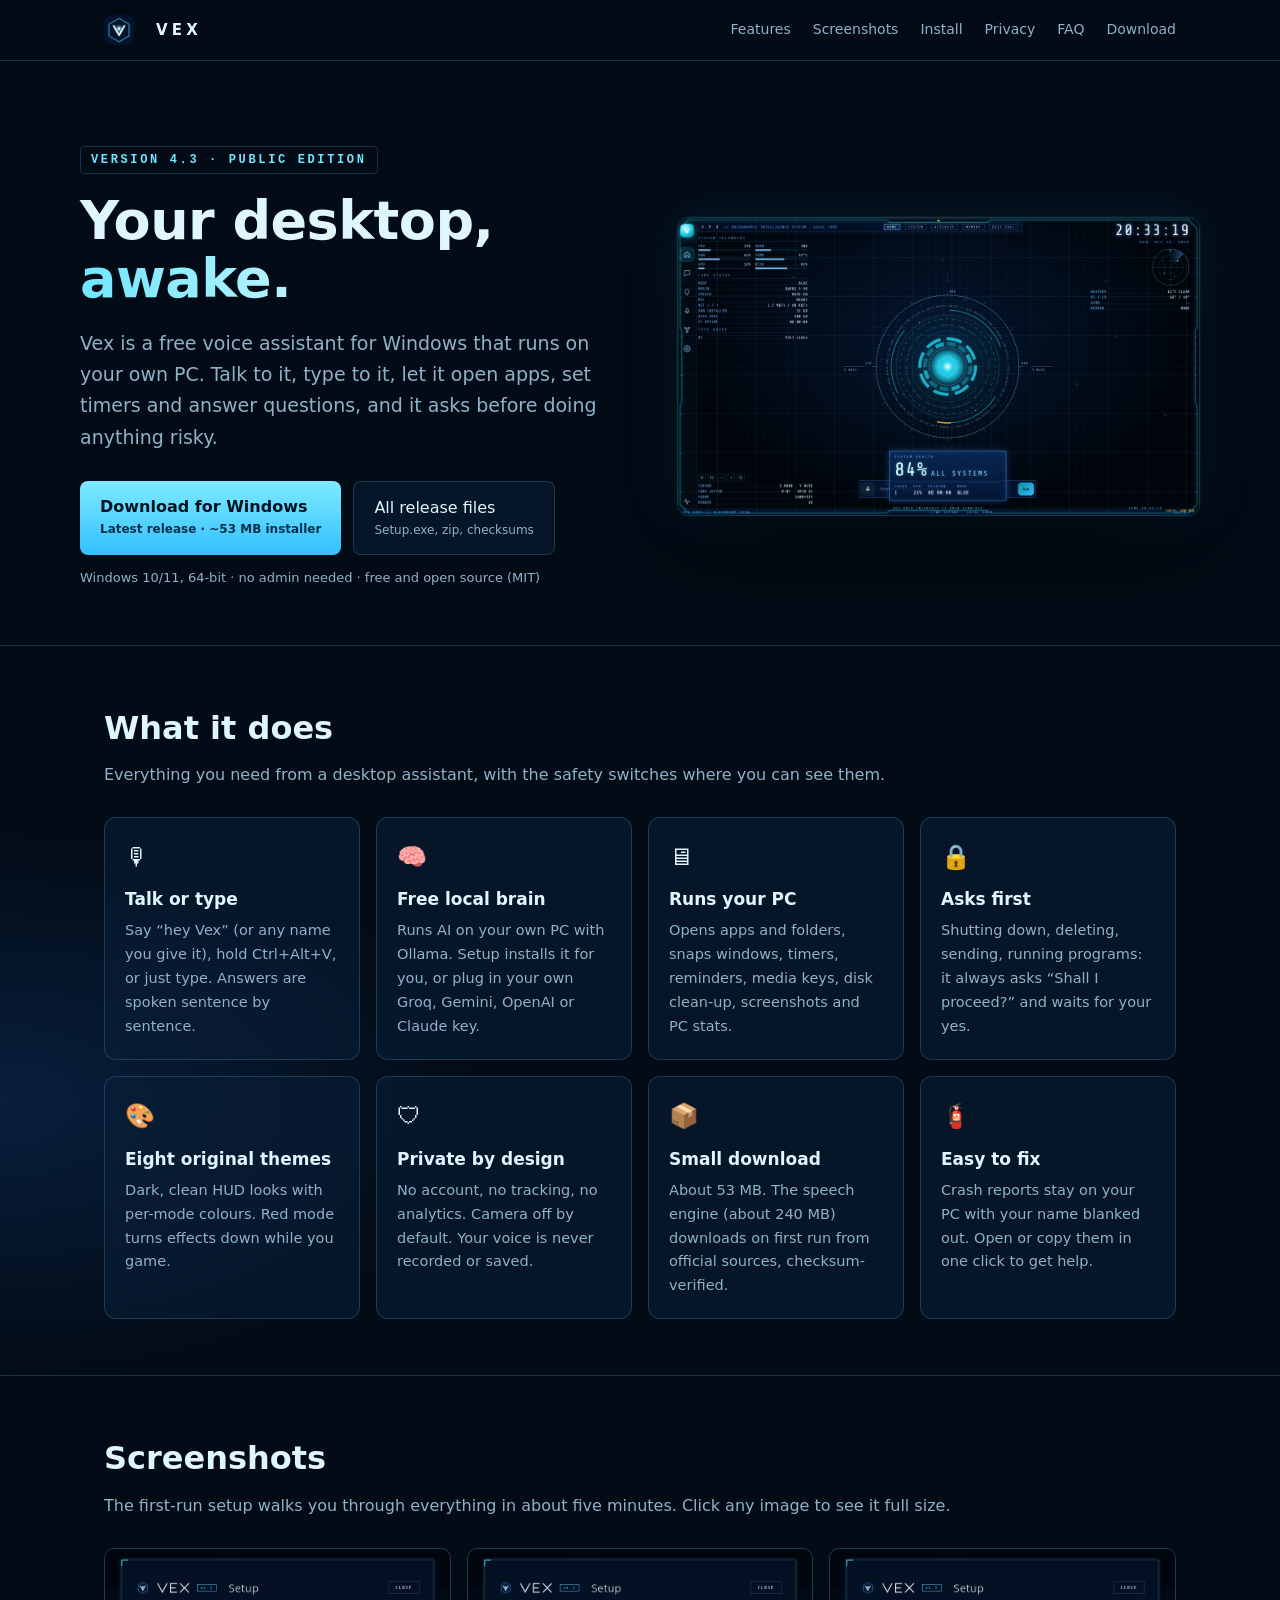
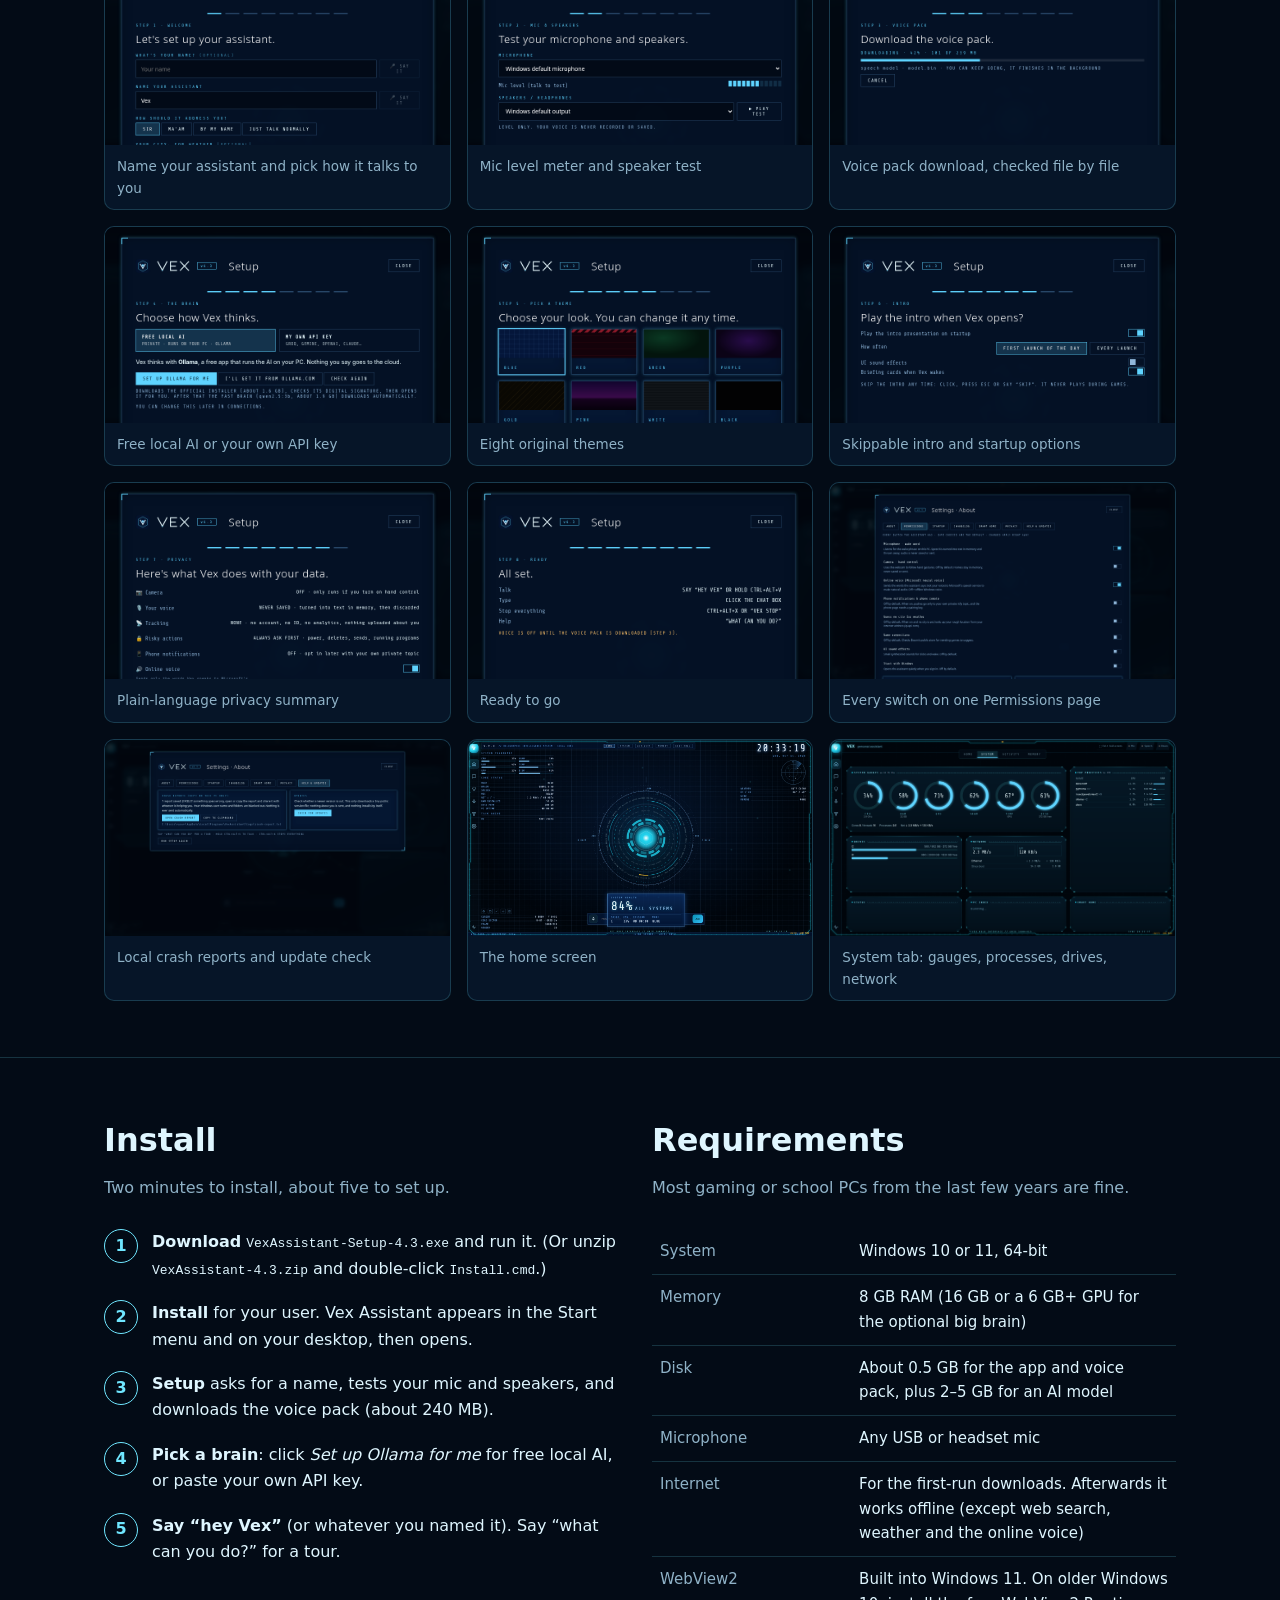
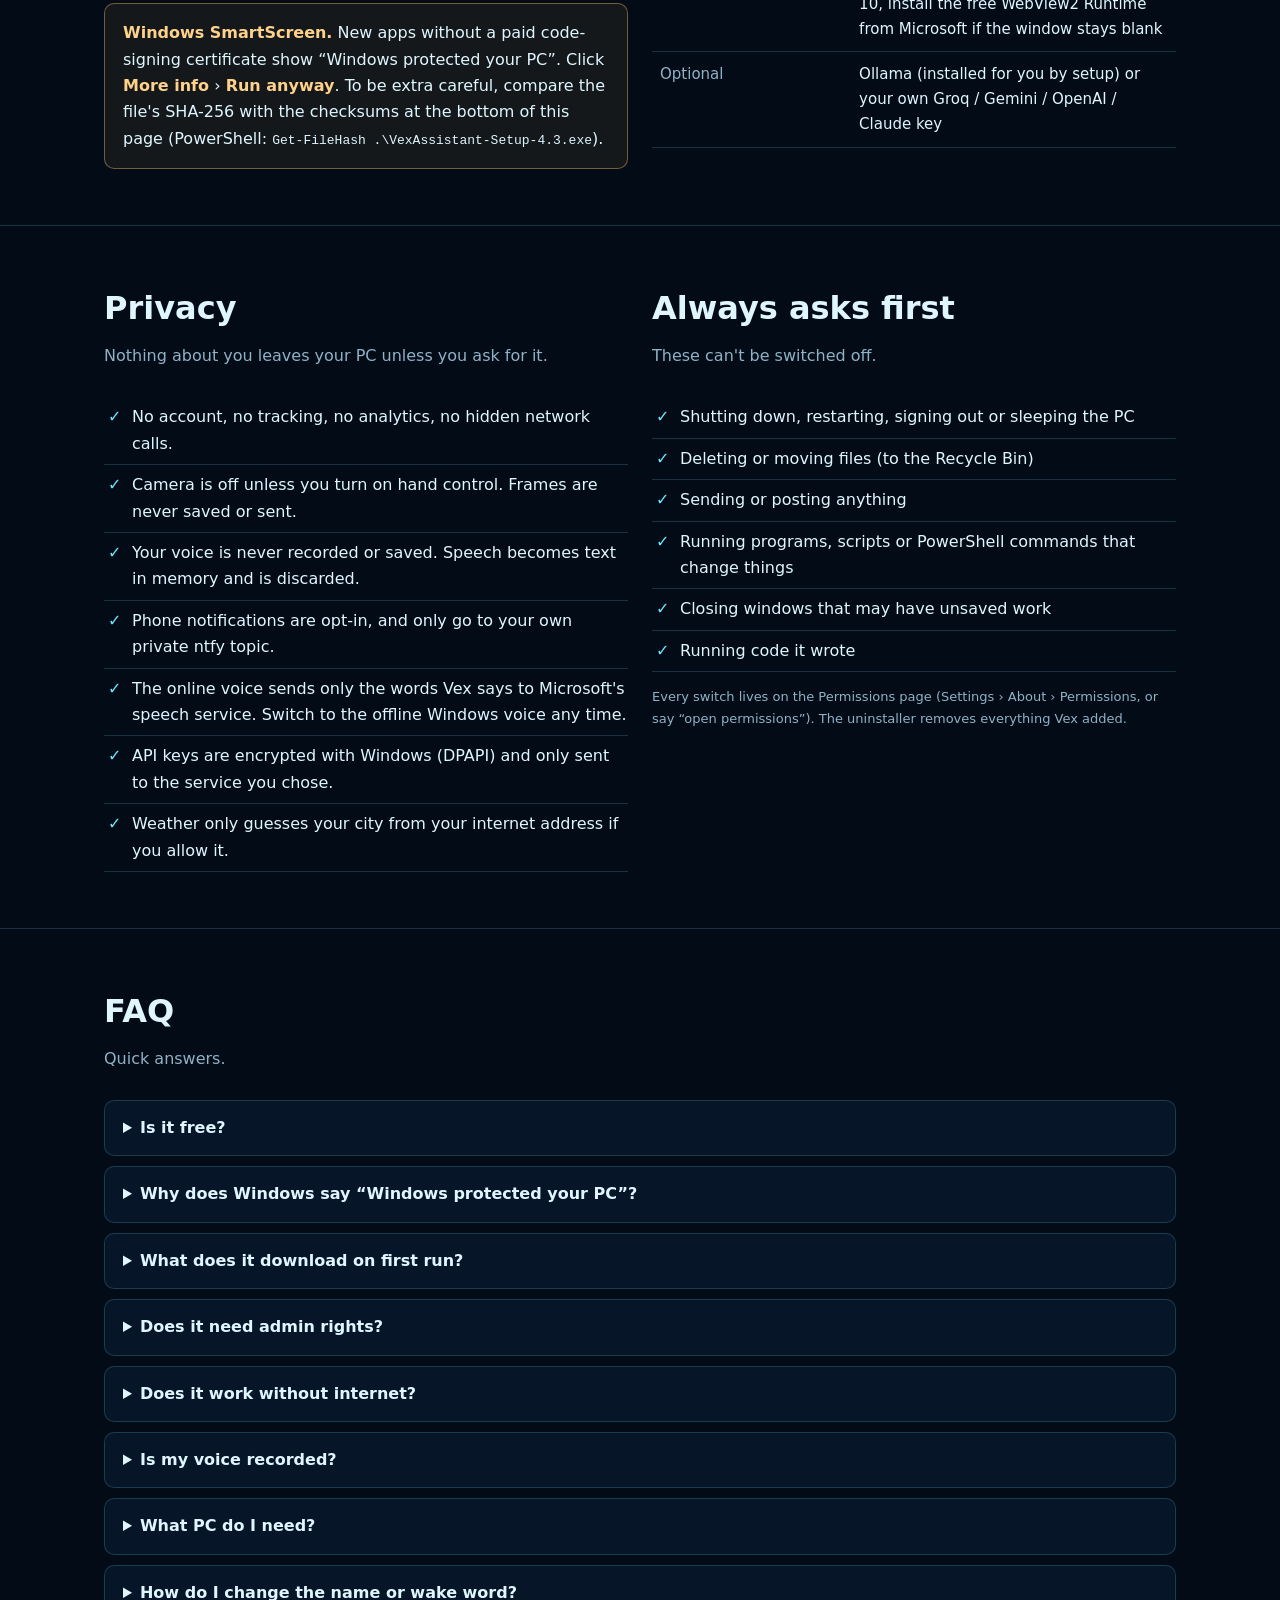
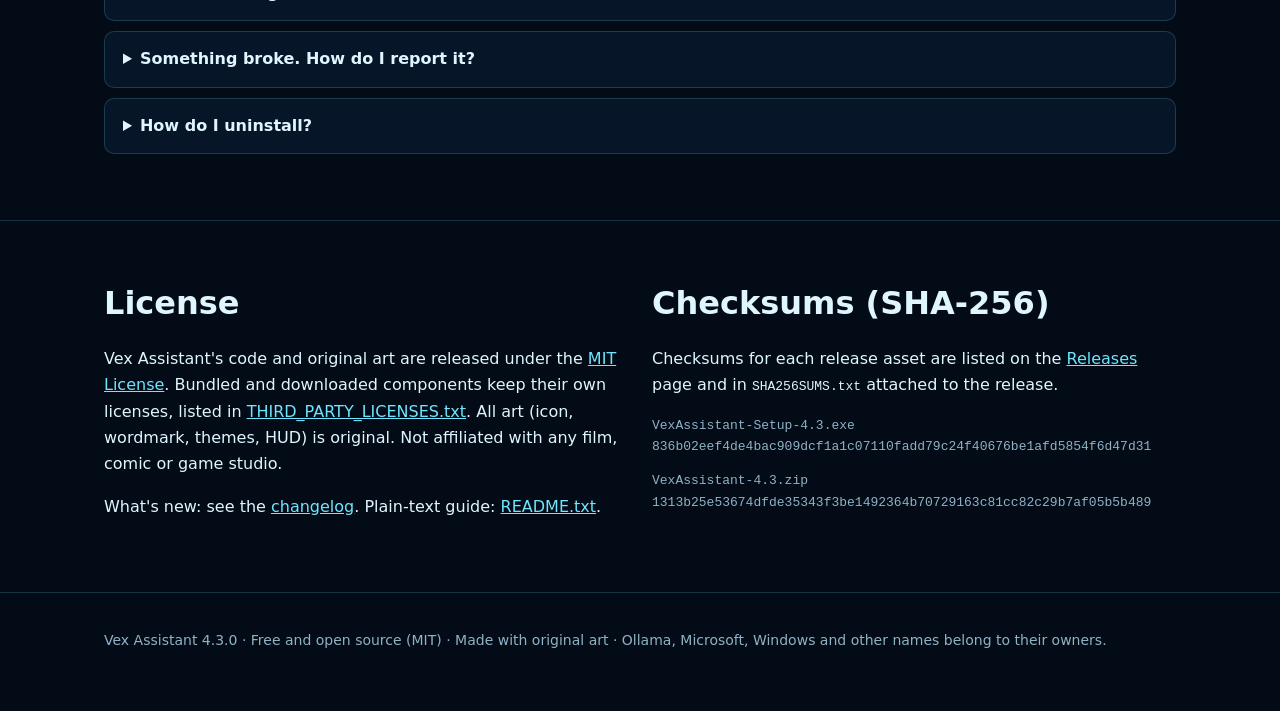
<file: docs/index.html>
<!doctype html>
<html lang="en"><head><meta charset="utf-8"><meta name="viewport" content="width=device-width,initial-scale=1">
<title>Vex Assistant 4.3 · a private voice assistant for Windows</title>
<meta name="description" content="Vex Assistant: a free, private voice assistant for your Windows PC. Local AI, original themes, asks before anything risky.">
<link rel="icon" href="assets/icon.png">
<style>
:root{--bg:#030b16;--bg2:#06152a;--ink:#dff6ff;--dim:#8fb2c7;--a:#6fe6ff;--a2:#2fb8ff;--line:rgba(111,230,255,.18);--card:rgba(10,32,58,.55)}
*{box-sizing:border-box}html{scroll-behavior:smooth}
body{margin:0;background:radial-gradient(1200px 600px at 70% -10%,#0b2c52 0,transparent 60%),radial-gradient(900px 500px at 0% 20%,#081f3d 0,transparent 55%),var(--bg);color:var(--ink);font:16px/1.65 "Segoe UI",system-ui,-apple-system,sans-serif}
a{color:var(--a)}.wrap{max-width:1120px;margin:0 auto;padding:0 24px}
nav{position:sticky;top:0;z-index:5;background:rgba(3,11,22,.82);backdrop-filter:blur(10px);border-bottom:1px solid var(--line)}
nav .wrap{display:flex;align-items:center;gap:22px;height:60px}nav b{letter-spacing:.28em;font-size:15px}nav img{width:30px;height:30px;border-radius:8px}
nav .sp{flex:1}nav a{color:var(--dim);text-decoration:none;font-size:14px}nav a:hover{color:var(--ink)}
.hero{padding:84px 0 56px;display:grid;grid-template-columns:1.05fr 1fr;gap:48px;align-items:center}
.tag{display:inline-block;font:600 12px/1 ui-monospace,Consolas,monospace;letter-spacing:.22em;color:var(--a);border:1px solid var(--line);padding:7px 10px;border-radius:4px}
h1{font-size:54px;line-height:1.08;margin:18px 0 14px;letter-spacing:-.01em}h1 span{background:linear-gradient(90deg,var(--a),#b7f3ff);-webkit-background-clip:text;background-clip:text;color:transparent}
.lead{color:var(--dim);font-size:19px;max-width:34em}
.btns{display:flex;flex-wrap:wrap;gap:12px;margin:28px 0 12px}
.btn{display:inline-flex;flex-direction:column;padding:13px 20px;border-radius:8px;text-decoration:none;border:1px solid var(--line);color:var(--ink);background:var(--card)}
.btn small{color:var(--dim);font-size:12px}.btn.p{background:linear-gradient(180deg,#7debff,#33bfff);color:#021220;border:0;font-weight:700}.btn.p small{color:#06314a}
.note{font-size:13px;color:var(--dim)}
.shot{border:1px solid var(--line);border-radius:12px;overflow:hidden;box-shadow:0 30px 80px rgba(0,0,0,.55),0 0 0 1px rgba(111,230,255,.05),0 0 60px rgba(47,184,255,.12)}.shot img{display:block;width:100%}
section{padding:56px 0;border-top:1px solid var(--line)}h2{font-size:32px;margin:0 0 8px}.sub{color:var(--dim);margin:0 0 28px}
.grid{display:grid;grid-template-columns:repeat(4,1fr);gap:16px}
.card{background:var(--card);border:1px solid var(--line);border-radius:12px;padding:20px}.card h3{margin:8px 0 6px;font-size:17px}.card p{margin:0;color:var(--dim);font-size:14.5px}.ic{font-size:24px}
.gal{display:grid;grid-template-columns:repeat(3,1fr);gap:16px}figure{margin:0;background:var(--card);border:1px solid var(--line);border-radius:10px;overflow:hidden}
figure img{display:block;width:100%;aspect-ratio:16/9.1;object-fit:cover;object-position:center top}figcaption{padding:10px 12px;font-size:13.5px;color:var(--dim)}
.two{display:grid;grid-template-columns:1fr 1fr;gap:24px}
ol.steps{counter-reset:s;list-style:none;padding:0;margin:0}ol.steps li{counter-increment:s;position:relative;padding:0 0 18px 48px}
ol.steps li:before{content:counter(s);position:absolute;left:0;top:0;width:32px;height:32px;border-radius:50%;border:1px solid var(--a);color:var(--a);display:grid;place-items:center;font-weight:700}
table{width:100%;border-collapse:collapse;font-size:15px}td{padding:10px 8px;border-bottom:1px solid var(--line);vertical-align:top}td:first-child{color:var(--dim);width:38%}
.warn{border:1px solid rgba(255,196,107,.4);background:rgba(255,196,107,.07);border-radius:10px;padding:16px 18px;margin-top:20px}.warn b{color:#ffd28c}
details{background:var(--card);border:1px solid var(--line);border-radius:10px;padding:14px 18px;margin-bottom:10px}summary{cursor:pointer;font-weight:600}details p{color:var(--dim);margin:10px 0 0}
ul.chk{list-style:none;padding:0;margin:0}ul.chk li{padding:7px 0 7px 28px;position:relative;border-bottom:1px solid var(--line)}ul.chk li:before{content:"✓";position:absolute;left:4px;color:var(--a)}
code,.mono{font-family:ui-monospace,Consolas,monospace;font-size:13px}.sum{word-break:break-all;color:var(--dim)}
footer{padding:36px 0 60px;color:var(--dim);font-size:14px;border-top:1px solid var(--line)}
@media(max-width:900px){.hero,.two{grid-template-columns:1fr}.grid{grid-template-columns:1fr 1fr}.gal{grid-template-columns:1fr 1fr}h1{font-size:40px}}
@media(max-width:560px){.grid,.gal{grid-template-columns:1fr}}
</style></head><body>
<nav><div class="wrap"><img src="assets/icon.png" alt=""><b>VEX</b><span class="sp"></span><a href="#features">Features</a><a href="#screens">Screenshots</a><a href="#install">Install</a><a href="#privacy">Privacy</a><a href="#faq">FAQ</a><a href="#download">Download</a></div></nav>
<header class="wrap hero">
 <div><span class="tag">VERSION 4.3 · PUBLIC EDITION</span>
  <h1>Your desktop, <span>awake.</span></h1>
  <p class="lead">Vex is a free voice assistant for Windows that runs on your own PC. Talk to it, type to it, let it open apps, set timers and answer questions, and it asks before doing anything risky.</p>
  <div class="btns" id="download"><a class="btn p" href="https://github.com/lazygamer1881/vex-assistant/releases/latest">Download for Windows<small>Latest release · ~53 MB installer</small></a><a class="btn" href="https://github.com/lazygamer1881/vex-assistant/releases/latest">All release files<small>Setup.exe, zip, checksums</small></a></div>
  <div class="note">Windows 10/11, 64-bit · no admin needed · free and open source (MIT)</div></div>
 <div class="shot"><img src="screenshots/app-home.png" alt="Vex home screen"></div>
</header>
<section id="features"><div class="wrap"><h2>What it does</h2><p class="sub">Everything you need from a desktop assistant, with the safety switches where you can see them.</p><div class="grid"><div class="card"><div class="ic">🎙</div><h3>Talk or type</h3><p>Say “hey Vex” (or any name you give it), hold Ctrl+Alt+V, or just type. Answers are spoken sentence by sentence.</p></div><div class="card"><div class="ic">🧠</div><h3>Free local brain</h3><p>Runs AI on your own PC with Ollama. Setup installs it for you, or plug in your own Groq, Gemini, OpenAI or Claude key.</p></div><div class="card"><div class="ic">🖥</div><h3>Runs your PC</h3><p>Opens apps and folders, snaps windows, timers, reminders, media keys, disk clean-up, screenshots and PC stats.</p></div><div class="card"><div class="ic">🔒</div><h3>Asks first</h3><p>Shutting down, deleting, sending, running programs: it always asks “Shall I proceed?” and waits for your yes.</p></div><div class="card"><div class="ic">🎨</div><h3>Eight original themes</h3><p>Dark, clean HUD looks with per-mode colours. Red mode turns effects down while you game.</p></div><div class="card"><div class="ic">🛡</div><h3>Private by design</h3><p>No account, no tracking, no analytics. Camera off by default. Your voice is never recorded or saved.</p></div><div class="card"><div class="ic">📦</div><h3>Small download</h3><p>About 53 MB. The speech engine (about 240 MB) downloads on first run from official sources, checksum-verified.</p></div><div class="card"><div class="ic">🧯</div><h3>Easy to fix</h3><p>Crash reports stay on your PC with your name blanked out. Open or copy them in one click to get help.</p></div></div></div></section>
<section id="screens"><div class="wrap"><h2>Screenshots</h2><p class="sub">The first-run setup walks you through everything in about five minutes. Click any image to see it full size.</p><div class="gal"><figure><a href="screenshots/wizard-1-welcome.png" target="_blank"><img loading="lazy" src="screenshots/wizard-1-welcome-crop.png" alt="Name your assistant and pick how it talks to you"></a><figcaption>Name your assistant and pick how it talks to you</figcaption></figure><figure><a href="screenshots/wizard-2-mic-speakers.png" target="_blank"><img loading="lazy" src="screenshots/wizard-2-mic-speakers-crop.png" alt="Mic level meter and speaker test"></a><figcaption>Mic level meter and speaker test</figcaption></figure><figure><a href="screenshots/wizard-3-voice-pack.png" target="_blank"><img loading="lazy" src="screenshots/wizard-3-voice-pack-crop.png" alt="Voice pack download, checked file by file"></a><figcaption>Voice pack download, checked file by file</figcaption></figure><figure><a href="screenshots/wizard-4-brain.png" target="_blank"><img loading="lazy" src="screenshots/wizard-4-brain-crop.png" alt="Free local AI or your own API key"></a><figcaption>Free local AI or your own API key</figcaption></figure><figure><a href="screenshots/wizard-5-theme.png" target="_blank"><img loading="lazy" src="screenshots/wizard-5-theme-crop.png" alt="Eight original themes"></a><figcaption>Eight original themes</figcaption></figure><figure><a href="screenshots/wizard-6-intro.png" target="_blank"><img loading="lazy" src="screenshots/wizard-6-intro-crop.png" alt="Skippable intro and startup options"></a><figcaption>Skippable intro and startup options</figcaption></figure><figure><a href="screenshots/wizard-7-privacy.png" target="_blank"><img loading="lazy" src="screenshots/wizard-7-privacy-crop.png" alt="Plain-language privacy summary"></a><figcaption>Plain-language privacy summary</figcaption></figure><figure><a href="screenshots/wizard-8-ready.png" target="_blank"><img loading="lazy" src="screenshots/wizard-8-ready-crop.png" alt="Ready to go"></a><figcaption>Ready to go</figcaption></figure><figure><a href="screenshots/settings-permissions.png" target="_blank"><img loading="lazy" src="screenshots/settings-permissions.png" alt="Every switch on one Permissions page"></a><figcaption>Every switch on one Permissions page</figcaption></figure><figure><a href="screenshots/settings-help-updates.png" target="_blank"><img loading="lazy" src="screenshots/settings-help-updates.png" alt="Local crash reports and update check"></a><figcaption>Local crash reports and update check</figcaption></figure><figure><a href="screenshots/app-home.png" target="_blank"><img loading="lazy" src="screenshots/app-home.png" alt="The home screen"></a><figcaption>The home screen</figcaption></figure><figure><a href="screenshots/app-system-tab.png" target="_blank"><img loading="lazy" src="screenshots/app-system-tab.png" alt="System tab: gauges, processes, drives, network"></a><figcaption>System tab: gauges, processes, drives, network</figcaption></figure></div></div></section>
<section id="install"><div class="wrap two">
 <div><h2>Install</h2><p class="sub">Two minutes to install, about five to set up.</p><ol class="steps">
  <li><b>Download</b> <code>VexAssistant-Setup-4.3.exe</code> and run it. (Or unzip <code>VexAssistant-4.3.zip</code> and double-click <code>Install.cmd</code>.)</li>
  <li><b>Install</b> for your user. Vex Assistant appears in the Start menu and on your desktop, then opens.</li>
  <li><b>Setup</b> asks for a name, tests your mic and speakers, and downloads the voice pack (about 240 MB).</li>
  <li><b>Pick a brain</b>: click <i>Set up Ollama for me</i> for free local AI, or paste your own API key.</li>
  <li><b>Say “hey Vex”</b> (or whatever you named it). Say “what can you do?” for a tour.</li></ol>
  <div class="warn"><b>Windows SmartScreen.</b> New apps without a paid code-signing certificate show “Windows protected your PC”. Click <b>More info</b> › <b>Run anyway</b>. To be extra careful, compare the file's SHA-256 with the checksums at the bottom of this page (PowerShell: <code>Get-FileHash .\VexAssistant-Setup-4.3.exe</code>).</div></div>
 <div id="req"><h2>Requirements</h2><p class="sub">Most gaming or school PCs from the last few years are fine.</p><table>
  <tr><td>System</td><td>Windows 10 or 11, 64-bit</td></tr><tr><td>Memory</td><td>8 GB RAM (16 GB or a 6 GB+ GPU for the optional big brain)</td></tr>
  <tr><td>Disk</td><td>About 0.5 GB for the app and voice pack, plus 2–5 GB for an AI model</td></tr><tr><td>Microphone</td><td>Any USB or headset mic</td></tr>
  <tr><td>Internet</td><td>For the first-run downloads. Afterwards it works offline (except web search, weather and the online voice)</td></tr>
  <tr><td>WebView2</td><td>Built into Windows 11. On older Windows 10, install the free WebView2 Runtime from Microsoft if the window stays blank</td></tr>
  <tr><td>Optional</td><td>Ollama (installed for you by setup) or your own Groq / Gemini / OpenAI / Claude key</td></tr></table></div>
</div></section>
<section id="privacy"><div class="wrap two">
 <div><h2>Privacy</h2><p class="sub">Nothing about you leaves your PC unless you ask for it.</p><ul class="chk">
  <li>No account, no tracking, no analytics, no hidden network calls.</li><li>Camera is off unless you turn on hand control. Frames are never saved or sent.</li>
  <li>Your voice is never recorded or saved. Speech becomes text in memory and is discarded.</li><li>Phone notifications are opt-in, and only go to your own private ntfy topic.</li>
  <li>The online voice sends only the words Vex says to Microsoft's speech service. Switch to the offline Windows voice any time.</li>
  <li>API keys are encrypted with Windows (DPAPI) and only sent to the service you chose.</li><li>Weather only guesses your city from your internet address if you allow it.</li></ul></div>
 <div><h2>Always asks first</h2><p class="sub">These can't be switched off.</p><ul class="chk">
  <li>Shutting down, restarting, signing out or sleeping the PC</li><li>Deleting or moving files (to the Recycle Bin)</li><li>Sending or posting anything</li>
  <li>Running programs, scripts or PowerShell commands that change things</li><li>Closing windows that may have unsaved work</li><li>Running code it wrote</li></ul>
  <p class="note" style="margin-top:14px">Every switch lives on the Permissions page (Settings › About › Permissions, or say “open permissions”). The uninstaller removes everything Vex added.</p></div>
</div></section>
<section id="faq"><div class="wrap"><h2>FAQ</h2><p class="sub">Quick answers.</p><details><summary>Is it free?</summary><p>Yes. Vex Assistant is free and open source under the MIT license. The local Ollama brain is free too. If you choose a paid cloud AI key, you pay that service directly. Vex never buys anything.</p></details><details><summary>Why does Windows say “Windows protected your PC”?</summary><p>That's SmartScreen. It appears for new apps that aren't signed with a paid code-signing certificate. Click <b>More info</b>, then <b>Run anyway</b>. You can check the download against the SHA-256 checksums below first.</p></details><details><summary>What does it download on first run?</summary><p>Only when you click: the voice pack (about 240 MB) from PyPI, Hugging Face and alphacephei.com, and optionally the official Ollama installer from ollama.com (about 1.6 GB) plus an AI model (1.9 GB for the fast brain). Every voice-pack file is checked against a fixed SHA-256, and the Ollama installer's digital signature is checked before it runs.</p></details><details><summary>Does it need admin rights?</summary><p>No. It installs for your Windows user only, into %LOCALAPPDATA%\Programs\VexAssistant. (The Ollama installer may ask for permission on its own.)</p></details><details><summary>Does it work without internet?</summary><p>After setup, yes: wake word, speech recognition and the local brain all run on your PC. The default voice is an online Microsoft voice; switch to the offline Windows voice in Permissions. Web search and weather need internet.</p></details><details><summary>Is my voice recorded?</summary><p>No. Audio is turned into text in memory and thrown away. There's no voice recording, no captions of what you say, and no mic waveform.</p></details><details><summary>What PC do I need?</summary><p>Windows 10 or 11 (64-bit), 8 GB RAM, a microphone. A graphics card with 6 GB or more (or 16 GB RAM) is nice for the optional big brain.</p></details><details><summary>How do I change the name or wake word?</summary><p>Run setup again from Settings › About › Help & updates (or say “run setup”). The wake phrase follows the name: “hey Nova”.</p></details><details><summary>Something broke. How do I report it?</summary><p>Settings › About › Help & updates › Copy crash report, then paste it wherever you're asking for help. Nothing is sent automatically.</p></details><details><summary>How do I uninstall?</summary><p>Settings › Apps › Installed apps › Vex Assistant › Uninstall. It removes everything it added. Ollama is a separate app; remove it the same way if you want.</p></details></div></section>
<section id="license"><div class="wrap two">
 <div><h2>License</h2><p>Vex Assistant's code and original art are released under the <a href="../LICENSE">MIT License</a>. Bundled and downloaded components keep their own licenses, listed in <a href="../THIRD_PARTY_LICENSES.txt">THIRD_PARTY_LICENSES.txt</a>. All art (icon, wordmark, themes, HUD) is original. Not affiliated with any film, comic or game studio.</p>
  <p>What's new: see the <a href="../CHANGELOG.md">changelog</a>. Plain-text guide: <a href="../README.md">README.txt</a>.</p></div>
 <div><h2>Checksums (SHA-256)</h2><p>Checksums for each release asset are listed on the <a href="https://github.com/lazygamer1881/vex-assistant/releases/latest">Releases</a> page and in <code>SHA256SUMS.txt</code> attached to the release.</p><p class="mono sum">VexAssistant-Setup-4.3.exe<br>836b02eef4de4bac909dcf1a1c07110fadd79c24f40676be1afd5854f6d47d31</p><p class="mono sum">VexAssistant-4.3.zip<br>1313b25e53674dfde35343f3be1492364b70729163c81cc82c29b7af05b5b489</p></div>
</div></section>
<footer><div class="wrap">Vex Assistant 4.3.0 · Free and open source (MIT) · Made with original art · Ollama, Microsoft, Windows and other names belong to their owners.</div></footer>
</body></html>
</file>
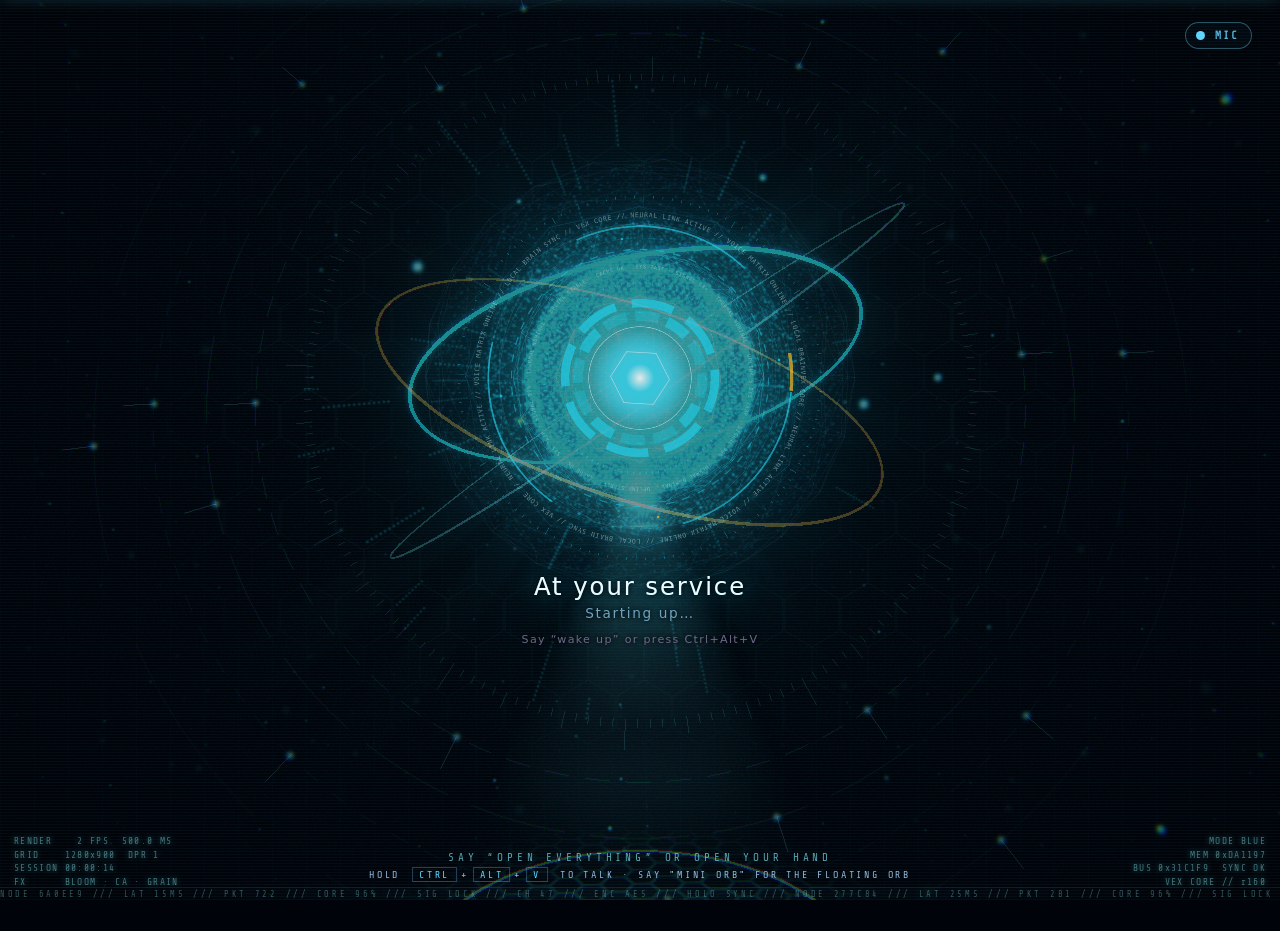
<file: app/vex/ui/index.html>
<!doctype html>
<html><head><script>document.write('<script src="brand_cfg.js?'+Date.now()+'"><\/script>')</script><script src="brand.js"></script><script>(function(){let m="full";try{m=localStorage.getItem("vexMotion")||"full";}catch(e){}const os=matchMedia("(prefers-reduced-motion:reduce)").matches,rm=m=="reduced"||(m=="auto"&&os);document.documentElement.classList.toggle("rm",rm);window.vexRM=()=>rm;window.__osRM=os;})();</script><meta charset="utf-8"><title>Vex</title>
<style>
:root{--bg:#0a0a10;--panel:#12121b;--panel2:#181826;--line:#25233a;--text:#ece9ff;--dim:#8f8aa8;--p:#8b5cf6;--p2:#a855f7;--p3:#c084fc;--ok:#34d399;--warn:#fbbf24}
*{box-sizing:border-box}html,body{margin:0;height:100%;background:var(--bg);color:var(--text);font-family:"Segoe UI",Inter,system-ui,sans-serif;overflow:hidden;user-select:none}
#app{display:flex;height:100%}
nav{width:76px;background:#0d0d15;border-right:1px solid var(--line);display:flex;flex-direction:column;align-items:center;padding:18px 0;gap:10px}
.logo{width:42px;height:42px;border-radius:13px;background:radial-gradient(circle at 35% 30%,#d8b4fe,#8b5cf6 55%,#4c1d95);box-shadow:0 0 22px #8b5cf688;margin-bottom:18px;display:grid;place-items:center;font-weight:800;font-size:20px;color:#fff}
.nb{width:48px;height:48px;border-radius:14px;display:grid;place-items:center;color:var(--dim);cursor:pointer;transition:.15s;position:relative}
.nb:hover{background:var(--panel2);color:var(--text)}.nb.on{background:linear-gradient(135deg,#8b5cf633,#a855f722);color:var(--p3)}
.nb.on:before{content:"";position:absolute;left:-14px;top:12px;width:4px;height:24px;border-radius:4px;background:var(--p2);box-shadow:0 0 10px var(--p2)}
.nb svg{width:22px;height:22px}.nb .tip{position:absolute;left:58px;background:#1d1b2c;padding:4px 9px;border-radius:7px;font-size:12px;opacity:0;pointer-events:none;white-space:nowrap;transition:.15s}.nb:hover .tip{opacity:1}
.spacer{flex:1}
main{flex:1;display:flex;flex-direction:column;min-width:0}
header{height:58px;display:flex;align-items:center;padding:0 26px;gap:12px;border-bottom:1px solid var(--line)}
header h1{font-size:17px;margin:0;font-weight:700;letter-spacing:.5px}header h1 span{color:var(--dim);font-weight:400;font-size:13px;margin-left:8px}
.chips{margin-left:auto;display:flex;gap:8px}.chip{font-size:12px;padding:5px 10px;border-radius:20px;background:var(--panel);border:1px solid var(--line);color:var(--dim);display:flex;align-items:center;gap:6px}
.dot{width:7px;height:7px;border-radius:50%;background:#555}.dot.g{background:var(--ok);box-shadow:0 0 6px var(--ok)}.dot.y{background:var(--warn)}.dot.p{background:var(--p2);box-shadow:0 0 6px var(--p2)}
.page{flex:1;display:none;min-height:0}.page.on{display:flex}
#home{gap:0}
.stage{flex:1;display:flex;flex-direction:column;align-items:center;justify-content:center;position:relative;min-width:0}
#orb{width:380px;height:380px}
#stateText{font-size:15px;color:var(--dim);margin-top:4px;height:22px;letter-spacing:.3px}
#hint{font-size:12px;color:#6d6888;margin-top:6px}
.inputbar{position:absolute;bottom:22px;left:50%;transform:translateX(-50%);width:min(560px,90%);display:flex;gap:8px;background:var(--panel);border:1px solid var(--line);border-radius:16px;padding:6px}
.inputbar input{flex:1;background:transparent;border:0;outline:0;color:var(--text);font-size:14px;padding:8px 10px;user-select:text}
.btn{background:var(--panel2);border:1px solid var(--line);color:var(--text);border-radius:11px;padding:8px 14px;font-size:13px;cursor:pointer}
.btn:hover{border-color:var(--p)}.btn.p{background:linear-gradient(135deg,#8b5cf6,#a855f7);border:0;font-weight:600}
.mic{width:40px;height:40px;padding:0;display:grid;place-items:center;border-radius:12px}.mic svg{width:18px}
aside{width:340px;border-left:1px solid var(--line);display:flex;flex-direction:column;background:#0c0c14}
aside h3{margin:0;padding:16px 18px 10px;font-size:12px;letter-spacing:1.5px;color:var(--dim);font-weight:600}
#log{flex:1;overflow-y:auto;padding:0 14px 14px;display:flex;flex-direction:column;gap:8px}
.m{max-width:88%;padding:9px 12px;border-radius:14px;font-size:13.5px;line-height:1.4;user-select:text;animation:in .2s}
.m.you{align-self:flex-end;background:#232036;border-bottom-right-radius:4px}.m.vex{align-self:flex-start;background:linear-gradient(135deg,#8b5cf62b,#a855f71f);border:1px solid #8b5cf644;border-bottom-left-radius:4px}
.m small{display:block;font-size:10px;color:var(--dim);margin-bottom:2px;letter-spacing:.5px}
@keyframes in{from{opacity:0;transform:translateY(5px)}}
.scroll{flex:1;overflow-y:auto;padding:26px 34px}
.grid{display:grid;grid-template-columns:repeat(auto-fill,minmax(300px,1fr));gap:14px}
.card{background:var(--panel);border:1px solid var(--line);border-radius:16px;padding:16px 18px}
.card h4{margin:0 0 10px;font-size:14px;color:var(--p3)}.card div{font-size:13px;color:#cfcae6;padding:4px 0;border-bottom:1px dashed #23213400}
.card div b{color:var(--text);font-weight:600}.card div i{color:var(--dim);font-style:normal}
.form{max-width:760px;display:grid;grid-template-columns:220px 1fr;gap:12px 18px;align-items:center}
.form label{font-size:13px;color:#cfcae6}.form small{grid-column:2;color:var(--dim);font-size:11.5px;margin-top:-8px}
.form input,.form select{background:var(--panel);border:1px solid var(--line);border-radius:10px;color:var(--text);padding:9px 11px;font-size:13px;outline:0;user-select:text;width:100%}
.form input:focus,.form select:focus{border-color:var(--p)}
.sect{grid-column:1/-1;font-size:11px;letter-spacing:1.6px;color:var(--p3);margin-top:14px;border-top:1px solid var(--line);padding-top:16px}
.toggle{width:44px;height:24px;border-radius:20px;background:#2a2840;position:relative;cursor:pointer}.toggle.on{background:var(--p)}
.toggle:after{content:"";position:absolute;top:3px;left:3px;width:18px;height:18px;border-radius:50%;background:#fff;transition:.15s}.toggle.on:after{left:23px}
.phv{font-size:13px;color:#cfcae6;display:flex;align-items:center;gap:8px;flex-wrap:wrap}.sel{user-select:text;font-family:Consolas,monospace}
.qr{background:#fff;border-radius:12px;padding:4px;line-height:0}.qr svg{width:220px;height:220px}
#saveMsg{color:var(--ok);font-size:13px;margin-left:12px}
.md p{margin:0 0 8px}.md p:last-child{margin-bottom:0}.md h3,.md h4,.md h5,.md h6{margin:10px 0 6px;color:var(--p3)}.md ul,.md ol{margin:4px 0 8px;padding-left:22px}.md li{margin:2px 0}
.md code{background:#1f1c33;padding:1px 6px;border-radius:6px;font-family:Consolas,monospace;font-size:.92em;color:#e9d5ff}
.md .code{background:#0b0a14;border:1px solid var(--line);border-radius:12px;margin:8px 0;overflow:hidden}.md .codeh{display:flex;justify-content:space-between;align-items:center;padding:5px 10px;background:#15132a;font-size:11px;color:var(--dim)}
.md pre{margin:0;padding:12px;overflow-x:auto}.md pre code{background:none;padding:0;color:#e5e1ff;font-size:12.5px;line-height:1.5}
.copy{background:#24203d;border:1px solid var(--line);color:var(--text);border-radius:7px;font-size:11px;padding:3px 9px;cursor:pointer}.copy:hover{border-color:var(--p)}
.md table{border-collapse:collapse;margin:8px 0;font-size:13px}.md th,.md td{border:1px solid var(--line);padding:5px 9px}.md th{background:#1a1730}
.md blockquote{border-left:3px solid var(--p);margin:6px 0;padding:2px 10px;color:#cfcae6}.md a{color:var(--p3)}

#orb{width:250px;height:250px}
.dash{flex:1;overflow-y:auto;padding:22px 26px;display:grid;grid-template-columns:repeat(3,minmax(0,1fr));grid-auto-rows:min-content;gap:14px}
.w{background:var(--panel);border:1px solid var(--line);border-radius:18px;padding:16px 18px;min-width:0}
.w h4{margin:0 0 10px;font-size:12px;letter-spacing:1.4px;color:var(--dim);font-weight:600;display:flex;align-items:center;gap:8px}
.w.hero{grid-column:1/3;grid-row:span 2;display:flex;flex-direction:column;align-items:center;justify-content:center;background:radial-gradient(ellipse at 50% 40%,#2a1650 0%,var(--panel) 65%);position:relative;padding:18px}
#greet{font-size:24px;font-weight:700;margin-top:2px;background:linear-gradient(90deg,#f3e8ff,#c084fc);-webkit-background-clip:text;color:transparent}
.hero .inputbar{position:static;transform:none;margin-top:14px;width:min(560px,96%)}
.wx{display:flex;align-items:center;gap:14px}.wx .t{font-size:38px;font-weight:700}.wx .d{color:#cfcae6;font-size:13px;line-height:1.5}
.days{display:flex;gap:8px;margin-top:10px}.days div{flex:1;background:var(--panel2);border-radius:10px;padding:6px;font-size:11.5px;text-align:center;color:#cfcae6}
.li{display:flex;align-items:center;gap:8px;padding:6px 0;font-size:13.5px;border-bottom:1px solid #1d1b2c}.li:last-child{border:0}
.li .x{margin-left:auto;color:var(--dim);cursor:pointer;opacity:.0}.li:hover .x{opacity:1}
.cb{width:17px;height:17px;border-radius:6px;border:2px solid var(--p);cursor:pointer;flex:none}.cb.on{background:var(--p);box-shadow:0 0 8px var(--p)}
.done{text-decoration:line-through;color:var(--dim)}
.mini{display:flex;gap:6px;margin-top:8px}.mini input{flex:1;min-width:0;background:var(--panel2);border:1px solid var(--line);border-radius:9px;color:var(--text);padding:7px 9px;font-size:12.5px;outline:0;user-select:text}
.bar{height:7px;border-radius:5px;background:#24213a;overflow:hidden;margin:4px 0 10px}.bar i{display:block;height:100%;background:linear-gradient(90deg,#8b5cf6,#c084fc);box-shadow:0 0 8px #a855f7}
.stat{font-size:12.5px;color:#cfcae6;display:flex;justify-content:space-between}
.rc{padding:7px 9px;border-radius:10px;font-size:13px;cursor:pointer;color:#cfcae6;white-space:nowrap;overflow:hidden;text-overflow:ellipsis}.rc:hover{background:var(--panel2);color:var(--text)}
#notif{position:fixed;top:70px;right:22px;z-index:9;display:flex;flex-direction:column;gap:8px}.toast{background:linear-gradient(135deg,#2b1a55,#1a1530);border:1px solid #8b5cf6aa;border-radius:14px;padding:12px 16px;max-width:340px;box-shadow:0 0 30px #8b5cf655;font-size:13.5px;animation:in .2s}
.toast b{color:var(--p3);display:block;margin-bottom:3px}
/* chat */
#chat{min-height:0}
.clist{width:250px;border-right:1px solid var(--line);background:#0c0c14;display:flex;flex-direction:column;padding:12px;gap:6px;min-height:0}
.clist .items{flex:1;overflow-y:auto;display:flex;flex-direction:column;gap:2px}
.ci{padding:8px 10px;border-radius:10px;font-size:13px;color:#cfcae6;cursor:pointer;display:flex;gap:6px;align-items:center}.ci span{flex:1;white-space:nowrap;overflow:hidden;text-overflow:ellipsis}
.ci:hover{background:var(--panel2)}.ci.on{background:linear-gradient(135deg,#8b5cf633,#a855f722);color:var(--text)}.ci .x{opacity:0;color:var(--dim)}.ci:hover .x{opacity:1}
.cmain{flex:1;display:flex;flex-direction:column;min-width:0;position:relative}
#msgs{flex:1;overflow-y:auto;padding:48px 0 24px}
.cm{max-width:820px;margin:0 auto 18px;padding:0 28px;display:flex;gap:12px;user-select:text}
.av{width:30px;height:30px;border-radius:10px;flex:none;display:grid;place-items:center;font-size:13px;font-weight:700}
.cm.you .av{background:#2a2740}.cm.vex .av{background:radial-gradient(circle at 35% 30%,#d8b4fe,#8b5cf6 55%,#4c1d95);box-shadow:0 0 12px #8b5cf699}
.bub{flex:1;min-width:0;font-size:14.5px;line-height:1.55}.cm.you .bub{background:#1d1a2e;border-radius:14px;padding:10px 14px;flex:0 1 auto;margin-left:auto}
.cm.you{flex-direction:row-reverse}
.meta{font-size:11px;color:var(--dim);margin-top:6px;display:flex;gap:10px;align-items:center}.meta .copy{opacity:.6}.cm:hover .meta .copy{opacity:1}
.confirm{margin-top:10px;display:flex;gap:8px;align-items:center;font-size:13px;background:#2a1c10;border:1px solid #fbbf2466;border-radius:12px;padding:9px 12px;color:#fde68a}
.confirm .btn{padding:6px 14px}
.typing{display:inline-flex;gap:4px;padding:6px 0}.typing i{width:7px;height:7px;border-radius:50%;background:var(--p3);animation:bl 1s infinite}.typing i:nth-child(2){animation-delay:.15s}.typing i:nth-child(3){animation-delay:.3s}
@keyframes bl{50%{opacity:.25;transform:translateY(-3px)}}
.composer{max-width:820px;width:calc(100% - 56px);margin:0 auto 18px;display:flex;gap:8px;align-items:flex-end;background:var(--panel);border:1px solid var(--line);border-radius:18px;padding:8px;box-shadow:0 0 30px #8b5cf61a}
.composer:focus-within{border-color:#8b5cf6aa}
.composer textarea{flex:1;background:transparent;border:0;outline:0;color:var(--text);font:14.5px "Segoe UI",system-ui;resize:none;max-height:220px;padding:8px 10px;user-select:text}
.empty{text-align:center;margin-top:12vh;color:var(--dim)}.empty h2{color:var(--text);font-size:26px;margin:10px 0 18px}
.sugg{display:grid;grid-template-columns:repeat(2,minmax(0,260px));gap:10px;justify-content:center;margin-top:10px}.sugg div{background:var(--panel);border:1px solid var(--line);border-radius:14px;padding:12px;font-size:13px;cursor:pointer;text-align:left;color:#cfcae6}.sugg div:hover{border-color:var(--p)}
.brainchip{position:absolute;top:10px;right:18px;font-size:11.5px;color:var(--dim);background:var(--panel);border:1px solid var(--line);border-radius:20px;padding:4px 10px}
/* memory */
.memrow{display:flex;gap:8px;align-items:center;margin-bottom:8px}.memrow input{flex:1;background:var(--panel);border:1px solid var(--line);border-radius:10px;color:var(--text);padding:9px 11px;font-size:13.5px;outline:0;user-select:text}
::-webkit-scrollbar{width:8px}::-webkit-scrollbar-thumb{background:#2a2840;border-radius:8px}

/* ===== Vex 2.2 holographic HUD (original) ===== */
:root{--bg:#03080f;--panel:rgba(8,24,38,.62);--panel2:#0b2233;--line:rgba(56,189,248,.22);--text:#dff6ff;--dim:#6fa3bd;--p:#22d3ee;--p2:#38bdf8;--p3:#7dd3fc}
body{background:radial-gradient(ellipse at 50% 35%,#06263a 0%,#03080f 60%)}
nav,aside{background:rgba(3,12,20,.85)!important}
.logo{background:radial-gradient(circle at 35% 30%,#cffafe,#22d3ee 50%,#0c4a6e)!important;box-shadow:0 0 22px #22d3ee88!important}
.nb.on{background:linear-gradient(135deg,#22d3ee33,#38bdf822)!important}
.btn.p{background:linear-gradient(135deg,#0891b2,#38bdf8)!important;color:#011}
header h1{color:#a5f3fc;text-shadow:0 0 10px #22d3ee88}
.dash.hud{position:relative;grid-template-columns:minmax(0,1fr) minmax(0,1.6fr) minmax(0,1fr);grid-template-areas:"clk hero wx" "stats hero sys" "rem hero todo" "home recent log" "feed feed mem"}
#wFeed{grid-area:feed}#wMem{grid-area:mem}.fi{display:flex;gap:10px;padding:4px 0;border-bottom:1px dashed rgba(56,189,248,.12)}.fi b{color:#67e8f9;font-weight:500;min-width:64px}
.dash.hud:before{content:"";position:fixed;inset:0;pointer-events:none;z-index:0;background:
 linear-gradient(rgba(56,189,248,.05) 1px,transparent 1px) 0 0/34px 34px,linear-gradient(90deg,rgba(56,189,248,.05) 1px,transparent 1px) 0 0/34px 34px,
 repeating-linear-gradient(0deg,rgba(0,0,0,.18) 0 1px,transparent 1px 3px)}
.dash.hud:after{content:"";position:fixed;left:0;right:0;top:0;height:120px;pointer-events:none;background:linear-gradient(transparent,rgba(56,189,248,.06),transparent);animation:sweep 9s linear infinite;will-change:transform}
@keyframes sweep{from{transform:translateY(-120px)}to{transform:translateY(100vh)}}
.hud .w{position:relative;z-index:1;border-radius:6px;background:var(--panel);border:1px solid var(--line);box-shadow:inset 0 0 24px rgba(34,211,238,.05);clip-path:polygon(0 0,calc(100% - 14px) 0,100% 14px,100% 100%,14px 100%,0 calc(100% - 14px))}
.hud .w h4{color:#67e8f9;letter-spacing:2.2px;font-size:11px}.hud .w h4:before{content:"";width:6px;height:6px;background:#22d3ee;box-shadow:0 0 8px #22d3ee}
.hud .w.hero{grid-area:hero;background:radial-gradient(circle at 50% 42%,rgba(14,116,144,.35),transparent 62%);border-color:transparent;box-shadow:none;clip-path:none}
#wClock{grid-area:clk}#wWx{grid-area:wx}.hud .wide{grid-area:log}
.big{font:300 46px/1 "Segoe UI",system-ui;color:#e0faff;text-shadow:0 0 16px #22d3ee99;letter-spacing:2px}.sub{color:var(--dim);margin-top:6px;letter-spacing:1px}
#greet{background:linear-gradient(90deg,#e0f2fe,#22d3ee)!important;-webkit-background-clip:text!important}
.bar{background:rgba(56,189,248,.12)!important}.bar i{background:linear-gradient(90deg,#0891b2,#67e8f9)!important;box-shadow:0 0 8px #22d3ee}
.kv{display:flex;justify-content:space-between;font-size:13px;padding:3px 0;border-bottom:1px dashed rgba(56,189,248,.12)}.kv b{color:#a5f3fc;font-weight:500}

/* ===== Vex 2.6 clean dashboard ===== */
.dash.hud:after{display:none}
.dash.hud:before{opacity:.35}
#home.on{flex-direction:column}#home .dash.hud{flex:1;overflow:auto}
.tabs{flex:none;align-self:center;display:flex;gap:6px;justify-content:center;margin:2px 0 14px;position:relative;z-index:2}
.tabs button{background:transparent;border:1px solid rgba(56,189,248,.18);color:var(--dim);padding:7px 18px;border-radius:999px;font:500 13px "Segoe UI",system-ui;letter-spacing:.6px;cursor:pointer}
.tabs button.on{background:rgba(34,211,238,.12);color:#cffafe;border-color:rgba(34,211,238,.5)}
.dash.hud{gap:16px!important;align-content:start}
.dash.hud .w{display:none;padding:18px 20px!important;min-width:0;overflow:hidden}
.dash.hud[data-tab=home] .w[data-t~=home],.dash.hud[data-tab=system] .w[data-t~=system],.dash.hud[data-tab=activity] .w[data-t~=activity],.dash.hud[data-tab=memory] .w[data-t~=memory]{display:block}
.dash.hud[data-tab=home]{grid-template-columns:minmax(0,1fr) minmax(0,1.7fr) minmax(0,1fr);grid-template-areas:"clk hero todo" "rem hero log"}
.dash.hud[data-tab=system]{grid-template-columns:repeat(2,minmax(0,1fr));grid-template-areas:"stats sys" "idx home"}
.dash.hud[data-tab=activity]{grid-template-columns:minmax(0,1.3fr) minmax(0,1fr);grid-template-areas:"feed log" "feed recent"}
.dash.hud[data-tab=memory]{grid-template-columns:repeat(2,minmax(0,1fr));grid-template-areas:"mem notes"}
#wClock{grid-area:clk}#wRem{grid-area:rem}#wTodo{grid-area:todo}#wLog{grid-area:log}#wStats{grid-area:stats}#wSys{grid-area:sys}#wIdx{grid-area:idx}#wHome{grid-area:home}#wFeed{grid-area:feed}#wRecent{grid-area:recent}#wMem{grid-area:mem}#wNotes{grid-area:notes}
.hud .w{clip-path:none!important;border-radius:14px!important;box-shadow:none!important;background:rgba(8,24,38,.5)!important}
.hud .w h4{font-size:12px!important;letter-spacing:1.6px!important;text-transform:uppercase;margin:0 0 12px!important;color:#7dd3fc!important}
.hud .w h4:before{box-shadow:none!important;opacity:.8}
.hud .w.hero{grid-row:span 2;background:radial-gradient(circle at 50% 40%,rgba(14,116,144,.22),transparent 65%)!important;border:0!important;display:flex!important;flex-direction:column;align-items:center;justify-content:center;text-align:center}
.dash.hud:not([data-tab=home]) .w.hero{display:none!important}
.big{font-size:44px!important;text-shadow:none!important}
#wWx{margin-top:14px;padding-top:12px;border-top:1px solid rgba(56,189,248,.12)}
.kv,.fi{font-size:13.5px!important;line-height:1.45;gap:12px}.kv span,.kv b{overflow:hidden;text-overflow:ellipsis;white-space:nowrap}.kv b{text-align:right;max-width:62%}
.sub{line-height:1.5}
.bar i{box-shadow:none!important}

/* ===== Vex 2.6.1 responsive / fullscreen ===== */
html{font-size:clamp(13px,calc(.55vw + .42vh),22px)}body{font-size:1rem!important}
header{padding:clamp(8px,1vh,18px) clamp(14px,1.4vw,36px)!important;user-select:none}
header h1{font-size:1.3rem!important}header h1 span{font-size:.95rem!important}
.chip{font-size:.85rem!important}.fsbtn{cursor:pointer;background:transparent;color:var(--dim);font:inherit}.fsbtn:hover{color:#cffafe;border-color:rgba(34,211,238,.5)}
#home .dash.hud{max-width:none!important;width:100%;margin:0!important;padding:clamp(10px,1.4vw,40px)!important;gap:clamp(10px,1.2vw,30px)!important;
  grid-template-rows:repeat(2,minmax(0,1fr));grid-auto-rows:minmax(0,1fr)!important;overflow:auto;box-sizing:border-box}
.dash.hud[data-tab=memory]{grid-template-rows:minmax(0,1fr)!important}
.dash.hud .w{padding:clamp(14px,1.3vw,32px)!important;display:none;flex-direction:column;min-height:0}
.dash.hud[data-tab=home] .w[data-t~=home],.dash.hud[data-tab=system] .w[data-t~=system],.dash.hud[data-tab=activity] .w[data-t~=activity],.dash.hud[data-tab=memory] .w[data-t~=memory]{display:flex!important}
#rem,#todo,#log,#feed,#mem2,#notes,#recent,#stats,#sys,#idx,#home2{overflow:auto;min-height:0}
#stats *,#rem *,#todo *,#recent *,#feed *,#mem2 *,#notes *,#home2 *,.wx .d{font-size:1rem!important}.days div{font-size:.9rem!important}
#log{max-height:none!important;flex:1}
.hud .w h4{font-size:.8rem!important;margin-bottom:.9em!important}
.kv,.fi,.sub,#rem,#todo,#recent{font-size:1rem!important}
.big{font-size:clamp(36px,3.6vw,96px)!important}
#dte{font-size:.95rem}
#orb{width:min(30vw,48vh)!important;height:min(30vw,48vh)!important;max-width:100%}
#greet{font-size:clamp(20px,1.9vw,48px)!important}#stateText{font-size:1.05rem!important}#hint{font-size:.85rem!important}
.inputbar{width:min(92%,46rem)!important}.inputbar input{font-size:1rem!important}
.mini input,.btn{font-size:.9rem!important}
.tabs button{font-size:.95rem!important;padding:.5em 1.4em!important}
.wx .t{font-size:clamp(28px,2.6vw,64px)!important}.days div{font-size:.85rem!important}
.bar{height:clamp(5px,.5vh,9px)!important}
body.fs nav{width:clamp(56px,3.4vw,84px)}

/* ===== Vex 2.6.1 futuristic HUD (original art) ===== */
@font-face{font-family:"VexMono";src:url("fonts/ShareTechMono-Regular.ttf") format("truetype");font-display:swap}
:root{--glow:rgba(34,211,238,.55);--edge:rgba(103,232,249,.55);--cut:clamp(10px,1vw,22px)}
#bgfx{position:fixed;inset:0;z-index:0;pointer-events:none;opacity:.55}
main{position:relative;z-index:1}
.big,.num,.kv b,.gn,#clk,#dte,.wx .t,.days div,.fi b,.chip,.tabs button,.hud .w h4{font-family:"VexMono",ui-monospace,Consolas,monospace!important}
.hud .w{--c:var(--cut);clip-path:polygon(var(--c) 0,calc(100% - var(--c)) 0,100% var(--c),100% calc(100% - var(--c)),calc(100% - var(--c)) 100%,var(--c) 100%,0 calc(100% - var(--c)),0 var(--c))!important;
  border-radius:0!important;border:1px solid rgba(56,189,248,.28)!important;background:linear-gradient(160deg,rgba(10,34,52,.62),rgba(4,16,26,.55))!important;
  box-shadow:inset 0 0 0 1px rgba(103,232,249,.05),inset 0 0 30px rgba(34,211,238,.06)!important}
.hud .w:not(.hero)::before{content:"";position:absolute;inset:0;pointer-events:none;
  background:linear-gradient(var(--edge),var(--edge)) 0 var(--c)/1px 18px no-repeat,linear-gradient(var(--edge),var(--edge)) var(--c) 0/18px 1px no-repeat,
  linear-gradient(var(--edge),var(--edge)) 100% calc(100% - var(--c) - 18px)/1px 18px no-repeat,linear-gradient(var(--edge),var(--edge)) calc(100% - var(--c) - 18px) 100%/18px 1px no-repeat,
  linear-gradient(45deg,transparent calc(50% - .6px),var(--edge) 50%,transparent calc(50% + .6px)) 0 0/var(--c) var(--c) no-repeat,
  linear-gradient(45deg,transparent calc(50% - .6px),var(--edge) 50%,transparent calc(50% + .6px)) 100% 100%/var(--c) var(--c) no-repeat,
  linear-gradient(-45deg,transparent calc(50% - .6px),rgba(56,189,248,.3) 50%,transparent calc(50% + .6px)) 100% 0/var(--c) var(--c) no-repeat,
  linear-gradient(-45deg,transparent calc(50% - .6px),rgba(56,189,248,.3) 50%,transparent calc(50% + .6px)) 0 100%/var(--c) var(--c) no-repeat;filter:drop-shadow(0 0 3px var(--glow))}
.hud .w h4{display:flex;align-items:center;gap:.6em;color:#a5f3fc!important;text-shadow:0 0 6px rgba(34,211,238,.45)}
.hud .w h4::after{content:"";flex:1;height:6px;margin-left:.4em;opacity:.45;
  background:repeating-linear-gradient(90deg,#67e8f9 0 1px,transparent 1px 7px) bottom/100% 4px no-repeat,linear-gradient(#67e8f9,#67e8f9) bottom/100% 1px no-repeat}
.hud .w h4 .rd{font-size:.72rem;opacity:.6;letter-spacing:1px;text-shadow:none}
.big{color:#e6fbff!important;text-shadow:0 0 14px rgba(34,211,238,.45)!important;letter-spacing:.06em!important}
.gauges{display:grid;grid-template-columns:repeat(3,minmax(0,1fr));gap:clamp(6px,1vw,22px);margin:.2em 0 .8em}
.gauge{position:relative;text-align:center}.gauge svg{width:100%;max-width:clamp(90px,9vw,210px);display:block;margin:0 auto;overflow:visible}
.gauge .gt line{stroke:#67e8f9;stroke-width:.8;opacity:.45}.gauge .gb{fill:none;stroke:rgba(56,189,248,.14);stroke-width:7}
.gauge .gv{fill:none;stroke:#22d3ee;stroke-width:7;stroke-linecap:butt;filter:drop-shadow(0 0 3px #22d3ee);transition:stroke-dasharray .8s ease}
.gauge.hot .gv{stroke:#f59e0b;filter:drop-shadow(0 0 3px #f59e0b)}
.gauge .gn{position:absolute;left:0;right:0;top:34%;font-size:clamp(18px,1.8vw,44px);color:#e6fbff;text-shadow:0 0 8px rgba(34,211,238,.5)}.gauge .gn i{font-style:normal;font-size:.5em;opacity:.7}
.gauge .gl{font:600 .78rem "VexMono",monospace;letter-spacing:2px;color:#7dd3fc;margin-top:-.4em}.gauge .gs{font:.75rem "VexMono",monospace;color:var(--dim);min-height:1.2em}
.tabs button{clip-path:polygon(10px 0,100% 0,calc(100% - 10px) 100%,0 100%);border-radius:0!important}
.chip{border-radius:0!important;clip-path:polygon(6px 0,100% 0,calc(100% - 6px) 100%,0 100%)}
.inputbar{clip-path:polygon(14px 0,calc(100% - 14px) 0,100% 50%,calc(100% - 14px) 100%,14px 100%,0 50%);border-radius:0!important}
.readout{position:absolute;font:.7rem "VexMono",monospace;color:rgba(125,211,252,.55);letter-spacing:1.5px;pointer-events:none;white-space:nowrap}
.hero .readout.tl{top:6%;left:6%}.hero .readout.tr{top:6%;right:6%;text-align:right}.hero .readout.bl{bottom:4%;left:6%}.hero .readout.br{bottom:4%;right:6%;text-align:right}
.hero{position:relative}
/* load: flicker-in + boot */
@keyframes holoIn{0%{opacity:0;filter:brightness(2.2) blur(2px)}35%{opacity:.7}45%{opacity:.25}60%{opacity:.9}70%{opacity:.6}100%{opacity:1;filter:none}}
body.booted .dash.hud .w{animation:holoIn .7s ease-out both}
body.booted .dash.hud .w:nth-child(2){animation-delay:.08s}body.booted .dash.hud .w:nth-child(3){animation-delay:.16s}body.booted .dash.hud .w:nth-child(4){animation-delay:.24s}body.booted .dash.hud .w:nth-child(5){animation-delay:.32s}
#boot{position:fixed;inset:0;z-index:99;background:radial-gradient(circle at 50% 45%,#062433,#02070c 70%);display:flex;flex-direction:column;align-items:center;justify-content:center;gap:1.2rem;font-family:"VexMono",monospace;color:#a5f3fc;transition:opacity .35s}
#boot.done{opacity:0;pointer-events:none}
#boot .ring{width:min(22vw,34vh);aspect-ratio:1;border-radius:50%;border:2px solid rgba(34,211,238,.25);border-top-color:#67e8f9;box-shadow:0 0 30px rgba(34,211,238,.3) inset;animation:spin 1s linear infinite}
@keyframes spin{to{transform:rotate(360deg)}}
#boot .lines{min-height:7.5em;width:min(80vw,34rem);font-size:clamp(12px,1vw,20px);line-height:1.5;letter-spacing:1px;opacity:.85}
#boot .bar2{width:min(60vw,30rem);height:3px;background:rgba(56,189,248,.15)}#boot .bar2 i{display:block;height:100%;width:0;background:#67e8f9;box-shadow:0 0 10px #22d3ee;transition:width 1.3s linear}
html.rm #bgfx{display:none}html.rm body.booted .dash.hud .w{animation:none}
</style><link rel="stylesheet" href="tokens.css">
</head>
<body class="aionly"><script>window.__visSeen=document.visibilityState==="visible";addEventListener("visibilitychange",()=>{if(document.visibilityState==="visible")window.__visSeen=true;});window.vexHidden=()=>window.__vexMin===true||(window.__visSeen&&document.hidden);
(function(){const L=m=>{try{window.pywebview&&pywebview.api&&pywebview.api.ui_log&&pywebview.api.ui_log(m)}catch(e){}};window.vexUiLog=L;
addEventListener("error",e=>L("JS error: "+e.message+" @ "+(e.filename||"").split("/").pop()+":"+e.lineno),true);addEventListener("unhandledrejection",e=>L("promise: "+(e.reason&&e.reason.message||e.reason)));
addEventListener("pywebviewready",()=>setTimeout(()=>{let gl="none";try{const c=document.createElement("canvas"),x=c.getContext("webgl2")||c.getContext("webgl");if(x){const d=x.getExtension("WEBGL_debug_renderer_info");gl=(x instanceof WebGL2RenderingContext?"webgl2":"webgl")+" "+(d?x.getParameter(d.UNMASKED_RENDERER_WEBGL):"");}}catch(e){gl="err "+e.message}
L("diag url="+location.href+" webgl="+gl+" three="+(window.__threeOK||"no")+" glcanvas="+(document.getElementById("gl")||{}).width+" dpr="+devicePixelRatio+" size="+innerWidth+"x"+innerHeight+" lowfx="+document.body.classList.contains("lowfx")+" motion="+(vexRM()?"reduced":"full")+" osReduce="+window.__osRM+" vis="+document.visibilityState+" hasFocus="+document.hasFocus())},4000));})();</script><canvas id="bgfx"></canvas><canvas id="links"></canvas><canvas id="gl"></canvas><div id="boot"><div class="ring"></div><div class="lines" id="bootL"></div><div class="bar2"><i id="bootB"></i></div></div><div id="notif"></div><div id="app">
<nav>
  <div class="logo" id="logoL">V</div>
  <div class="nb on" data-p="home"><svg viewBox="0 0 24 24" fill="none" stroke="currentColor" stroke-width="2"><path d="M3 11l9-7 9 7v9a1 1 0 0 1-1 1h-5v-6H9v6H4a1 1 0 0 1-1-1z"/></svg><span class="tip">Home</span></div>
<div class="nb" data-p="chat"><svg viewBox="0 0 24 24" fill="none" stroke="currentColor" stroke-width="2"><path d="M21 15a2 2 0 0 1-2 2H7l-4 4V5a2 2 0 0 1 2-2h14a2 2 0 0 1 2 2z"/></svg><span class="tip">Chat</span></div>
<div class="nb" data-p="memory"><svg viewBox="0 0 24 24" fill="none" stroke="currentColor" stroke-width="2"><path d="M12 2a7 7 0 0 0-4 12.7V17h8v-2.3A7 7 0 0 0 12 2zM9 21h6"/></svg><span class="tip">Memory</span></div>
  <div class="nb" data-p="commands"><svg viewBox="0 0 24 24" fill="none" stroke="currentColor" stroke-width="2"><path d="M12 3a3 3 0 0 0-3 3v6a3 3 0 0 0 6 0V6a3 3 0 0 0-3-3z"/><path d="M19 11a7 7 0 0 1-14 0M12 18v3"/></svg><span class="tip">What I can do</span></div>
  <div class="nb" data-p="connections"><svg viewBox="0 0 24 24" fill="none" stroke="currentColor" stroke-width="2"><circle cx="6" cy="6" r="2.5"/><circle cx="18" cy="6" r="2.5"/><circle cx="12" cy="18" r="2.5"/><path d="M8 7.5l3 8M16 7.5l-3 8M8.5 6h7"/></svg><span class="tip">Connections</span></div>
  <div class="nb" data-p="settings"><svg viewBox="0 0 24 24" fill="none" stroke="currentColor" stroke-width="2"><circle cx="12" cy="12" r="3"/><path d="M19.4 15a1.7 1.7 0 0 0 .3 1.8l.1.1a2 2 0 1 1-2.8 2.8l-.1-.1a1.7 1.7 0 0 0-1.8-.3 1.7 1.7 0 0 0-1 1.5V21a2 2 0 1 1-4 0v-.1a1.7 1.7 0 0 0-1.1-1.5 1.7 1.7 0 0 0-1.8.3l-.1.1a2 2 0 1 1-2.8-2.8l.1-.1a1.7 1.7 0 0 0 .3-1.8 1.7 1.7 0 0 0-1.5-1H3a2 2 0 1 1 0-4h.1a1.7 1.7 0 0 0 1.5-1.1 1.7 1.7 0 0 0-.3-1.8l-.1-.1a2 2 0 1 1 2.8-2.8l.1.1a1.7 1.7 0 0 0 1.8.3H9a1.7 1.7 0 0 0 1-1.5V3a2 2 0 1 1 4 0v.1a1.7 1.7 0 0 0 1 1.5 1.7 1.7 0 0 0 1.8-.3l.1-.1a2 2 0 1 1 2.8 2.8l-.1.1a1.7 1.7 0 0 0-.3 1.8V9a1.7 1.7 0 0 0 1.5 1H21a2 2 0 1 1 0 4h-.1a1.7 1.7 0 0 0-1.5 1z"/></svg><span class="tip">Settings</span></div>
  <div class="spacer"></div>
  <div class="nb" id="listenBtn" title="Pause / resume listening"><svg viewBox="0 0 24 24" fill="none" stroke="currentColor" stroke-width="2"><path d="M2 12h3l3-8 4 16 3-8h7"/></svg><span class="tip">Pause listening</span></div>
</nav>
<main>
  <header><h1 id="title">VEX <span>personal assistant</span></h1>
    <div class="chips"><button class="chip fsbtn" id="fsBtn" title="Fullscreen (F11)">⛶ <span id="fsTxt">Fullscreen</span></button><div class="chip"><span class="dot" id="dMic"></span><span id="cMic">Mic</span></div>
    <div class="chip"><span class="dot" id="dStt"></span><span id="cStt">Speech</span></div>
    <div class="chip"><span class="dot" id="dLlm"></span><span id="cLlm">Brain</span></div></div></header>

  <section class="page on" id="home">
    <div class="tabs" id="dtabs"><button data-t="home" class="on">Home</button><button data-t="system">System</button><button data-t="activity">Activity</button><button data-t="memory">Memory</button></div>
    <div class="dash hud" data-tab="home">
      <div class="w hero" data-t="home"><canvas id="orb" width="900" height="900"></canvas>
        <div id="ticker"><span id="tickS"></span></div><div class="readout tl" id="roTL">SYS // VEX CORE</div><div class="readout tr" id="roTR">--:--:--</div><div class="readout bl" id="roBL">LINK OK</div><div class="readout br" id="roBR">v--</div><div id="greet">At your service</div><div id="stateText">Starting up…</div><div id="hint">Say “wake up” or press Ctrl+Alt+V</div>
        <div class="inputbar"><button class="btn mic" id="ptt" title="Push to talk"><svg viewBox="0 0 24 24" fill="none" stroke="currentColor" stroke-width="2.2"><path d="M12 3a3 3 0 0 0-3 3v6a3 3 0 0 0 6 0V6a3 3 0 0 0-3-3z"/><path d="M19 11a7 7 0 0 1-14 0M12 18v3"/></svg></button>
        <input id="txt" placeholder="How may I help? (opens in Chat)"><button class="btn p" id="go">Ask</button></div></div>
      <div class="w" id="wClock" data-t="home"><h4>Today</h4><div id="clk" class="big">--:--</div><div id="dte" class="sub"></div><div id="wWx"><div id="wx">Loading…</div></div></div>
      <div class="w" id="wRem" data-t="home"><h4>Reminders</h4><div id="rem"></div><div class="mini"><input id="remText" placeholder="Remind me to…" style="flex:2"><input id="remWhen" placeholder="in 20 min"><button class="btn" id="remAdd">+</button></div><div class="fxbox"><span class="fxl">SENSOR SWEEP</span><canvas class="fxc" id="radar"></canvas></div></div>
      <div class="w" id="wTodo" data-t="home"><h4>Tasks</h4><div id="todo"></div><div class="mini"><input id="todoIn" placeholder="Add a task…"><button class="btn" id="todoAdd">+</button></div><div class="fxbox"><span class="fxl">GLOBAL NET // WIREFRAME</span><canvas class="fxc" id="globe"></canvas></div></div>
      <div class="w wide" id="wLog" data-t="home activity"><h4>Conversation</h4><div id="log" style="max-height:220px;overflow-y:auto;display:flex;flex-direction:column;gap:8px"></div></div>
      <div class="w" id="wStats" data-t="system"><h4>System load</h4><div id="stats">…</div></div>
      <div class="w" id="wSys" data-t="system"><h4>Status</h4><div id="sys"></div></div>
      <div class="w" id="wIdx" data-t="system"><h4>PC index</h4><div id="idx" class="sub">Building…</div></div>
      <div class="w" id="wHome" data-t="system"><h4>Smart home</h4><div id="home2"></div></div>
      <div class="w" id="wFeed" data-t="activity"><h4>Alerts &amp; activity</h4><div id="feed" class="sub">No alerts. All quiet.</div></div>
      <div class="w" id="wRecent" data-t="activity"><h4>Recent chats</h4><div id="recent"></div></div>
      <div class="w" id="wMem" data-t="memory"><h4>Things I remember</h4><div id="mem2" class="sub"></div></div>
      <div class="w" id="wNotes" data-t="memory"><h4>Study notes</h4><div id="notes" class="sub">Say “study …” and I'll keep notes here.</div></div>
    </div>
  </section>

  <section class="page" id="chat">
    <div class="clist"><button class="btn p" id="newChat">+ New chat</button><div class="items" id="chatItems"></div></div>
    <div class="cmain"><div class="brainchip" id="brainChip">Brain: …</div>
      <div id="msgs"></div>
      <div class="composer"><button class="btn mic" id="cPtt" title="Talk (voice)"><svg viewBox="0 0 24 24" fill="none" stroke="currentColor" stroke-width="2.2"><path d="M12 3a3 3 0 0 0-3 3v6a3 3 0 0 0 6 0V6a3 3 0 0 0-3-3z"/><path d="M19 11a7 7 0 0 1-14 0M12 18v3"/></svg></button>
        <textarea id="cIn" rows="1" placeholder="Message Vex…  (Enter to send, Shift+Enter for a new line)"></textarea>
        <button class="btn" id="cStop" title="Vex stop">Stop</button><button class="btn p" id="cSend">Send</button></div>
    </div>
  </section>

  <section class="page" id="memory"><div class="scroll"><div style="max-width:760px">
    <h2 style="margin:0 0 6px">What Vex remembers</h2><p style="color:var(--dim);font-size:13px;margin:0 0 18px">Vex uses these in every chat. Say or type “remember …” to add one. Edit or delete anything here – it's saved only on this PC.</p>
    <div class="memrow"><input id="memIn" placeholder="e.g. My math teacher is Mr. Lopez"><button class="btn p" id="memAdd">Add</button></div>
    <div id="memList" style="margin-top:16px"></div></div></div></section>

  <section class="page" id="commands"><div class="scroll"><div class="grid" id="cmdGrid"></div></div></section>

  <section class="page" id="connections"><div class="scroll"><div class="cx">
    <div class="cxh"><h2>CONNECTIONS</h2><span id="cxVault"></span></div>
    <p class="cxp">Everything here is optional. Vex runs 100% local and free by default. Keys you paste are encrypted on this PC with Windows DPAPI and never shown again.</p>
    <div class="sect">AI AGENTS</div>
    <div class="cxrow"><label>Main brain</label><select id="cxBrain"></select><label>Hard questions go to</label><select id="cxHard"></select><button class="btn" id="cxRoute">Save routing</button><span id="cxRouteMsg"></span></div>
    <div class="cxgrid" id="cxAgents"></div>
    <div class="sect">ACCOUNTS <small>opt-in · you sign in yourself in your own browser · read-only unless noted</small></div>
    <div class="cxgrid" id="cxAccts"></div>
  </div></div></section>
  <section class="page" id="settings"><div class="scroll"><div class="form" id="form">
    <div class="sect">ASSISTANT</div>
    <label>Name</label><input id="assistant_name">
    <label>Wake phrases</label><input id="wake_phrases"><small>Comma separated. Use common English words. Starts the convo when said at the start of a sentence.</small>
    <label>Your name</label><input id="user_name">
    <label>Greeting</label><input id="greeting">
    <label>Keep listening after reply (s)</label><input id="follow_up_seconds" type="number" min="2" max="30">
    <label>Push-to-talk hotkey</label><input id="push_to_talk_hotkey"><small>e.g. ctrl+alt+v, f9. Restart Vex after changing.</small>
    <label>Speaker / headset</label><select id="speaker_device"></select>
    <label>Microphone</label><select id="mic_device"></select>
    <label>Mic sensitivity</label><input id="speech_sensitivity" type="number" step="0.002" min="0.002" max="0.1"><small>Lower = picks up quieter speech. Raise it if keyboard noise wakes it.</small>
    <div class="sect">DISPLAYS</div>
    <div id="dispBox"></div><small>By default the other monitor is only used briefly (colour protocols, "show stats on the other monitor", long answers, alerts) and clears itself after ~20s or when you say "dismiss". The HUD never stays on top of games and hides in game mode. Voice: "move to monitor 1/2", "span all monitors", "single monitor".</small>
    <div class="sect">LOOK</div>
    <div id="lookBox"></div><small>Or just say it: "make the orb red", "darker", "bigger text", "stealth theme", "undo that", "reset look", "faster voice", "change your name to Nova".</small>
    <div class="sect">EFFECTS</div>
    <label>UI sound effects</label><div class="toggle" id="ui_sounds"></div><small>Subtle synthesised blips on wake, reply, alerts and protocols.</small>
    <label>Boot line ("All systems online")</label><div class="toggle" id="boot_voice"></div>
    <div class="sect">HAND CONTROL</div>
    <label>Hand control (webcam)</label><div class="toggle" id="hand_control"></div><small>Point = cursor, pinch = click, pinch-hold = drag, palm swipe = switch tabs, two fingers = scroll, fist 1s = wake/sleep. Camera only runs while this is on; nothing is saved or sent. Pauses during Gorilla Tag / SteamVR.</small>
    <label>Remember camera on between launches</label><div class="toggle" id="hand_control_remember"></div><small>Off (default): the camera is always off when Vex starts, until you say "turn on camera".</small>
    <label>Camera</label><select id="hand_camera"></select>
    <label>Control real mouse</label><div class="toggle" id="hand_mouse"></div><small>Off = gestures only work on the Vex dashboard.</small>
    <label>Mention trending games (streaming)</label><div class="toggle" id="proactive_trending"></div>
    <div class="sect">VOICE + BRAIN</div>
    <label>Voice engine</label><select id="tts_engine"><option value="kokoro">Kokoro (offline, best)</option><option value="edge">Edge voice (free, needs internet)</option><option value="piper">Piper (offline)</option><option value="windows">Windows voice</option></select>
    <label>Butler voice</label><select id="voice_preset"><option value="edge_ryan">Ryan – British, calm (online, default)</option><option value="edge_thomas">Thomas – British, crisp (online)</option><option value="piper_alan">Alan – British (offline)</option><option value="piper_northern">Northern English male (offline)</option></select>
    <label>AI polish (light reverb)</label><div class="toggle" id="voice_fx"></div>
    <label>Voice style</label><select id="voice_style"><option value="butler">Calm British butler</option><option value="casual">Casual</option></select>
    <label>Edge voice</label><select id="edge_voice"><option value="en-GB-RyanNeural">en-GB-RyanNeural (butler, default)</option><option>en-GB-ThomasNeural</option><option>en-US-BrianNeural</option><option>en-US-AndrewNeural</option><option>en-US-ChristopherNeural</option><option>en-US-GuyNeural</option><option>en-US-EricNeural</option><option>en-US-RogerNeural</option></select>
    <label></label><div><button class="btn" id="testVoice">Test voice</button></div>
    <label>Speech model</label><select id="whisper_model"><option>base.en</option><option>small.en</option><option>tiny.en</option></select><small>small.en is more accurate but downloads ~480 MB the first time.</small>
    <label>Speech on</label><select id="whisper_device"><option>auto</option><option>cpu</option><option>cuda</option></select>
    <div class="sect">AI BRAIN</div>
    <label>Which brain</label><select id="brain"><option value="auto">Auto – cloud if a key is set, otherwise local</option><option value="local">Always local (private, free)</option><option value="groq">Groq</option><option value="gemini">Google Gemini</option><option value="openai">OpenAI</option><option value="anthropic">Anthropic (Claude)</option></select>
    <small>Local runs on your PC for free. Cloud brains are smarter but need your own API key (optional). If a cloud brain fails, Vex falls back to local.</small>
    <label>Local model (Ollama)</label><input id="ollama_model">
    <label>Groq API key</label><input id="groq_key" type="password" placeholder="optional"><label>Groq model</label><input id="groq_model">
    <label>Gemini API key</label><input id="gemini_key" type="password" placeholder="optional"><label>Gemini model</label><input id="gemini_model">
    <label>OpenAI API key</label><input id="openai_key" type="password" placeholder="optional"><label>OpenAI model</label><input id="openai_model">
    <label>Anthropic API key</label><input id="anthropic_key" type="password" placeholder="optional"><label>Anthropic model</label><input id="anthropic_model">
    <small>Keys stay in settings.json on this PC. Leave blank to keep a saved key.</small>
    <label>Custom API (advanced)</label><select id="llm_backend"><option value="ollama">Off</option><option value="openai_compatible">OpenAI-compatible URL</option></select>
    <label>API base URL</label><input id="api_base_url" placeholder="optional">
    <label>API key</label><input id="api_key" type="password" placeholder="optional">
    <label>API model</label><input id="api_model" placeholder="optional">
    <div class="sect">DASHBOARD</div>
    <label>Weather city</label><input id="weather_city" placeholder="blank = auto from internet location">
    <label>Units</label><select id="units"><option value="imperial">°F / mph</option><option value="metric">°C / km/h</option></select>
    <label>Morning briefing</label><div class="toggle" id="morning_briefing"></div><small>Off by default. When on, Vex says the weather, to-dos and reminders once each morning.</small>
    <label>Briefing time</label><input id="briefing_time" placeholder="07:30">
    <label>Brief on first unlock</label><div class="toggle" id="briefing_on_unlock"></div><small>Off by default. Plays the briefing the first time you unlock the PC each morning. Saying "good morning" always works.</small>
    <div class="sect">SMART HOME (optional)</div>
    <label>Hue bridge IP</label><input id="hue_bridge_ip" placeholder="blank = find it automatically">
    <label>Pair Hue</label><div><button class="btn" id="huePair">Pair</button> <span id="hueMsg"></span></div><small>Press the round button on the Hue bridge, then click Pair within 30 seconds.</small>
    <label>Home Assistant URL</label><input id="ha_url" placeholder="http://homeassistant.local:8123">
    <label>HA token</label><input id="ha_token" type="password" placeholder="long-lived access token"><small>In Home Assistant: your profile → Security → Long-lived access tokens → Create. Save settings, then Test.</small>
    <label></label><div><button class="btn" id="haTest">Test</button> <span id="haMsg"></span></div>
    <div class="sect">STREAMING (EXTRA)</div>
    <label>Streamlabs API token</label><input id="streamlabs_api_token" type="password"><small>Streamlabs → Settings → Remote Control → click the QR area → Show details → API Token. Only used to switch scenes.</small>
    <label>Welcome scene</label><input id="starting_scene">
    <label>OBS websocket password</label><input id="obs_websocket_password" type="password"><small>Only if you use OBS instead of Streamlabs.</small>
    <label>YouTube channel URL</label><input id="youtube_channel_url">
    <div class="sect">PHONE</div>
    <label>Phone bridge</label><div class="toggle" id="phone_enabled"></div>
    <small>Lets your iPhone talk to Vex over your home Wi-Fi (Vex Shortcut or the Vex web app). Only works on your home network and only with the key below.</small>
    <label>Status</label><div id="phStatus" class="phv">…</div>
    <label>Phone port</label><input id="phone_port" type="number" min="1024" max="65535">
    <label>Command URL</label><div class="phv sel" id="phUrl">…</div>
    <label>Header name</label><div class="phv sel">X-Vex-Key</div>
    <label>Pairing key</label><div class="phv"><span class="sel" id="phKey">•••••</span> <button class="btn" id="phShow">Show</button> <button class="btn" id="phNew">New key</button></div>
    <small>Anyone with this key on your Wi-Fi can control Vex. "New key" makes the old one stop working (then update your Shortcut).</small>
    <label>Scan with iPhone camera</label><div class="phv"><div id="phQr" class="qr" style="display:none"></div><button class="btn" id="phQrBtn">Show QR code</button></div>
    <small>Opens the Vex phone app in Safari with the key filled in. Tap Share → Add to Home Screen. Setup guide: Desktop → "Vex Phone Setup".</small>
    <div class="sect">APP</div>
    <label>Start with Windows</label><div class="toggle" id="start_with_windows"></div>
    <label>Close button hides to tray</label><div class="toggle" id="close_to_tray"></div>
    <label></label><div><button class="btn p" id="save">Save settings</button><span id="saveMsg"></span></div>
  </div></div></section>
</main></div>
<script>
const $=s=>document.querySelector(s);
const CMDS=[
 ["Chat + questions",[["Chat tab","type anything – ChatGPT-style, saved on this PC"],["“what's the capital of Peru”","any question"],["“search the web for …” / “look up …”","live web results, cites sources"],["“research black holes and summarize”","reads several sites"]]],
 ["Homework + writing",[["“explain how to solve 2x + 5 = 17”","step by step"],["“help me fix this paragraph: …”","keeps your voice"],["“quiz me on the water cycle”",""],["“summarize my essay.docx”","reads txt, pdf, docx"]]],
 ["Coding",[["“write a Python script that …”","code blocks with Copy buttons"],["“run it”","runs Python in a sandbox folder – asks first"],["“why does this error happen: …”",""]]],
 ["Memory",[["“remember my birthday is May 3”","saved in Memory tab"],["“what do you remember about me?”",""],["“forget my birthday”","or edit in the Memory tab"]]],
 ["Reminders + to-dos",[["“remind me to study in 30 minutes”","pop-up + Vex says it"],["“set a timer for 10 minutes”",""],["“add finish science project to my to-do”","shows on Home"],["“what's on my list?”",""]]],
 ["Weather + briefing",[["“what's the weather?” / “weather in Tokyo”","Open-Meteo, free"],["“give me my briefing”","weather, to-dos, reminders"],["Morning briefing","optional, Settings → Dashboard"]]],
 ["Voice",[["“wake up” / “hey vex”","wakes Vex up"],["Ctrl+Alt+V","push to talk"],["“go to sleep” / “that's all”","stops listening"]]],
 ["PC control",[["“open calculator / steam / youtube.com”","any app, setting, folder, file or site"],["“minimize / maximize / close this”","close asks if it might lose work"],["“type hello” / “press ctrl s”",""],["“take a screenshot”",""],["“pause” / “next song” / “volume up”","media + Spotify"],["“how much disk space / ram / battery”",""],["“shut down / restart” / settings / PowerShell","asks first"]]],
 ["Files",[["“find my clip”","then “open it”"],["“make a folder called edits on my desktop”",""],["“move / copy / rename …”",""],["“delete old clip”","Recycle Bin, asks first"]]],
 ["Phone",[["Vex web app on iPhone","full chat + commands on home Wi-Fi"],["Yes / No buttons","confirm risky stuff"]]],
 ["Safety",[["“Vex stop” / Ctrl+Alt+X / Stop button","cancels everything"],["Yes to confirm","delete, send, system changes, running code"],["Never","buys, signs in, or starts streams"],["actions.log","every action is logged"]]],
 ["Streaming (extra)",[["“set up my stream”","runs your stream setup shortcut"],["“switch to starting soon scene”","Streamlabs/OBS"],["“notify in Discord …” then “send”",""],["“what's trending on Steam”",""],["“go live”","Vex won't – you press Go Live"]]]];
$("#cmdGrid").innerHTML=CMDS.map(([h,rows])=>`<div class="card"><h4>${h}</h4>${rows.map(([a,b])=>`<div><b>${a}</b> <i>${b?'— '+b:''}</i></div>`).join("")}</div>`).join("");
function goPage(p){document.querySelectorAll(".nb[data-p]").forEach(x=>x.classList.toggle("on",x.dataset.p==p));document.querySelectorAll(".page").forEach(x=>x.classList.toggle("on",x.id==p));if(p=="settings")loadSettings();if(p=="chat"){loadChats();setTimeout(()=>$("#cIn").focus(),50);}if(p=="memory")loadMem();if(p=="home")loadDash();}
document.querySelectorAll(".nb[data-p]").forEach(n=>n.onclick=()=>goPage(n.dataset.p));
const api=()=>window.pywebview&&window.pywebview.api;
// ---------- orb
const cv=$("#orb"),ctx=cv.getContext("2d");let state="starting",level=0,target=0,t=0;
const STATE_TXT={starting:"Starting up…",sleeping:"Sleeping – say the wake phrase",listening:"Listening – conversation mode. Say “that's all” to stop",thinking:"Thinking…",speaking:"Speaking",paused:"Listening paused",nowake:"Wake word unavailable – use Ctrl+Alt+V",micerror:"Can't open the mic"};
// Vex orb v2.2: original arc-ring reactor HUD; colour/motion per state
const PAL={sleeping:[34,211,238],paused:[90,120,140],starting:[34,211,238],listening:[74,222,128],thinking:[56,189,248],speaking:[103,232,249],nowake:[234,179,8],micerror:[239,68,68]};
let col=[34,211,238],rot=0,LAST=0;const WAVE=new Float32Array(96);
function mkBand(txt,r,size){const W=Math.ceil(r*2+size*3),o=document.createElement("canvas");o.width=o.height=W;const x=o.getContext("2d"),c=W/2;x.font=size+"px VexMono, monospace";x.fillStyle="#cffafe";x.textAlign="center";
 const n=Math.floor(6.283*r/(size*0.72));let full="";while(full.length<n)full+=txt;full=full.slice(0,n);for(let i=0;i<n;i++){const a=i/n*6.283;x.save();x.translate(c+Math.cos(a)*r,c+Math.sin(a)*r);x.rotate(a+1.5708);x.fillText(full[i],0,size*0.35);x.restore();}return o;}
let BANDS=null;
function draw(ts){requestAnimationFrame(draw);if(vexHidden()||ts-LAST<33)return;LAST=ts; // 30fps cap, paused when hidden
 t+=0.033;level+=(target-level)*0.3;target*=0.88;
 const W=cv.width,c=W/2;ctx.clearRect(0,0,W,W);const P=PAL[state]||PAL.sleeping;for(let i=0;i<3;i++)col[i]+=(P[i]-col[i])*0.1;
 if(!BANDS)BANDS=[mkBand("VEX CORE // NEURAL LINK ACTIVE // VOICE MATRIX ONLINE // LOCAL BRAIN SYNC // ",W*0.425,15),mkBand(" SYS 7A3F · SIGNAL 98% · THERMAL NOMINAL · UPLINK STABLE · CACHE OK ·",W*0.29,12)];
 const C=a=>`rgba(${col[0]|0},${col[1]|0},${col[2]|0},${a})`,AMB=a=>`rgba(251,191,36,${a})`;
 const idle=state=="sleeping"||state=="paused"||state=="starting",lis=state=="listening",thk=state=="thinking",spk=state=="speaking";
 const sp=thk?2.6:spk?1.3:lis?0.9:0.35;rot+=0.033*sp;
 const pulse=1+Math.sin(t*2.1)*0.035+level*0.14;
 let g=ctx.createRadialGradient(c,c,W*0.03,c,c,W*0.5);g.addColorStop(0,C(0.30+level*0.3));g.addColorStop(0.45,C(0.06));g.addColorStop(1,C(0));ctx.fillStyle=g;ctx.fillRect(0,0,W,W);
 const arc=(r,a0,a1,w,st)=>{ctx.beginPath();ctx.arc(c,c,r,a0,a1);ctx.lineWidth=w;ctx.strokeStyle=st;ctx.stroke();};
 const segs=(r,n,gap,w,ang,al)=>{for(let i=0;i<n;i++){const a0=i/n*6.283+ang;arc(r,a0,a0+6.283/n-gap,w,C(al));}};
 // L1 outer tick ring (slow, clockwise)
 ctx.strokeStyle=C(0.5);ctx.lineWidth=1.5;const r1=W*0.475;for(let i=0;i<120;i++){const a=i/120*6.283+rot*0.12,l=i%10?6:16;ctx.beginPath();ctx.moveTo(c+Math.cos(a)*r1,c+Math.sin(a)*r1);ctx.lineTo(c+Math.cos(a)*(r1-l),c+Math.sin(a)*(r1-l));ctx.stroke();}
 // L2 outer data band (counter-clockwise)
 const db=(img,ang,al)=>{ctx.save();ctx.globalAlpha=al;ctx.translate(c,c);ctx.rotate(ang);ctx.drawImage(img,-img.width/2,-img.height/2);ctx.restore();};
 db(BANDS[0],-rot*0.18,0.55);
 // L3 long segmented arcs
 segs(W*0.395,3,0.9,4,rot*0.5,0.75);arc(W*0.395,-rot*0.9,-rot*0.9+0.25,8,AMB(0.85));
 // L4 hairline + amber markers
 arc(W*0.365,0,6.283,1,C(0.28));for(let k=0;k<4;k++){const a=k*1.5708-rot*0.7;ctx.fillStyle=k==1?AMB(.9):C(.9);ctx.fillRect(c+Math.cos(a)*W*0.365-3,c+Math.sin(a)*W*0.365-3,6,6);}
 // L5 dashed fast ring
 segs(W*0.335,48,0.07,3,rot*1.4,0.55+level*0.3);
 // L6 inner data band
 db(BANDS[1],rot*0.35,0.45);
 // L7 waveform ring (audio-reactive when speaking)
 const rw=W*0.245;ctx.lineWidth=3;for(let i=0;i<96;i++){const tgt=spk?(0.25+0.75*Math.abs(Math.sin(i*0.9+t*9)*Math.cos(i*0.31-t*5)))*Math.min(1,level*1.6+0.15):lis?0.08+0.05*Math.sin(i*0.5+t*4):0.03;WAVE[i]+=(tgt-WAVE[i])*0.35;
  const a=i/96*6.283-1.5708,l=4+WAVE[i]*W*0.07;ctx.strokeStyle=spk?"rgba(224,250,255,.85)":C(0.45);ctx.beginPath();ctx.moveTo(c+Math.cos(a)*rw,c+Math.sin(a)*rw);ctx.lineTo(c+Math.cos(a)*(rw+l),c+Math.sin(a)*(rw+l));ctx.stroke();}
 if(lis){for(let k=0;k<3;k++){const p=(t*0.45+k/3)%1;arc(W*(0.16+p*0.3),0,6.283,2,C(0.5*(1-p)));}}
 if(thk){arc(W*0.43,rot*2,rot*2+0.8,5,"#e0f7ff");arc(W*0.43,rot*2+3.14,rot*2+3.94,5,"#e0f7ff");}
 // L8 heavy segment ring
 segs(W*0.195,8,0.22,W*0.022,-rot*0.6,0.8);segs(W*0.17,32,0.12,2,rot*0.9,0.5);
 // core
 const rc=W*0.12*pulse;g=ctx.createRadialGradient(c,c,0,c,c,rc);g.addColorStop(0,"#ffffff");g.addColorStop(0.3,C(1));g.addColorStop(1,C(0.04));
 ctx.beginPath();ctx.arc(c,c,rc,0,6.283);ctx.fillStyle=g;ctx.shadowColor=C(1);ctx.shadowBlur=30+level*60;ctx.fill();ctx.shadowBlur=0;
 arc(rc*1.08,0,6.283,1.5,`rgba(224,250,255,${0.4+0.3*Math.sin(t*3)})`);
 ctx.strokeStyle=`rgba(224,250,255,.55)`;ctx.lineWidth=2;ctx.beginPath();for(let k=0;k<=6;k++){const a=k/6*6.283+rot*0.3;const x=c+Math.cos(a)*rc*0.62,y=c+Math.sin(a)*rc*0.62;k?ctx.lineTo(x,y):ctx.moveTo(x,y);}ctx.stroke();
 for(let k=0;k<12;k++){const a=k/12*6.283-rot*0.4;ctx.fillStyle=C(0.35+0.35*((k+((t*4)|0))%3==0));ctx.beginPath();ctx.arc(c,c,rc*1.42,a,a+0.38);ctx.arc(c,c,rc*1.2,a+0.38,a,true);ctx.closePath();ctx.fill();}
}
requestAnimationFrame(draw);
function setState(s){state=s;$("#stateText").textContent=STATE_TXT[s]||s;}
function chip(id,txt,cls){$("#c"+id).textContent=txt;$("#d"+id).className="dot "+cls;}
function setStatus(st){if(!st)return;chip("Stt","Speech: "+(st.stt||"?"),st.stt&&st.stt!="loading"&&st.stt!="error"?"g":"y");
 chip("Llm","Brain: "+(st.llm||"?"),/ready|api/.test(st.llm)?"g":"y");
 chip("Mic","Mic: "+(state=="paused"?"paused":st.mic||"?"),state=="paused"?"":(/listening/.test(st.mic||"")?"p":"y"));}
function addMsg(who,text){const d=document.createElement("div");d.className="m "+who;d.innerHTML=`<small>${who=="you"?"YOU":NAME.toUpperCase()}</small>`;const tn=document.createTextNode(who=="you"?text:"");d.appendChild(tn);if(who!="you"){let k=0;const iv=setInterval(()=>{k=Math.min(text.length,k+3);tn.data=text.slice(0,k);$("#log").scrollTop=1e9;if(k>=text.length)clearInterval(iv);},16);}if(window.vexTick)vexTick((who=="you"?"IN  ":"OUT ")+text.slice(0,60));$("#log").appendChild(d);$("#log").scrollTop=1e9;while($("#log").children.length>60)$("#log").firstChild.remove();}
let NAME="Vex",LISTEN=true;
window.vexOn=(ev,d)=>{if(ev=="feed"){FEEDL=[d].concat(FEEDL).slice(0,12);drawFeed(FEEDL);return;}if(ev=="notify"){toast(d.title,d.text);loadDash();}else if(ev=="chat_tool"){toolStatus(d.tool);}else if(ev=="level")target=Math.max(target,d.v);else if(ev=="state"){setState(d.state);setStatus(d.status);}else if(ev=="status")setStatus(d);else if(ev=="transcript")addMsg(d.who,d.text);};
async function refresh(){const a=api();if(!a)return;const s=await a.get_status();NAME=s.name;LISTEN=s.listening;$("#title").innerHTML=`${s.name.toUpperCase()} <span>personal assistant</span>`;$("#logoL").textContent=s.name[0].toUpperCase();
 $("#hint").textContent=`Say “${(s.wake||[])[0]||"wake up"}” or press ${s.hotkey.toUpperCase()}`;setState(s.state);setStatus(s.status);$("#listenBtn").classList.toggle("on",!LISTEN);}
window.addEventListener("pywebviewready",()=>{refresh();setInterval(refresh,4000);loadDash();setInterval(()=>{if($("#home").classList.contains("on"))loadDash();},30000);});
$("#ptt").onclick=()=>api()&&api().push_to_talk();
const send=()=>{const v=$("#txt").value.trim();if(!v)return;$("#txt").value="";goPage("chat");chatSend(v);};$("#go").onclick=send;$("#txt").onkeydown=e=>{if(e.key=="Enter")send();};
$("#listenBtn").onclick=async()=>{if(!api())return;LISTEN=!LISTEN;await api().set_listening(LISTEN);refresh();};
function esc(t){return String(t??"").replace(/[&<>"]/g,c=>({"&":"&amp;","<":"&lt;",">":"&gt;",'"':"&quot;"}[c]));}
function mdInline(s){s=esc(s);
 s=s.replace(/`([^`]+)`/g,(m,c)=>"<code>"+c+"</code>");
 s=s.replace(/\*\*([^*]+)\*\*/g,"<b>$1</b>").replace(/(^|[^*])\*([^*\s][^*]*)\*/g,"$1<i>$2</i>");
 s=s.replace(/\[([^\]]+)\]\((https?:\/\/[^)\s]+)\)/g,'<a href="$2" target="_blank">$1</a>');
 s=s.replace(/(^|[\s(])(https?:\/\/[^\s<)]+)/g,'$1<a href="$2" target="_blank">$2</a>');return s;}
function md(src){const lines=String(src||"").replace(/\r/g,"").split("\n");let o="",i=0;
 while(i<lines.length){let l=lines[i];
  let f=l.match(/^\s*```(\w*)/);if(f){let code=[];i++;while(i<lines.length&&!/^\s*```/.test(lines[i]))code.push(lines[i++]);i++;
   o+=`<div class="code"><div class="codeh"><span>${esc(f[1]||"code")}</span><button class="copy" onclick="copyCode(this)">Copy</button></div><pre><code>${esc(code.join("\n"))}</code></pre></div>`;continue;}
  let h=l.match(/^(#{1,4})\s+(.*)/);if(h){o+=`<h${h[1].length+2}>${mdInline(h[2])}</h${h[1].length+2}>`;i++;continue;}
  if(/^\s*\|.*\|\s*$/.test(l)&&i+1<lines.length&&/^\s*\|[\s:|-]+\|\s*$/.test(lines[i+1])){const row=r=>r.trim().replace(/^\||\|$/g,"").split("|").map(c=>mdInline(c.trim()));
   let t="<table><tr>"+row(l).map(c=>"<th>"+c+"</th>").join("")+"</tr>";i+=2;while(i<lines.length&&/^\s*\|/.test(lines[i]))t+="<tr>"+row(lines[i++]).map(c=>"<td>"+c+"</td>").join("")+"</tr>";o+=t+"</table>";continue;}
  if(/^\s*([-*•]|\d+[.)])\s+/.test(l)){const ol=/^\s*\d/.test(l);let it=[];while(i<lines.length&&/^\s*([-*•]|\d+[.)])\s+/.test(lines[i]))it.push(lines[i++].replace(/^\s*([-*•]|\d+[.)])\s+/,""));
   o+=(ol?"<ol>":"<ul>")+it.map(x=>"<li>"+mdInline(x)+"</li>").join("")+(ol?"</ol>":"</ul>");continue;}
  if(/^\s*>/.test(l)){o+="<blockquote>"+mdInline(l.replace(/^\s*>\s?/,""))+"</blockquote>";i++;continue;}
  if(!l.trim()){i++;continue;}
  let p=[];while(i<lines.length&&lines[i].trim()&&!/^\s*(```|#{1,4}\s|[-*•]\s|\d+[.)]\s|>|\|)/.test(lines[i]))p.push(lines[i++]);
  if(!p.length)p.push(lines[i++]);o+="<p>"+p.map(mdInline).join("<br>")+"</p>";}
 return o;}
function copyCode(b){const t=b.closest(".code").querySelector("code").innerText;navigator.clipboard.writeText(t).then(()=>{b.textContent="Copied!";setTimeout(()=>b.textContent="Copy",1500);});}
function copyMsg(b){const t=b.closest(".cm").dataset.raw||"";navigator.clipboard.writeText(t).then(()=>{b.textContent="Copied!";setTimeout(()=>b.textContent="Copy",1500);});}

// ---------- dashboard
function toast(t,x){const d=document.createElement("div");d.className="toast";d.innerHTML=`<b>⏰ ${esc(t)}</b>${esc(x)}`;$("#notif").appendChild(d);setTimeout(()=>d.remove(),15000);d.onclick=()=>d.remove();}
const TIPS={web_search:"Searching the web…",read_webpage:"Reading a page…",research:"Researching…",get_weather:"Checking the weather…",read_file:"Reading the file…",run_python:"Getting code ready…",remember:"Saving to memory…",set_reminder:"Setting a reminder…"};
function toolStatus(t){const e=document.querySelector("#msgs .pend .tl");if(e)e.textContent=TIPS[t]||("Using "+t.replace(/_/g," ")+"…");}
function drawTodos(t){$("#todo").innerHTML=t.length?t.map(x=>`<div class="li"><span class="cb ${x.done?"on":""}" onclick="tdT('${x.id}')"></span><span class="${x.done?"done":""}">${esc(x.text)}</span><span class="x" onclick="tdR('${x.id}')">✕</span></div>`).join(""):'<div style="color:var(--dim);font-size:13px">Nothing yet</div>';}
function fmtDue(d){const t=new Date(d);const today=new Date().toDateString()==t.toDateString();return (today?"":t.toLocaleDateString([], {weekday:"short"})+" ")+t.toLocaleTimeString([], {hour:"numeric",minute:"2-digit"});}
function drawRem(r){$("#rem").innerHTML=r.length?r.map(x=>`<div class="li">⏰ <span>${esc(x.text)}</span><span style="color:var(--p3);font-size:12px;margin-left:auto">${fmtDue(x.due)}</span><span class="x" style="margin-left:6px" onclick="rmC('${x.id}')">✕</span></div>`).join(""):'<div style="color:var(--dim);font-size:13px">No reminders</div>';}
window.tdT=async id=>drawTodos(await api().todo_toggle(id));window.tdR=async id=>drawTodos(await api().todo_remove(id));window.rmC=async id=>drawRem(await api().reminder_cancel(id));
$("#todoAdd").onclick=async()=>{const v=$("#todoIn").value.trim();if(v){drawTodos(await api().todo_add(v));$("#todoIn").value="";}};$("#todoIn").onkeydown=e=>{if(e.key=="Enter")$("#todoAdd").click();};
$("#remAdd").onclick=async()=>{const t=$("#remText").value.trim(),w=$("#remWhen").value.trim()||"in 10 minutes";if(!t)return;const r=await api().reminder_add(t,w);drawRem(r.list);toast("Reminder",r.msg);$("#remText").value="";$("#remWhen").value="";};
function wxIcon(d){return /thunder/.test(d)?"⛈️":/snow/.test(d)?"🌨️":/rain|drizzle|shower/.test(d)?"🌧️":/fog/.test(d)?"🌫️":/partly|mostly/.test(d)?"⛅":/cloud/.test(d)?"☁️":"☀️";}
function tick(){const n=new Date();$("#clk").textContent=n.toLocaleTimeString([], {hour:"numeric",minute:"2-digit"});$("#dte").textContent=n.toLocaleDateString([], {weekday:"long",month:"long",day:"numeric"}).toUpperCase();}tick();setInterval(tick,1000);
const KV=(k,v)=>`<div class="kv"><span>${k}</span><b>${v}</b></div>`;
function gauge(l,v,sub){const p=Math.max(0,Math.min(100,+v||0)),r=40,C=2*Math.PI*r,a=C*0.75,warn=p>=85?" hot":"";
 const ticks=Array.from({length:28},(_,k)=>{const ang=(135+k*270/27)*Math.PI/180,r1=47,r2=k%3?50:52;return `<line x1="${50+r1*Math.cos(ang)}" y1="${50+r1*Math.sin(ang)}" x2="${50+r2*Math.cos(ang)}" y2="${50+r2*Math.sin(ang)}"/>`}).join("");
 return `<div class="gauge${warn}"><svg viewBox="-4 -4 108 108"><circle class="grot" cx="50" cy="50" r="33" stroke-dasharray="3 5"/><circle class="grot r2" cx="50" cy="50" r="30" stroke-dasharray="18 10 4 10"/><g class="gt">${ticks}</g><circle class="gb" cx="50" cy="50" r="${r}" stroke-dasharray="${a} ${C}" transform="rotate(135 50 50)"/><circle class="gv" cx="50" cy="50" r="${r}" stroke-dasharray="${a*p/100} ${C}" transform="rotate(135 50 50)"/></svg><div class="gn"><b>${v==null?"--":Math.round(p)}</b><i>%</i></div><div class="gl">${esc(l)}</div><div class="gs">${sub||""}</div></div>`;}
function drawStats(s){s=s||{};const B=(l,v,x)=>`<div class="stat"><span>${l}</span><span class="num">${x??(v??"…")+"%"}</span></div><div class="bar"><i style="width:${v||0}%"></i></div>`;
 $("#stats").innerHTML=`<div class="gauges">${gauge("CPU",s.cpu,"")}${gauge("RAM",s.ram,s.ram_total?s.ram_total+" GB":"")}${s.gpu!=null?gauge("GPU",s.gpu,s.gpu_temp!=null?s.gpu_temp+"°C":""):""}</div>`+(s.gpu!=null?B("VRAM",s.vram):"")+B("Disk C:",s.disk_pct,`${s.disk_free??"?"} GB free`)+(s.net_down!=null?KV("Network",`↓ ${s.net_down} KB/s · ↑ ${s.net_up} KB/s`):"");}
let HUDT=null;function hudLoop(){const a=api();if(a&&a.hud_stats&&$("#home").classList.contains("on"))a.hud_stats().then(drawStats).catch(()=>{});}
window.addEventListener("pywebviewready",()=>{HUDT=setInterval(hudLoop,3000);});
function drawFeed(f){$("#feed").innerHTML=(f&&f.length)?f.map(x=>`<div class="fi"><b>${esc(x.t)}</b><span>${esc(x.text)}</span></div>`).join(""):"No alerts. All quiet.";}
let FEEDL=[];
function drawDash(d){FEEDL=d.feed||FEEDL;drawFeed(FEEDL);$("#mem2").innerHTML=(d.memories||[]).length?d.memories.map(m=>`<div class="fi"><span>• ${esc(m)}</span></div>`).join(""):'Say “remember that …” and I\'ll keep it here.';$("#greet").textContent=d.greeting;if($("#brainChip"))$("#brainChip").textContent="Brain: "+d.brain;
 const w=d.weather||{};$("#wx").innerHTML=w.error?`<span style="color:var(--dim);font-size:13px">Weather unavailable</span>`:`<div class="wx"><div style="font-size:40px">${wxIcon(w.desc)}</div><div class="t">${w.temp}${w.unit}</div><div class="d">${esc(w.desc)}<br>Feels ${w.feels}° · ${esc(w.place)}</div></div><div class="days">${w.days.map((x,i)=>`<div>${i?new Date(x.date+"T12:00").toLocaleDateString([], {weekday:"short"}):"Today"}<br>${wxIcon(x.desc)} ${x.hi}°/${x.lo}°<br>💧${x.rain}%</div>`).join("")}</div>`;
 drawStats(d.stats);const h=d.home||{};
 $("#home2").innerHTML=KV("Philips Hue",h.hue?"Paired":"Not set up")+KV("Home Assistant",h.ha?"Connected":"Not set up")+(h.hue||h.ha?"":`<div class="sub" style="font-size:12px">Settings → Smart home</div>`);
 $("#roBR").textContent="BUILD "+(d.version||"");$("#roBL").textContent="CPU "+((d.stats||{}).cpu??"--")+"% · LINK OK";$("#sys").innerHTML=KV("Vex",(d.version||"")+" · online")+KV("Brain",esc(d.brain||"?"))+KV("Speech",esc($("#cStt").textContent.replace("Speech: ","")))+KV("Mic",esc($("#cMic").textContent.replace("Mic: ","")))+(d.channel?KV("Channel",esc(d.channel)):"")+(d.playing?KV("Now playing",esc(d.playing)):"");
 drawTodos(d.todos||[]);drawRem(d.reminders||[]);
 $("#notes").innerHTML=(d.notes||[]).length?d.notes.map(n=>`<div class="kv"><span>📘 ${esc(n.topic)}</span><b>${esc(n.date||"")}</b></div>`).join(""):"Say “study …” and I'll keep notes here.";
 const ix=d.index||{};$("#idx").innerHTML=ix.built?KV("Apps",ix.apps)+KV("Games",ix.games)+KV("Settings pages",ix.settings)+KV("Files",ix.files)+KV("Docs searchable",ix.docs)+KV("Updated",esc(ix.built)):"Building the index…";
 $("#recent").innerHTML=(d.recent||[]).length?d.recent.map(c=>`<div class="rc" onclick="openChat('${c.id}')">💬 ${esc(c.title)}</div>`).join(""):'<div style="color:var(--dim);font-size:13px">No chats yet – ask me anything!</div>';}

document.querySelectorAll("#dtabs button").forEach(b=>b.onclick=()=>{document.querySelectorAll("#dtabs button").forEach(x=>x.classList.toggle("on",x==b));document.querySelector(".dash.hud").dataset.tab=b.dataset.t;});

// fullscreen (F11, button, double-click the title bar); state is remembered by Vex
async function fsToggle(){const a=api();if(!a||!a.toggle_fullscreen)return;const on=await a.toggle_fullscreen();fsShow(on);}
function fsShow(on){document.body.classList.toggle("fs",!!on);$("#fsTxt").textContent=on?"Exit fullscreen":"Fullscreen";}
$("#fsBtn").onclick=fsToggle;document.querySelector("header").ondblclick=e=>{if(!e.target.closest("button,input"))fsToggle();};
window.addEventListener("keydown",e=>{if(e.key=="F11"){e.preventDefault();fsToggle();}});
window.addEventListener("pywebviewready",async()=>{const a=api();if(a&&a.get_fullscreen)fsShow(await a.get_fullscreen());});

// ---------- futuristic HUD: boot sequence, background circuit/hex (30fps cap), readouts
(function(){const L=["CORE REACTOR","VOICE MATRIX","LOCAL BRAIN","PC INDEX","SENSOR GRID","HOLO DISPLAY"],el=$("#bootL");
 let i=0;const step=()=>{if(i<L.length){const n=L[i++];el.insertAdjacentHTML("beforeend",`<div class="ck"><b class="pend">[ .. ]</b> ${n.padEnd(14,".")} <span class="pend">CHECKING</span></div>`);const row=el.lastChild;setTimeout(()=>{row.innerHTML=`<b>[ OK ]</b> ${n.padEnd(14,".")} <span>ONLINE</span>`;},120);setTimeout(step,190);}else el.insertAdjacentHTML("beforeend",`<div class="ck all">ALL SYSTEMS ONLINE</div>`);};step();requestAnimationFrame(()=>$("#bootB").style.width="100%");
 setTimeout(()=>{$("#boot").classList.add("done");document.body.classList.add("booted");setTimeout(()=>$("#boot").remove(),400);},1500);})();
(function(){const c=$("#bgfx"),x=c.getContext("2d");let W,H,hex,pulses=[],last=0;const S=34;
 function build(){W=c.width=innerWidth;H=c.height=innerHeight;hex=document.createElement("canvas");hex.width=W;hex.height=H;const h=hex.getContext("2d");
  h.strokeStyle="rgba(56,189,248,.07)";h.lineWidth=1;const dx=S*1.5,dy=S*Math.sqrt(3)/2;
  for(let col=0,X=0;X<W+S;col++,X+=dx)for(let Y=(col%2?dy:0);Y<H+S;Y+=dy*2){h.beginPath();for(let k=0;k<6;k++){const a=Math.PI/3*k;h.lineTo(X+S*.5*Math.cos(a),Y+S*.5*Math.sin(a));}h.closePath();h.stroke();}
  h.strokeStyle="rgba(34,211,238,.06)";for(let k=0;k<14;k++){let px=Math.random()*W,py=Math.random()*H;h.beginPath();h.moveTo(px,py);for(let s=0;s<5;s++){if(s%2)px+=(Math.random()-.5)*360;else py+=(Math.random()-.5)*260;h.lineTo(px,py);}h.stroke();}
  pulses=Array.from({length:10},()=>({x:Math.random()*W,y:Math.random()*H,d:Math.random()*4|0,v:40+Math.random()*60,t:Math.random()*3}));}
 function frame(ts){requestAnimationFrame(frame);if(vexHidden()||ts-last<33)return;const dt=Math.min(.1,(ts-last)/1000);last=ts;
  x.clearRect(0,0,W,H);x.drawImage(hex,0,0);
  for(const p of pulses){p.t+=dt;const s=p.v*dt;if(p.d==0)p.x+=s;else if(p.d==1)p.y+=s;else if(p.d==2)p.x-=s;else p.y-=s;if(p.t>2+Math.random()*3){p.t=0;p.d=(p.d+(Math.random()<.5?1:3))%4;}
   if(p.x<0||p.y<0||p.x>W||p.y>H){p.x=Math.random()*W;p.y=Math.random()*H;}
   const g=x.createRadialGradient(p.x,p.y,0,p.x,p.y,6);g.addColorStop(0,"rgba(103,232,249,.35)");g.addColorStop(1,"rgba(103,232,249,0)");x.fillStyle=g;x.fillRect(p.x-6,p.y-6,12,12);}}
 addEventListener("resize",build);build();requestAnimationFrame(frame);
 setInterval(()=>{const d=new Date();$("#roTR").textContent=d.toTimeString().slice(0,8)+" · T+"+Math.floor(performance.now()/1000)+"s";},1000);})();
async function loadDash(){const a=api();if(!a||!a.dashboard)return;try{drawDash(await a.dashboard());}catch(e){}}
// ---------- chat
let CID=null,BUSY=false;
const SUGG=["Explain photosynthesis like I'm 12","Help me study for a math test on fractions","Write a Python script that renames files","What's the weather this weekend?","Search the web for the newest Minecraft update","Remind me to do homework in 1 hour"];
function emptyChat(){$("#msgs").innerHTML=`<div class="empty"><div class="logo" style="margin:0 auto;width:54px;height:54px;font-size:24px">V</div><h2>Good day. How may I assist?</h2><div class="sugg">${SUGG.map(x=>`<div onclick="chatSend(this.textContent)">${esc(x)}</div>`).join("")}</div></div>`;}
function addCM(role,text,extra){const e=$("#msgs .empty");if(e)e.remove();const d=document.createElement("div");d.className="cm "+(role=="user"?"you":"vex");d.dataset.raw=text+(extra&&extra.detail?"\n\n"+extra.detail:"");
 d.innerHTML=`<div class="av">${role=="user"?"C":"V"}</div><div class="bub"><div class="md">${md(text)}${extra&&extra.detail?md(extra.detail):""}</div>${role!="user"?`<div class="meta"><button class="copy" onclick="copyMsg(this)">Copy</button>${extra&&extra.brain?`<span>${esc(extra.brain)}</span>`:""}${extra&&extra.tools&&extra.tools.length?`<span>🛠 ${extra.tools.map(esc).join(", ")}</span>`:""}${extra&&extra.note?`<span>${esc(extra.note)}</span>`:""}</div>`:""}</div>`;
 if(extra&&extra.needs_confirm){const c=document.createElement("div");c.className="confirm";c.innerHTML=`⚠️ <span style="flex:1">Confirm: ${esc(extra.confirm_what||"this action")}</span><button class="btn p">Yes</button><button class="btn">No</button>`;
  const [y,n]=c.querySelectorAll("button");y.onclick=()=>doConfirm(extra.confirm_id,true,c);n.onclick=()=>doConfirm(extra.confirm_id,false,c);d.querySelector(".bub").appendChild(c);}
 $("#msgs").appendChild(d);$("#msgs").scrollTop=1e9;return d;}
async function doConfirm(id,yes,el){el.innerHTML=yes?"Doing it…":"Cancelled.";const r=await api().chat_confirm(id,yes);el.remove();addCM("user",yes?"Yes":"No");addCM("assistant",r.reply,r);loadChats();}
async function chatSend(text){const a=api();if(!a||BUSY||!text.trim())return;BUSY=true;if(!CID)CID=await a.chat_new();
 addCM("user",text);const p=document.createElement("div");p.className="cm vex pend";p.innerHTML=`<div class="av">V</div><div class="bub"><span class="typing"><i></i><i></i><i></i></span> <span class="tl" style="color:var(--dim);font-size:12.5px"></span></div>`;$("#msgs").appendChild(p);$("#msgs").scrollTop=1e9;setState("thinking");
 try{const r=await a.chat_send(CID,text);p.remove();CID=r.chat_id||CID;addCM("assistant",r.reply||"(no reply)",r);}catch(e){p.remove();addCM("assistant","Something broke: "+e);}
 BUSY=false;setState(LISTEN?"sleeping":"paused");loadChats();}
async function loadChats(){const a=api();if(!a||!a.chat_list)return;const l=await a.chat_list();$("#chatItems").innerHTML=l.map(c=>`<div class="ci ${c.id==CID?"on":""}" onclick="openChat('${c.id}')"><span>${esc(c.title)}</span><b class="x" onclick="event.stopPropagation();delChat('${c.id}')">✕</b></div>`).join("");}
window.openChat=async id=>{goPage("chat");CID=id;const c=await api().chat_load(id);$("#msgs").innerHTML="";if(!c.messages.length)emptyChat();c.messages.forEach(m=>addCM(m.role,m.content,m));loadChats();};
let DELC=null;window.delChat=async id=>{if(DELC!==id){DELC=id;toast("Delete chat?","Click ✕ again to delete it.");setTimeout(()=>DELC=null,4000);return;}await api().chat_delete(id);if(id==CID){CID=null;emptyChat();}loadChats();};
$("#newChat").onclick=()=>{CID=null;emptyChat();loadChats();$("#cIn").focus();};
const cIn=$("#cIn");cIn.oninput=()=>{cIn.style.height="auto";cIn.style.height=Math.min(cIn.scrollHeight,220)+"px";};
cIn.onkeydown=e=>{if(e.key=="Enter"&&!e.shiftKey){e.preventDefault();const v=cIn.value;cIn.value="";cIn.oninput();chatSend(v);}};
$("#cSend").onclick=()=>{const v=cIn.value;cIn.value="";cIn.oninput();chatSend(v);};
$("#cStop").onclick=()=>api()&&api().stop_all();$("#cPtt").onclick=()=>api()&&api().push_to_talk();
emptyChat();
// ---------- memory
function drawMem(m){$("#memList").innerHTML=m.length?m.map(x=>`<div class="memrow"><input value="${esc(x.text)}" onchange="memE('${x.id}',this.value)"><button class="btn" onclick="memD('${x.id}')">Delete</button></div>`).join(""):'<div style="color:var(--dim)">Nothing saved yet.</div>';}
async function loadMem(){const a=api();if(a&&a.memory_list)drawMem(await a.memory_list());}
window.memE=async(id,v)=>{drawMem(await api().memory_edit(id,v));toast("Memory","Saved ✓");};window.memD=async id=>drawMem(await api().memory_delete(id));
$("#memAdd").onclick=async()=>{const v=$("#memIn").value.trim();if(v){drawMem(await api().memory_add(v));$("#memIn").value="";}};$("#memIn").onkeydown=e=>{if(e.key=="Enter")$("#memAdd").click();};
// ---------- settings
const TOG=["ui_sounds","boot_voice","hand_control","hand_control_remember","hand_mouse","proactive_trending","start_with_windows","close_to_tray","phone_enabled","morning_briefing","briefing_on_unlock","voice_fx"];TOG.forEach(id=>$("#"+id).onclick=e=>e.target.classList.toggle("on"));
async function loadSettings(){const a=api();if(!a)return;const s=await a.get_settings();const mics=await a.list_mics();const spk=a.list_speakers?await a.list_speakers():[];
 $("#speaker_device").innerHTML=`<option value="">Windows default</option>`+spk.map(n=>`<option value="${esc(n)}">${esc(n)}</option>`).join("");
 {const cams=window.vexListCameras?await vexListCameras():[];$("#hand_camera").innerHTML=`<option value="">First camera found</option>`+cams.map(c=>`<option value="${esc(c.id)}">${esc(c.name)}</option>`).join("");}
 $("#mic_device").innerHTML=`<option value="">Windows default</option>`+mics.map(m=>`<option value="${m.id}">${m.name}</option>`).join("");
 document.querySelectorAll("#form input,#form select").forEach(el=>{let v=s[el.id];if(Array.isArray(v))v=v.join(", ");if(el.type=="password"){el.value="";el.placeholder=s[el.id+"_set"]?"saved – leave blank to keep":(el.placeholder||"");}else el.value=(v===null||v===undefined)?"":v;});
 TOG.forEach(id=>$("#"+id).classList.toggle("on",!!s[id]));loadPhone();}
// ---------- phone
let PH=null,PHSHOW=false;
function drawPhone(){if(!PH)return;
 $("#phStatus").innerHTML=PH.running?`<span class="dot g"></span> On – listening at ${esc(PH.ip)}:${PH.port}`:(PH.enabled?`<span class="dot y"></span> Starting… ${esc(PH.error)}`:`<span class="dot"></span> Off`);
 $("#phUrl").textContent=PH.command_url||"(no Wi-Fi address yet)";
 $("#phKey").textContent=PHSHOW?PH.key:"•••••-•••••-•••••-•••••";$("#phShow").textContent=PHSHOW?"Hide":"Show";
 $("#phQr").innerHTML=PH.qr_svg||"";}
async function loadPhone(){const a=api();if(!a||!a.get_phone_info)return;PH=await a.get_phone_info();drawPhone();}
$("#phShow").onclick=()=>{PHSHOW=!PHSHOW;drawPhone();};
$("#phQrBtn").onclick=async()=>{await loadPhone();const q=$("#phQr");const on=q.style.display=="none";q.style.display=on?"block":"none";$("#phQrBtn").textContent=on?"Hide QR code":"Show QR code";};
let PHNEW=0;$("#phNew").onclick=async()=>{const b=$("#phNew");if(Date.now()-PHNEW>4000){PHNEW=Date.now();b.textContent="Click again to replace key";setTimeout(()=>b.textContent="New key",4000);return;}PHNEW=0;b.textContent="New key";PH=await api().new_phone_key();PHSHOW=true;drawPhone();};
setInterval(()=>{if($("#settings").classList.contains("on"))loadPhone();},5000);
$("#save").onclick=async()=>{const d={};document.querySelectorAll("#form input,#form select").forEach(el=>d[el.id]=el.value);d.mic_device=d.mic_device===""?null:parseInt(d.mic_device);TOG.forEach(id=>d[id]=$("#"+id).classList.contains("on"));
 const r=await api().save_settings(d);$("#saveMsg").style.color=r.warn?"var(--warn)":"var(--ok)";$("#saveMsg").textContent=r.warn||"Saved ✓";refresh();setTimeout(loadPhone,1500);setTimeout(()=>$("#saveMsg").textContent="",6000);};
$("#huePair").onclick=async()=>{$("#hueMsg").textContent="Pairing…";const r=await api().hue_pair($("#hue_bridge_ip").value);$("#hueMsg").textContent=r.msg;$("#hueMsg").style.color=r.ok?"var(--ok)":"var(--warn)";};
$("#haTest").onclick=async()=>{$("#haMsg").textContent="Testing…";const r=await api().ha_test();$("#haMsg").textContent=r.msg;$("#haMsg").style.color=r.ok?"var(--ok)":"var(--warn)";};
$("#testVoice").onclick=()=>api()&&api().test_voice();
// preview mode (no python): ?demo / ?demo=chat
if(location.search.includes("demo")){setState("sleeping");chip("Mic","Mic: listening for wake phrase","p");chip("Stt","Speech: cpu (base.en)","g");chip("Llm","Brain: qwen2.5:3b ready","g");
 drawDash({greeting:"Good afternoon",brain:"Local · qwen2.5:3b",stats:{cpu:18,ram:46,ram_total:16,disk_free:12,disk_pct:95},weather:{place:"Your city",temp:78,feels:75,desc:"partly cloudy",unit:"°F",days:[{date:"2026-10-11",hi:82,lo:55,desc:"partly cloudy",rain:5},{date:"2026-10-12",hi:76,lo:50,desc:"cloudy",rain:20},{date:"2026-10-13",hi:70,lo:46,desc:"rain showers",rain:60}]},
  todos:[{id:"1",text:"Finish science project",done:false},{id:"2",text:"Edit Monkey Media video",done:false},{id:"3",text:"Math worksheet",done:true}],reminders:[{id:"a",text:"Study for history quiz",due:new Date(Date.now()+3600e3).toISOString()}],
  recent:[{id:"x",title:"Explain fractions step by step"},{id:"y",title:"Python file renamer"},{id:"z",title:"Who won the 2026 World Cup?"}]});
 [["you","wake up"],["vex","I'm up, what's good?"],["you","what's the weather tomorrow"],["vex","Cloudy, high of 76. Chill day."]].forEach(m=>addMsg(...m));
 setInterval(()=>target=0.2+Math.random()*0.3,160);
 if(location.search.includes("chat")){goPage("chat");$("#chatItems").innerHTML='<div class="ci on"><span>Explain fractions step by step</span></div><div class="ci"><span>Python file renamer</span></div><div class="ci"><span>Who won the 2026 World Cup?</span></div>';
  addCM("user","How do I add 2/3 + 1/4? Explain it step by step");
  addCM("assistant","Bet, here's how:\n\n1. **Find a common denominator.** 3 and 4 both go into **12**.\n2. **Convert:** 2/3 = 8/12 and 1/4 = 3/12\n3. **Add the tops:** 8 + 3 = 11\n\nSo **2/3 + 1/4 = 11/12**. Want me to quiz you on a few?",{brain:"Local · qwen2.5:3b"});
  addCM("user","write python that checks my answer");
  addCM("assistant","Here you go:\n\n```python\nfrom fractions import Fraction\nprint(Fraction(2, 3) + Fraction(1, 4))  # 11/12\n```\n\nWant me to run it?",{brain:"Local · qwen2.5:3b",tools:["run_python"],needs_confirm:true,confirm_what:"run Python code (check fraction answer)"});
  $("#brainChip").textContent="Brain: Local · qwen2.5:3b";}}
</script><style id="v27">
:root{--amber:#fbbf24}
#links{position:fixed;inset:0;width:100vw;height:100vh;pointer-events:none;z-index:0}
#home .dash.hud[data-tab=home]{perspective:1800px}
.dash.hud .w:not(.hero){backdrop-filter:blur(7px) saturate(1.25);background:linear-gradient(155deg,rgba(16,56,84,.50),rgba(4,16,28,.42) 60%,rgba(8,30,48,.5))!important;
 transform:perspective(1600px) rotateX(var(--rx,0deg)) rotateY(var(--ry,0deg)) translate3d(var(--px,0px),var(--py,0px),0);transition:transform .35s ease-out}
.w .scan{position:absolute;inset:0;pointer-events:none;z-index:0;background:linear-gradient(100deg,transparent 42%,rgba(103,232,249,.075) 50%,transparent 58%);background-size:260% 100%;animation:scanX 8s linear infinite}
.w .scan:nth-child(odd){animation-delay:-3s}
@keyframes scanX{from{background-position:160% 0}to{background-position:-90% 0}}
.fxbox{position:relative;flex:1;min-height:clamp(110px,14vh,420px);margin-top:.8em;display:flex}
.fxc{position:absolute;inset:0;width:100%;height:100%}
.fxl{position:absolute;left:0;top:0;font:600 .7rem "VexMono",monospace;letter-spacing:.14em;color:#67e8f9;opacity:.7;z-index:1}
#ticker{position:absolute;left:5%;right:5%;top:2.4em;height:1.5em;overflow:hidden;font:.8rem "VexMono",monospace;color:#67e8f9;opacity:.85;-webkit-mask-image:linear-gradient(90deg,transparent,#000 8%,#000 92%,transparent);z-index:2}
#tickS{display:inline-block;white-space:nowrap;padding-left:100%;animation:tick 60s linear infinite;animation-delay:-14s}
#tickS .wn{color:var(--amber)}
@keyframes tick{to{transform:translateX(-100%)}}
.gauge .grot{fill:none;stroke:#22d3ee;stroke-width:.8;opacity:.55;transform-origin:50px 50px;animation:spin 14s linear infinite}
.gauge .grot.r2{animation-duration:9s;animation-direction:reverse;opacity:.35}
.gauge.hot .grot{stroke:var(--amber)}
#bootL .ck{font-size:1rem;letter-spacing:.08em;white-space:pre}#bootL .ck b{color:#4ade80;font-weight:400}#bootL .pend{color:var(--amber)!important}
#bootL .ck.all{margin-top:.6em;color:#e0faff;text-shadow:0 0 12px #22d3ee;letter-spacing:.3em}
html.rm .w .scan,html.rm #tickS,html.rm .gauge .grot{animation:none}html.rm #links{display:none}
</style>
<script>
(function(){
 const $=s=>document.querySelector(s),dash=$(".dash.hud");
 // scanning highlight layer on each glass panel
 document.querySelectorAll(".dash.hud .w:not(.hero)").forEach(w=>{const s=document.createElement("i");s.className="scan";w.prepend(s);});
 // live system-log ticker
 const TK=["VEX CORE ONLINE","VOICE MATRIX READY","LOCAL BRAIN LINKED","PC INDEX MOUNTED"];
 const tk=()=>{$("#tickS").innerHTML=TK.slice(-10).map(x=>{const w=/WARN|HOT|ERR/.test(x);return `<span class="${w?"wn":""}">${w?"▲":"◆"} ${x.replace(/[<>&]/g,"")}</span>`}).join("&nbsp;&nbsp;&nbsp;");};
 window.vexTick=x=>{const d=new Date();TK.push(d.toTimeString().slice(0,8)+" "+String(x).toUpperCase());if(TK.length>30)TK.shift();tk();};tk();
 setInterval(()=>{const g=[...document.querySelectorAll(".gauge")].map(e=>[e.querySelector(".gl")?.textContent,+e.querySelector("b")?.textContent]);if(!g.length)return;
  vexTick(g.map(([l,v])=>l+" "+(isNaN(v)?"--":v)+"%").join(" · "));const hot=g.find(([l,v])=>v>=85);if(hot)vexTick("WARN "+hot[0]+" LOAD HIGH");},6000);
 if(window.vexOn){const o=window.vexOn;window.vexOn=(ev,d)=>{try{if(ev=="state")vexTick("STATE "+d.state);else if(ev=="feed")vexTick((d.kind||"")+" "+(d.text||""));else if(ev=="chat_tool")vexTick("TOOL "+d.tool);}catch(e){}return o(ev,d);};}
 // parallax + base 3D tilt
 let mx=0,my=0,dirty=true;addEventListener("mousemove",e=>{mx=e.clientX/innerWidth*2-1;my=e.clientY/innerHeight*2-1;dirty=true;},{passive:true});
 function tilt(){const cx=innerWidth/2;document.querySelectorAll(".dash.hud .w:not(.hero)").forEach(w=>{if(!w.offsetParent)return;const r=w.getBoundingClientRect(),off=((r.left+r.width/2)-cx)/cx;
  w.style.setProperty("--ry",(-off*5+mx*2.5).toFixed(2)+"deg");w.style.setProperty("--rx",(-my*2).toFixed(2)+"deg");w.style.setProperty("--px",(mx*-5).toFixed(1)+"px");w.style.setProperty("--py",(my*-4).toFixed(1)+"px");});}
 // shared fx loop: links, globe, radar (30fps, paused when hidden)
 const L=$("#links"),lx=L.getContext("2d"),dpr=Math.min(2,devicePixelRatio||1);let paths=[],lastP=0,last=0,T=0;
 const fit=c=>{const w=Math.round(c.clientWidth*dpr),h=Math.round(c.clientHeight*dpr);if(c.width!=w||c.height!=h){c.width=w;c.height=h;}return [w,h];};
 function linkPaths(){paths=[];if(dash.dataset.tab!="home")return;const o=$("#orb").getBoundingClientRect();if(!o.width)return;const cx=o.left+o.width/2,cy=o.top+o.height/2,R=o.width*0.47;
  document.querySelectorAll(".dash.hud .w:not(.hero)").forEach((w,i)=>{if(!w.offsetParent)return;const r=w.getBoundingClientRect();const ex=cx<r.left?r.left:cx>r.right?r.right:cx,ey=Math.max(r.top+30,Math.min(r.bottom-30,cy+(r.top+r.height/2-cy)*0.6));
   const dx=ex-cx,dy=ey-cy,dl=Math.hypot(dx,dy)||1,sx=cx+dx/dl*R,sy=cy+dy/dl*R,kx=ex-Math.sign(dx)*Math.min(60,Math.abs(ex-sx)*0.4);
   const pts=[[sx,sy],[kx,ey],[ex,ey]];let len=0;const segL=[];for(let k=1;k<pts.length;k++){const l=Math.hypot(pts[k][0]-pts[k-1][0],pts[k][1]-pts[k-1][1]);segL.push(l);len+=l;}paths.push({pts,segL,len,dir:i%2?1:-1});});}
 const at=(p,s)=>{let d=s*p.len;for(let k=0;k<p.segL.length;k++){if(d<=p.segL[k]){const f=d/p.segL[k],a=p.pts[k],b=p.pts[k+1];return [a[0]+(b[0]-a[0])*f,a[1]+(b[1]-a[1])*f];}d-=p.segL[k];}return p.pts[p.pts.length-1];};
 function links(){fit(L);lx.setTransform(dpr,0,0,dpr,0,0);lx.clearRect(0,0,innerWidth,innerHeight);
  paths.forEach((p,i)=>{lx.beginPath();p.pts.forEach((q,k)=>k?lx.lineTo(q[0],q[1]):lx.moveTo(q[0],q[1]));lx.strokeStyle="rgba(34,211,238,.28)";lx.lineWidth=1;lx.stroke();
   const e=p.pts[p.pts.length-1];lx.fillStyle="rgba(103,232,249,.8)";lx.fillRect(e[0]-2.5,e[1]-2.5,5,5);
   for(let k=0;k<3;k++){let s=((T*0.18*(1+i*0.07)+k/3)%1);if(p.dir<0)s=1-s;const [x,y]=at(p,s);const amb=(i==2&&k==0);
    lx.fillStyle=amb?"rgba(251,191,36,.25)":"rgba(103,232,249,.22)";lx.beginPath();lx.arc(x,y,6,0,6.283);lx.fill();lx.fillStyle=amb?"#fde68a":"#e0faff";lx.beginPath();lx.arc(x,y,1.8,0,6.283);lx.fill();}});}
 // wireframe globe
 const G=$("#globe"),gx=G&&G.getContext("2d");
 function globe(){if(!G||!G.offsetParent)return;const [w,h]=fit(G);gx.clearRect(0,0,w,h);const R=Math.min(w,h)*0.42,cx=w/2,cy=h/2+h*0.04,ry=T*0.35,tl=0.38,ct=Math.cos(tl),st=Math.sin(tl),F=R*3.2;
  const P=(la,lo)=>{let x=Math.cos(la)*Math.sin(lo+ry),y=Math.sin(la),z=Math.cos(la)*Math.cos(lo+ry);const y2=y*ct-z*st,z2=y*st+z*ct;const k=F/(F-z2*R);return [cx+x*R*k,cy-y2*R*k,z2];};
  gx.lineWidth=1*dpr;const line=(fn,n)=>{let pr=null;for(let i=0;i<=n;i++){const q=fn(i/n);if(pr){gx.strokeStyle=`rgba(34,211,238,${q[2]>0?0.6:0.14})`;gx.beginPath();gx.moveTo(pr[0],pr[1]);gx.lineTo(q[0],q[1]);gx.stroke();}pr=q;}};
  for(let la=-60;la<=60;la+=30)line(u=>P(la*Math.PI/180,u*6.283),48);for(let lo=0;lo<180;lo+=30)line(u=>P(u*6.283,lo*Math.PI/180),48);
  [[0.7,1.2],[0.2,-0.8],[-0.4,2.4],[0.9,-2.2],[-0.1,0.3]].forEach(([la,lo],i)=>{const q=P(la,lo);if(q[2]<0)return;const amb=i==3;gx.fillStyle=amb?"#fbbf24":"#e0faff";gx.beginPath();gx.arc(q[0],q[1],2.6*dpr,0,6.283);gx.fill();
   gx.strokeStyle=amb?"rgba(251,191,36,.5)":"rgba(103,232,249,.45)";gx.beginPath();gx.arc(q[0],q[1],(4+((T*2+i)%1)*9)*dpr,0,6.283);gx.stroke();});
  gx.strokeStyle="rgba(34,211,238,.35)";gx.beginPath();gx.ellipse(cx,cy+R*1.02,R*1.1,R*0.16,0,0,6.283);gx.stroke();}
 // radar sweep with hex field
 const D=$("#radar"),dx=D&&D.getContext("2d");const BL=[[0.3,0.5],[0.62,2.1],[0.8,3.6],[0.45,4.9],[0.7,5.6]];
 function radar(){if(!D||!D.offsetParent)return;const [w,h]=fit(D);dx.clearRect(0,0,w,h);const R=Math.min(w,h)*0.44,cx=w/2,cy=h/2+h*0.04,a=T*1.4%6.283;
  dx.strokeStyle="rgba(34,211,238,.10)";dx.lineWidth=1;const s=14*dpr;for(let y=0,r=0;y<h+s;y+=s*0.87,r++)for(let x=(r%2)*s/2;x<w+s;x+=s){if(Math.hypot(x-cx,y-cy)>R)continue;dx.beginPath();for(let k=0;k<6;k++){const q=k/6*6.283;dx.lineTo(x+Math.cos(q)*s*0.45,y+Math.sin(q)*s*0.45);}dx.closePath();dx.stroke();}
  dx.strokeStyle="rgba(34,211,238,.4)";[1,0.66,0.33].forEach(f=>{dx.beginPath();dx.arc(cx,cy,R*f,0,6.283);dx.stroke();});dx.beginPath();dx.moveTo(cx-R,cy);dx.lineTo(cx+R,cy);dx.moveTo(cx,cy-R);dx.lineTo(cx,cy+R);dx.stroke();
  for(let k=0;k<24;k++){dx.fillStyle=`rgba(34,211,238,${0.22*(1-k/24)})`;dx.beginPath();dx.moveTo(cx,cy);dx.arc(cx,cy,R,a-(k+1)*0.04,a-k*0.04);dx.closePath();dx.fill();}
  dx.strokeStyle="rgba(165,243,252,.9)";dx.beginPath();dx.moveTo(cx,cy);dx.lineTo(cx+Math.cos(a)*R,cy+Math.sin(a)*R);dx.stroke();
  BL.forEach(([d,b],i)=>{const age=((a-b)%6.283+6.283)%6.283/6.283,al=Math.max(0,1-age*1.6);if(al<=0)return;dx.fillStyle=i==2?`rgba(251,191,36,${al})`:`rgba(224,250,255,${al})`;dx.beginPath();dx.arc(cx+Math.cos(b)*R*d,cy+Math.sin(b)*R*d,3*dpr,0,6.283);dx.fill();});}
 function frame(ts){requestAnimationFrame(frame);if(vexHidden()||ts-last<33)return;T+=(Math.min(100,ts-last||33))/1000;last=ts;
  if(ts-lastP>500||dirty){tilt();linkPaths();lastP=ts;dirty=false;}links();globe();radar();}
 addEventListener("resize",()=>{dirty=true;});new MutationObserver(()=>dirty=true).observe(dash,{attributes:true,attributeFilter:["data-tab"]});
 requestAnimationFrame(frame);
})();
</script>
<style id="v28">
#gl{position:fixed;inset:0;width:100vw;height:100vh;pointer-events:none;z-index:0;opacity:.95}
#bgfx{transform:translate(var(--bx,0px),var(--by,0px)) scale(1.03);transition:transform .4s ease-out}
#interf{position:fixed;inset:0;pointer-events:none;z-index:50;background:repeating-linear-gradient(180deg,rgba(103,232,249,.035) 0 1px,transparent 1px 4px);animation:interf 6s linear infinite;mix-blend-mode:screen}
#interf::after{content:"";position:absolute;left:0;right:0;height:14vh;top:-20vh;background:linear-gradient(180deg,transparent,rgba(103,232,249,.05),transparent);animation:iband 11s linear infinite}
@keyframes interf{to{background-position:0 40px}}@keyframes iband{to{top:120vh}}
#amb{position:fixed;inset:-20%;pointer-events:none;z-index:49;background:linear-gradient(115deg,transparent 42%,rgba(125,211,252,.045) 50%,transparent 58%);background-size:300% 100%;animation:amb 16s ease-in-out infinite}
@keyframes amb{0%{background-position:120% 0}60%,100%{background-position:-60% 0}}
.hud .w h4,.hud .big,.hud .gn b{text-shadow:-1px 0 rgba(255,70,110,.45),1px 0 rgba(70,230,255,.55),0 0 14px rgba(34,211,238,.35)}
.dash.hud .w:not(.hero)::after{content:"";position:absolute;inset:0;pointer-events:none;border:1px solid transparent;background:linear-gradient(90deg,rgba(255,70,110,.18),transparent 6%,transparent 94%,rgba(70,230,255,.25)) border-box;-webkit-mask:linear-gradient(#000 0 0) padding-box exclude,linear-gradient(#000 0 0);mask:linear-gradient(#000 0 0) padding-box exclude,linear-gradient(#000 0 0)}
body.booted .dash.hud .w:not(.hero),.dash.hud.unf .w:not(.hero){animation:unfold .85s cubic-bezier(.2,.8,.2,1) backwards}
.dash.hud .w:nth-of-type(2){animation-delay:.05s!important}.dash.hud .w:nth-of-type(3){animation-delay:.12s!important}.dash.hud .w:nth-of-type(4){animation-delay:.19s!important}.dash.hud .w:nth-of-type(5){animation-delay:.26s!important}
@keyframes unfold{0%{opacity:0;transform:perspective(1200px) rotateX(-85deg) scaleY(.08);filter:brightness(2.5)}45%{opacity:.6;transform:perspective(1200px) rotateX(-20deg) scaleY(.6)}55%{opacity:.25}70%{opacity:.9}100%{opacity:1;transform:perspective(1200px) rotateX(0) scaleY(1);filter:none}}
#radial{position:absolute;inset:0;pointer-events:none;z-index:3}
#radial button{position:absolute;pointer-events:auto;transform:translate(-50%,-50%);font:600 .72rem "VexMono",monospace;letter-spacing:.16em;color:#a5f3fc;background:rgba(6,30,44,.6);border:1px solid rgba(34,211,238,.45);padding:.35em .9em;clip-path:polygon(8px 0,100% 0,calc(100% - 8px) 100%,0 100%);cursor:pointer;transition:.2s}
#radial button:hover,#radial button.on{background:rgba(34,211,238,.25);color:#fff;box-shadow:0 0 14px rgba(34,211,238,.6)}
#radial button.on::before{content:"◆ ";color:#fbbf24}
#reticle{position:fixed;left:0;top:0;width:64px;height:64px;margin:-32px 0 0 -32px;pointer-events:none;z-index:60;opacity:.75;will-change:transform}
#reticle svg{width:100%;height:100%;overflow:visible}#reticle .r1{animation:spin 6s linear infinite;transform-origin:32px 32px}#reticle .r2{animation:spin 9s linear infinite reverse;transform-origin:32px 32px}
#reticle text{font:7px "VexMono",monospace;fill:#67e8f9}
body.lowfx #gl,body.lowfx #interf,body.lowfx #amb,body.lowfx #reticle,body.lowfx .w .scan{display:none!important}
body.lowfx .dash.hud .w:not(.hero){backdrop-filter:none!important}
#fxBadge{position:fixed;right:1rem;bottom:.6rem;z-index:61;font:.7rem "VexMono",monospace;color:#fbbf24;display:none}body.lowfx #fxBadge{display:block}
html.rm #interf,html.rm #amb,html.rm #reticle{display:none}html.rm #radial button{transition:none}html.rm body.booted .dash.hud .w:not(.hero),html.rm .dash.hud.unf .w:not(.hero){animation:none!important}
</style>
<div id="interf"></div><div id="amb"></div><div id="fxBadge">LOW-FX · GAME MODE</div>
<div id="reticle"><svg viewBox="0 0 64 64"><g class="r1" fill="none" stroke="#22d3ee" stroke-width="1"><path d="M32 4 A28 28 0 0 1 60 32"/><path d="M32 60 A28 28 0 0 1 4 32"/></g><g class="r2" fill="none" stroke="#67e8f9" stroke-width="1.5" stroke-dasharray="3 5"><circle cx="32" cy="32" r="20"/></g><g stroke="#e0faff" stroke-width="1"><line x1="32" y1="22" x2="32" y2="27"/><line x1="32" y1="37" x2="32" y2="42"/><line x1="22" y1="32" x2="27" y2="32"/><line x1="37" y1="32" x2="42" y2="32"/></g><circle cx="32" cy="32" r="1.5" fill="#fbbf24"/><text id="retT" x="44" y="62">0000·0000</text></svg></div>
<script>
(function(){const $=s=>document.querySelector(s),dash=$(".dash.hud"),RM=vexRM();
 // low-FX while Gorilla Tag / SteamVR is running (from dashboard data)
 if(window.drawDash){const o=window.drawDash;window.drawDash=d=>{try{document.body.classList.toggle("lowfx",!!(d&&d.lowfx));if(d&&d.ui_motion&&d.ui_motion!=(localStorage.getItem("vexMotion")||"full")){localStorage.setItem("vexMotion",d.ui_motion);location.reload();}}catch(e){}return o(d);};}
 // radial tab menu around the orb
 const hero=$(".w.hero"),rad=document.createElement("div");rad.id="radial";hero.appendChild(rad);
 const tabs=[...document.querySelectorAll("#dtabs button")];tabs.forEach(t=>{const b=document.createElement("button");b.textContent=t.textContent.toUpperCase();b.dataset.t=t.dataset.t;b.onclick=()=>t.click();rad.appendChild(b);});
 const syncR=()=>rad.querySelectorAll("button").forEach(b=>b.classList.toggle("on",b.dataset.t==dash.dataset.tab));
 function placeR(){const o=$("#orb").getBoundingClientRect(),h=hero.getBoundingClientRect();if(!o.width)return;const cx=o.left-h.left+o.width/2,cy=o.top-h.top+o.height/2,R=o.width*0.53;
  rad.querySelectorAll("button").forEach((b,i)=>{const a=(-135+i*90)*Math.PI/180;b.style.left=(cx+Math.cos(a)*R)+"px";b.style.top=(cy+Math.sin(a)*R)+"px";});syncR();}
 new MutationObserver(()=>{syncR();dash.classList.remove("unf");void dash.offsetWidth;dash.classList.add("unf");}).observe(dash,{attributes:true,attributeFilter:["data-tab"]});
 addEventListener("resize",placeR);setTimeout(placeR,50);setInterval(placeR,1000);
 // targeting reticle + layered parallax
 const ret=$("#reticle");let tx=innerWidth/2,ty=innerHeight/2,rx=tx,ry=ty,last=0;window.__mouse={x:0,y:0};
 addEventListener("mousemove",e=>{tx=e.clientX;ty=e.clientY;window.__mouse.x=e.clientX/innerWidth*2-1;window.__mouse.y=e.clientY/innerHeight*2-1;},{passive:true});
 function loop(ts){requestAnimationFrame(loop);if(vexHidden()||ts-last<33)return;last=ts;rx+=(tx-rx)*0.25;ry+=(ty-ry)*0.25;ret.style.transform=`translate(${rx.toFixed(1)}px,${ry.toFixed(1)}px)`;
  if(((ts/33)|0)%6==0){$("#retT").textContent=String(rx|0).padStart(4,"0")+"·"+String(ry|0).padStart(4,"0");const b=$("#bgfx");b.style.setProperty("--bx",(-window.__mouse.x*10).toFixed(1)+"px");b.style.setProperty("--by",(-window.__mouse.y*8).toFixed(1)+"px");}}
 if(!RM)requestAnimationFrame(loop);
})();
</script>

<style id="v29">
/* ---- 2.9: bolder holo look ---- */
:root{--cy:#22e5ff;--cy2:#7df9ff;--amber:#ffb627}
body{background:#01060c!important}
#bgfx{opacity:.55}
#rain{position:fixed;inset:0;width:100vw;height:100vh;pointer-events:none;z-index:0}
#gl{z-index:0;opacity:1}
.hud .w.hero{background:transparent!important}
.dash.hud .w:not(.hero){backdrop-filter:blur(3px) saturate(1.4)!important;background:linear-gradient(155deg,rgba(10,60,90,.34),rgba(2,14,26,.30) 55%,rgba(6,40,64,.38))!important;
 border:1px solid rgba(34,229,255,.55)!important;filter:drop-shadow(0 0 10px rgba(34,229,255,.28))}
.hud .w h4{font-family:"VexMono",monospace!important;font-weight:400!important;letter-spacing:.32em!important;color:var(--cy2)!important;font-size:.78rem!important}
.hud .big{font-weight:300!important;letter-spacing:.12em;color:#e8fdff;text-shadow:0 0 18px rgba(34,229,255,.9),0 0 42px rgba(34,229,255,.45)!important}
#greet{font-weight:300!important;letter-spacing:.08em;text-shadow:0 0 22px rgba(34,229,255,.8)}
#stateText,#hint,.readout,.fxl,.sub{letter-spacing:.12em}
#greet{color:#eafcff!important;font-weight:400!important;-webkit-text-fill-color:#eafcff}
#greet,#stateText,#hint{position:relative;z-index:2;text-shadow:0 0 4px #01060c,0 0 10px #01060c,0 0 22px rgba(34,229,255,.6)!important}
.inputbar{background:rgba(2,14,24,.85)!important;position:relative;z-index:2}
.readout{color:var(--cy2)!important;opacity:.9}
#tabs button,#dtabs button{letter-spacing:.22em;font-weight:300}
/* full-screen HUD frame */
#frame{position:fixed;inset:0;pointer-events:none;z-index:55}
#frame svg{width:100%;height:100%}
#frame .fl{stroke:var(--cy);stroke-width:1.2;fill:none;opacity:.75;filter:drop-shadow(0 0 4px #22e5ff)}
#frame .tk{stroke:var(--cy);stroke-width:1;opacity:.45}
#frame text{font:10px "VexMono",monospace;fill:var(--cy2);letter-spacing:.25em;opacity:.8}
#frame .am{stroke:var(--amber);fill:var(--amber)}
body.lowfx #rain{display:none}
html.rm #rain{display:none}
</style>
<div id="frame"><svg id="frameSvg" preserveAspectRatio="none"></svg></div>
<canvas id="rain"></canvas>
<script>
// HUD frame around the whole screen edge (redrawn on resize)
(function(){const sv=document.getElementById("frameSvg");function draw(){const W=innerWidth,H=innerHeight,m=6,c=26;sv.setAttribute("viewBox",`0 0 ${W} ${H}`);let t="";
 t+=`<path class="fl" d="M${m+c},${m} H${W/2-160} l10,8 H${W/2+150} l10,-8 H${W-m-c} L${W-m},${m+c} V${H/2-120} l-6,10 V${H/2+110} l6,10 V${H-m-c} L${W-m-c},${H-m} H${W/2+160} l-10,-8 H${W/2-150} l-10,8 H${m+c} L${m},${H-m-c} V${H/2+120} l6,-10 V${H/2-110} l-6,-10 V${m+c} Z"/>`;
 for(let x=m+c+20;x<W-m-c-20;x+=24){const big=((x/24)|0)%5==0;t+=`<line class="tk" x1="${x}" y1="${H-m}" x2="${x}" y2="${H-m-(big?8:4)}"/>`;}
 for(let y=m+c+20;y<H-m-c-20;y+=24){const big=((y/24)|0)%5==0;t+=`<line class="tk" x1="${m}" y1="${y}" x2="${m+(big?8:4)}" y2="${y}"/><line class="tk" x1="${W-m}" y1="${y}" x2="${W-m-(big?8:4)}" y2="${y}"/>`;}
 t+=`<rect class="am" x="${W/2-4}" y="${m+1}" width="8" height="3"/><text x="${W/2-140}" y="${H-m-12}">VEX HOLO INTERFACE // GRID ${W}×${H}</text><text x="${W-m-210}" y="${H-m-12}" id="frT">SYNC 00:00:00</text>`;sv.innerHTML=t;}
 addEventListener("resize",draw);draw();setInterval(()=>{const e=document.getElementById("frT");if(e)e.textContent="SYNC "+new Date().toTimeString().slice(0,8);},1000);})();
// number rain: streams in the margins and gaps (behind the glass), 30fps cap
(function(){const c=document.getElementById("rain"),x=c.getContext("2d"),RM=vexRM();if(RM)return;let W,H,cols=[],last=0;const F=14,CH="0123456789ABCDEF<>/:+-";
 function fit(){W=c.width=innerWidth;H=c.height=innerHeight;cols=[];const n=Math.floor(W/F);for(let i=0;i<n;i++){const edge=Math.min(i,n-1-i)/n;if(edge>0.07&&Math.random()>0.18)continue;cols.push({x:i*F,y:Math.random()*H,v:40+Math.random()*120,a:edge<0.07?0.9:0.35});}}
 addEventListener("resize",fit);fit();
 function f(ts){requestAnimationFrame(f);if(vexHidden()||document.body.classList.contains("lowfx")||ts-last<33)return;const dt=Math.min(.1,(ts-last)/1000);last=ts;
  x.globalCompositeOperation="destination-out";x.fillStyle="rgba(0,0,0,.2)";x.fillRect(0,0,W,H);x.globalCompositeOperation="source-over";x.font=F+"px VexMono, monospace";
  cols.forEach(o=>{o.y+=o.v*dt;if(o.y>H+40)o.y=-Math.random()*200;const ch=CH[(Math.random()*CH.length)|0];x.fillStyle=`rgba(200,255,255,${o.a})`;x.fillText(ch,o.x,o.y);x.fillStyle=`rgba(34,229,255,${o.a*0.55})`;x.fillText(CH[(Math.random()*CH.length)|0],o.x,o.y-F);});}
 requestAnimationFrame(f);})();
</script>
<script type="module">
// 3D holographic scene (three.js r160 bundled in ui/lib). Falls back to a 2D particle field if WebGL is unavailable.
const LOG=m=>{try{window.vexUiLog&&vexUiLog(m)}catch(e){}};
let THREE=null;try{THREE=await import("./lib/three.module.min.js");window.__threeOK="r"+THREE.REVISION;THREE.ColorManagement.enabled=false;}catch(e){LOG("three import failed: "+e.message);}
const cv=document.getElementById("gl"),RM=vexRM(),low=()=>document.body.classList.contains("lowfx");
let R=null;if(THREE){try{R=new THREE.WebGLRenderer({canvas:cv,alpha:false,antialias:true,powerPreference:"high-performance"});R.setClearColor(0x01060c,1);R.outputColorSpace=THREE.LinearSRGBColorSpace;}catch(e){LOG("webgl failed: "+e.message);}}
if(!R){ // ---- 2D fallback: bold particle field + glow
 const x=cv.getContext("2d");let P=[],last=0;const fit=()=>{cv.width=innerWidth;cv.height=innerHeight;P=Array.from({length:500},()=>({a:Math.random()*6.283,r:Math.random(),z:Math.random()}));};addEventListener("resize",fit);fit();
 const f=ts=>{requestAnimationFrame(f);if(vexHidden()||ts-last<33)return;last=ts;const W=cv.width,H=cv.height,o=document.getElementById("orb").getBoundingClientRect(),cx=o.left+o.width/2||W/2,cy=o.top+o.height/2||H/2;x.clearRect(0,0,W,H);
  const g=x.createRadialGradient(cx,cy,0,cx,cy,Math.max(W,H)*0.45);g.addColorStop(0,"rgba(34,229,255,.35)");g.addColorStop(1,"rgba(0,0,0,0)");x.fillStyle=g;x.fillRect(0,0,W,H);
  P.forEach(p=>{p.a+=0.002+p.z*0.004;const rr=o.width*(0.55+p.r*0.9);x.fillStyle=`rgba(160,250,255,${0.25+p.z*0.6})`;x.fillRect(cx+Math.cos(p.a)*rr,cy+Math.sin(p.a)*rr*0.9,1+p.z*2,1+p.z*2);});};requestAnimationFrame(f);LOG("3D: 2D fallback active");
}else{
 const S=new THREE.Scene();S.fog=new THREE.FogExp2(0x00030a,0.021);const C=new THREE.PerspectiveCamera(55,1,0.1,400);C.position.set(0,0,16);
 const glowTex=(()=>{const c=document.createElement("canvas");c.width=c.height=128;const x=c.getContext("2d"),g=x.createRadialGradient(64,64,0,64,64,64);g.addColorStop(0,"rgba(255,255,255,1)");g.addColorStop(.25,"rgba(150,250,255,.9)");g.addColorStop(.6,"rgba(34,229,255,.25)");g.addColorStop(1,"rgba(0,0,0,0)");x.fillStyle=g;x.fillRect(0,0,128,128);return new THREE.CanvasTexture(c);})();
 const ADD={transparent:true,depthWrite:false,blending:THREE.AdditiveBlending};
 const pts=(arr,sz,col,op)=>{const g=new THREE.BufferGeometry();g.setAttribute("position",new THREE.BufferAttribute(arr,3));return new THREE.Points(g,new THREE.PointsMaterial({size:sz,map:glowTex,color:col,opacity:op,sizeAttenuation:true,...ADD}));};
 // --- central orb group
 const orb=new THREE.Group();S.add(orb);const shells=[];
 [[4200,3.2,0.2,0x9ffcff,.45],[2600,4.3,0.18,0x22e5ff,.35],[1600,5.6,0.16,0x0ea5e9,.25]].forEach(([n,r,sz,col,op])=>{const p=new Float32Array(n*3);for(let i=0;i<n;i++){const y=1-2*(i+.5)/n,rr=Math.sqrt(1-y*y),t=i*2.39996,j=r*(1+(Math.random()-.5)*0.08);p[i*3]=Math.cos(t)*rr*j;p[i*3+1]=y*j;p[i*3+2]=Math.sin(t)*rr*j;}const o=pts(p,sz,col,op);shells.push(o);orb.add(o);});
 const halo=new THREE.Sprite(new THREE.SpriteMaterial({map:glowTex,color:0x3fd8f0,opacity:.35,...ADD}));halo.scale.set(18,18,1);orb.add(halo);
 const core=new THREE.Sprite(new THREE.SpriteMaterial({map:glowTex,color:0xbff8ff,opacity:.6,...ADD}));core.scale.set(5,5,1);orb.add(core);
 // layered holographic wireframe spheres (depth)
 const wires=[];[[2.4,1,0x7df9ff,.32],[3.6,2,0x22e5ff,.2],[4.9,1,0x0ea5e9,.14],[6.0,3,0x5ff3ff,.07]].forEach(([r,d,c,o])=>{const m=new THREE.LineSegments(new THREE.EdgesGeometry(new THREE.IcosahedronGeometry(r,d)),new THREE.LineBasicMaterial({color:c,opacity:o,...ADD}));wires.push(m);orb.add(m);});
 {const g=new THREE.BufferGeometry(),v=[];for(let k=0;k<12;k++){const a=k/12*Math.PI;for(let i=0;i<64;i++){const t1=i/64*6.283,t2=(i+1)/64*6.283;v.push(Math.cos(t1)*Math.cos(a)*4.3,Math.sin(t1)*4.3,Math.cos(t1)*Math.sin(a)*4.3,Math.cos(t2)*Math.cos(a)*4.3,Math.sin(t2)*4.3,Math.cos(t2)*Math.sin(a)*4.3);}}
  g.setAttribute("position",new THREE.Float32BufferAttribute(v,3));const mer=new THREE.LineSegments(g,new THREE.LineBasicMaterial({color:0x9ffcff,opacity:.08,...ADD}));wires.push(mer);orb.add(mer);}
 // volumetric light rays (additive tapered planes radiating out)
 const rayTex=(()=>{const c=document.createElement("canvas");c.width=16;c.height=256;const x=c.getContext("2d"),g=x.createLinearGradient(0,256,0,0);g.addColorStop(0,"rgba(180,255,255,.9)");g.addColorStop(1,"rgba(0,0,0,0)");x.fillStyle=g;x.beginPath();x.moveTo(6,256);x.lineTo(10,256);x.lineTo(16,0);x.lineTo(0,0);x.fill();return new THREE.CanvasTexture(c);})();
 const rays=new THREE.Group();orb.add(rays);for(let i=0;i<22;i++){const L=9+Math.random()*12,m=new THREE.Mesh(new THREE.PlaneGeometry(1.6+Math.random()*2.2,L),new THREE.MeshBasicMaterial({map:rayTex,color:i%7==3?0xffb627:0x5ff6ff,opacity:.06+Math.random()*.06,side:THREE.DoubleSide,...ADD}));m.geometry.translate(0,L/2,0);m.rotation.z=i/22*6.283+Math.random()*.2;rays.add(m);}
 // energy rings
 const rings=[];[[6.4,0x22e5ff,.9,0.025],[7.3,0xffb627,.55,0.018],[8.4,0x7df9ff,.45,0.012]].forEach(([r,c,o,w],i)=>{const m=new THREE.Mesh(new THREE.TorusGeometry(r,w*2,6,200),new THREE.MeshBasicMaterial({color:c,opacity:o,...ADD}));m.rotation.x=Math.PI/2+[-0.35,0.45,0.15][i];m.rotation.y=[0.2,-0.3,0.6][i];rings.push(m);orb.add(m);});
 // tick-mark gauge ring + orbiting satellites (3.2)
 const gauge=new THREE.Group();orb.add(gauge);{const v=[];for(let i=0;i<180;i++){const t=i/180*6.283,r1=9.4,r2=i%15==0?10.2:(i%5==0?9.85:9.62);v.push(Math.cos(t)*r1,Math.sin(t)*r1,0,Math.cos(t)*r2,Math.sin(t)*r2,0);}
  const g=new THREE.BufferGeometry();g.setAttribute("position",new THREE.Float32BufferAttribute(v,3));gauge.add(new THREE.LineSegments(g,new THREE.LineBasicMaterial({color:0x7df9ff,opacity:.22,...ADD})));}
 gauge.rotation.x=-0.18;
 const ripples=[];for(let i=0;i<6;i++){const m=new THREE.Mesh(new THREE.RingGeometry(3.4,3.5,96),new THREE.MeshBasicMaterial({color:0x9ffcff,opacity:0,side:THREE.DoubleSide,...ADD}));m.visible=false;m.userData={t:0};ripples.push(m);orb.add(m);}
 // reactor HUD (3.3): concentric segmented rings with data nodes
 const reactor=new THREE.Group();orb.add(reactor);reactor.rotation.x=-0.18;const rRings=[];
 [[11.0,64,.62,0x5ff3ff,.18],[12.4,24,.8,0x7df9ff,.14],[13.9,90,.5,0x22e5ff,.1],[15.6,12,.7,0x9ffcff,.08]].forEach(([r,segs,fill,c,op],k)=>{
  const v=[];for(let i=0;i<segs;i++){const a0=i/segs*6.283,a1=a0+(6.283/segs)*fill,st=24;for(let j=0;j<st;j++){const t0=a0+(a1-a0)*j/st,t1=a0+(a1-a0)*(j+1)/st;v.push(Math.cos(t0)*r,Math.sin(t0)*r,0,Math.cos(t1)*r,Math.sin(t1)*r,0);}}
  const g=new THREE.BufferGeometry();g.setAttribute("position",new THREE.Float32BufferAttribute(v,3));const ln=new THREE.LineSegments(g,new THREE.LineBasicMaterial({color:c,opacity:op,...ADD}));
  const grp=new THREE.Group();grp.add(ln);
  const nn=[6,4,8,3][k];for(let i=0;i<nn;i++){const t=i/nn*6.283+k*.4,sp=new THREE.Sprite(new THREE.SpriteMaterial({map:glowTex,color:i==0&&k==1?0xffb627:0xbff8ff,opacity:.55,...ADD}));sp.scale.set(.42,.42,1);sp.position.set(Math.cos(t)*r,Math.sin(t)*r,0);grp.add(sp);
   const tk=new THREE.BufferGeometry();tk.setAttribute("position",new THREE.Float32BufferAttribute([Math.cos(t)*r,Math.sin(t)*r,0,Math.cos(t)*(r+.9),Math.sin(t)*(r+.9),0],3));grp.add(new THREE.LineSegments(tk,new THREE.LineBasicMaterial({color:0x9ffcff,opacity:.25,...ADD})));}
  grp.userData={s:[.05,-.08,.03,-.02][k]};rRings.push(grp);reactor.add(grp);});
 const sats=[];for(let i=0;i<4;i++){const sp=new THREE.Sprite(new THREE.SpriteMaterial({map:glowTex,color:i==2?0xffb627:0xbff8ff,opacity:.8,...ADD}));sp.scale.set(.5,.5,1);sp.userData={r:6.4+i*1.1,s:.35+i*.12,p:i*1.7,tilt:[-.35,.45,.15,-.1][i]};sats.push(sp);orb.add(sp);}
 // --- glowing perspective grid floor (scrolls toward the camera)
 const floor=new THREE.Group();S.add(floor);const gm=new THREE.LineBasicMaterial({color:0x1fb6d6,opacity:.3,...ADD});
 {const v=[];for(let i=-30;i<=30;i++){v.push(i*2,0,-120,i*2,0,10);}for(let j=0;j<=65;j++){v.push(-60,0,10-j*2,60,0,10-j*2);}const g=new THREE.BufferGeometry();g.setAttribute("position",new THREE.Float32BufferAttribute(v,3));floor.add(new THREE.LineSegments(g,gm));}
 floor.position.y=-9;
 // --- floating holo-panels at angles in the background
 const panelTex=()=>{const c=document.createElement("canvas");c.width=256;c.height=160;const x=c.getContext("2d");x.strokeStyle="rgba(125,249,255,.95)";x.lineWidth=2;x.strokeRect(4,4,248,152);x.fillStyle="rgba(34,229,255,.10)";x.fillRect(4,4,248,152);x.font="12px monospace";x.fillStyle="rgba(200,255,255,.9)";
  for(let r=0;r<8;r++)x.fillText(Array.from({length:22},()=>"0123456789ABCDEF"[(Math.random()*16)|0]).join(""),14,26+r*16);x.fillStyle="rgba(255,182,39,.9)";x.fillRect(200,10,40,6);return new THREE.CanvasTexture(c);};
 const holo=[];[[-30,9,-24,0.7],[30,-6,-26,-0.7],[-34,-10,-34,0.5],[33,12,-38,-0.5],[0,22,-60,0]].forEach(([px,py,pz,ry],i)=>{const m=new THREE.Mesh(new THREE.PlaneGeometry(8,5),new THREE.MeshBasicMaterial({map:panelTex(),opacity:.7,side:THREE.DoubleSide,...ADD}));m.position.set(px,py,pz);m.rotation.y=ry;m.userData={py,ph:i*1.3};holo.push(m);S.add(m);});
 // --- deep star/data field
 const far=(()=>{const n=3000,p=new Float32Array(n*3);for(let i=0;i<n;i++){p[i*3]=(Math.random()-.5)*160;p[i*3+1]=(Math.random()-.5)*90;p[i*3+2]=-Math.random()*140+8;}return pts(p,0.35,0x9ffcff,.8);})();S.add(far);

 // --- 3.6: volumetric light cone under the orb (soft additive shader, open cone)
 const coneMat=new THREE.ShaderMaterial({transparent:true,depthWrite:false,blending:THREE.AdditiveBlending,side:THREE.DoubleSide,uniforms:{t:{value:0},c:{value:new THREE.Color(0x5ff3ff)}},
  vertexShader:`varying float vY;varying vec3 vN;varying vec3 vV;void main(){vY=uv.y;vec4 mv=modelViewMatrix*vec4(position,1.);vN=normalize(normalMatrix*normal);vV=normalize(-mv.xyz);gl_Position=projectionMatrix*mv;}`,
  fragmentShader:`uniform float t;uniform vec3 c;varying float vY;varying vec3 vN;varying vec3 vV;void main(){float soft=pow(abs(dot(vN,vV)),2.2);float fall=smoothstep(0.,.85,vY)*(1.-smoothstep(.92,1.,vY));
   float band=.75+.25*sin(vY*28.-t*3.);gl_FragColor=vec4(c*soft*fall*band*.22,1.);}`});
 const cone=new THREE.Mesh(new THREE.ConeGeometry(6.5,15,72,1,true),coneMat);cone.position.y=-9.2;orb.add(cone);
 // hex landing plate where the cone meets the floor
 const hexTex=(()=>{const c=document.createElement("canvas");c.width=c.height=512;const x=c.getContext("2d"),r=16,h=r*Math.sqrt(3);x.strokeStyle="rgba(140,250,255,.9)";x.lineWidth=1.4;
  for(let row=-1;row<512/h+1;row++)for(let col=-1;col<512/(r*1.5)+1;col++){const cx=col*r*1.5,cy=row*h+(col%2?h/2:0);x.beginPath();for(let k=0;k<6;k++){const a=k*Math.PI/3;x.lineTo(cx+Math.cos(a)*r*.92,cy+Math.sin(a)*r*.92);}x.closePath();x.stroke();}
  const g=x.createRadialGradient(256,256,0,256,256,256);g.addColorStop(0,"rgba(0,0,0,0)");g.addColorStop(.55,"rgba(0,0,0,.2)");g.addColorStop(1,"rgba(0,0,0,1)");x.globalCompositeOperation="destination-out";x.fillStyle=g;x.fillRect(0,0,512,512);return new THREE.CanvasTexture(c);})();
 const plate=new THREE.Mesh(new THREE.CircleGeometry(9,64),new THREE.MeshBasicMaterial({map:hexTex,color:0x5ff3ff,opacity:.5,...ADD}));plate.rotation.x=-Math.PI/2;plate.position.y=-16.6;orb.add(plate);
 const plateRing=new THREE.Mesh(new THREE.RingGeometry(6.3,6.45,128),new THREE.MeshBasicMaterial({color:0x9ffcff,opacity:.55,side:THREE.DoubleSide,...ADD}));plateRing.rotation.x=-Math.PI/2;plateRing.position.y=-16.55;orb.add(plateRing);
 // --- 3.6: drifting dust with depth (three layers: near/soft, mid, far/fine)
 const dust=[[140,.55,.07,22],[700,.26,.3,40],[1600,.14,.45,70]].map(([n,sz,op,sp])=>{const p=new Float32Array(n*3);for(let i=0;i<n;i++){p[i*3]=(Math.random()-.5)*sp*1.8;p[i*3+1]=(Math.random()-.5)*sp;p[i*3+2]=8-Math.random()*sp*1.5;}const o=pts(p,sz,0xbff8ff,op);o.userData={sp};S.add(o);return o;});
 // --- 3.8: abstract AI entity core (no face): morphing wireframe polyhedron, nested crystal, pulsing particle sphere, inbound data streams
 const AV=new THREE.Group();orb.add(AV);
 const mGeo=new THREE.IcosahedronGeometry(2.0,3),mBase=mGeo.attributes.position.array.slice(),mDir=[];
 for(let i=0;i<mBase.length;i+=3){const l=Math.hypot(mBase[i],mBase[i+1],mBase[i+2]);mDir.push(mBase[i]/l,mBase[i+1]/l,mBase[i+2]/l);}
 const morph=new THREE.Mesh(mGeo,new THREE.MeshBasicMaterial({color:0x7df9ff,wireframe:true,opacity:.28,...ADD}));AV.add(morph);
 const crystal=new THREE.LineSegments(new THREE.EdgesGeometry(new THREE.OctahedronGeometry(1.05,0)),new THREE.LineBasicMaterial({color:0xdffcff,opacity:.85,...ADD}));AV.add(crystal);
 const crystal2=new THREE.LineSegments(new THREE.EdgesGeometry(new THREE.TetrahedronGeometry(1.5,0)),new THREE.LineBasicMaterial({color:0x5ff3ff,opacity:.5,...ADD}));AV.add(crystal2);
 const heart=new THREE.Sprite(new THREE.SpriteMaterial({map:glowTex,color:0xeefeff,opacity:.9,...ADD}));heart.scale.set(2.2,2.2,1);AV.add(heart);
 const PSN=1400,psp=new Float32Array(PSN*3),psd=[];for(let i=0;i<PSN;i++){const y=1-2*(i+.5)/PSN,rr=Math.sqrt(1-y*y),t=i*2.39996;psd.push(Math.cos(t)*rr,y,Math.sin(t)*rr);}
 const pSph=pts(psp,0.12,0x9ffcff,.7);AV.add(pSph);
 const DSN=48,DSP=14,dsPos=new Float32Array(DSN*DSP*3),dsDir=[],dsT=[];for(let s=0;s<DSN;s++){const a=Math.random()*6.283,b=Math.acos(2*Math.random()-1);dsDir.push([Math.sin(b)*Math.cos(a),Math.cos(b),Math.sin(b)*Math.sin(a)]);dsT.push(Math.random());}
 const streams=pts(dsPos,0.16,0x5ff3ff,.75);AV.add(streams);
 const avS={form:0,amp:0,spin:0};window.__vstate=window.__vstate||"idle";
 if(window.vexOn){const o=window.vexOn;window.vexOn=(ev,d)=>{try{if(ev=="state"&&d)window.__vstate=d.state||"idle";}catch(e){}return o(ev,d);};}
 function avTick(dt){const st=window.__vstate||"idle",ai=document.body.classList.contains("aionly"),awake=/listen|think|speak|work|busy/.test(st);
  const think=st.indexOf("think")>=0,listen=st.indexOf("listen")>=0,speak=st.indexOf("speak")>=0;
  avS.form+=(((awake||!ai)?1:0.35)-avS.form)*Math.min(1,dt*1.5);const A=window.__amp||0;avS.amp+=((speak?A:0)-avS.amp)*Math.min(1,dt*14);
  avS.spin+=dt*(think?1.6:(listen?0.7:0.35));
  const p=mGeo.attributes.position.array,k=0.09+avS.amp*0.55+(listen?0.06:0);
  for(let i=0,j=0;i<p.length;i+=3,j+=3){const dx=mDir[j],dy=mDir[j+1],dz=mDir[j+2];const n=Math.sin(dx*3.1+T*1.3)*Math.cos(dy*2.7-T*1.1)+Math.sin(dz*3.7+T*0.9)*0.6;const R=2.0*avS.form*(1+n*k);p[i]=dx*R;p[i+1]=dy*R;p[i+2]=dz*R;}
  mGeo.attributes.position.needsUpdate=true;morph.rotation.y=avS.spin*0.5;morph.rotation.x=Math.sin(T*.2)*.3;
  crystal.rotation.y=-avS.spin*1.3;crystal.rotation.z=avS.spin*0.6;crystal.scale.setScalar((0.8+avS.amp*0.6+Math.sin(T*2)*0.04)*avS.form);
  crystal2.rotation.x=avS.spin*0.9;crystal2.rotation.y=avS.spin*0.4;crystal2.scale.setScalar(avS.form*(1+avS.amp*0.3));
  const tint=think?0xffd27a:0xdffcff;crystal.material.color.setHex(tint);heart.material.color.setHex(think?0xffe2a8:0xeefeff);
  heart.scale.setScalar((1.6+avS.amp*2.4+Math.sin(T*2.4)*0.15)*avS.form);heart.material.opacity=(0.55+avS.amp*0.45)*((window.__look||{}).glow||1);
  const ps=pSph.geometry.attributes.position.array,R2=2.75*avS.form*(1+avS.amp*0.25);for(let i=0;i<PSN;i++){const w=1+0.05*Math.sin(T*3+i*0.37)+avS.amp*0.12*Math.sin(T*11+i);ps[i*3]=psd[i*3]*R2*w;ps[i*3+1]=psd[i*3+1]*R2*w;ps[i*3+2]=psd[i*3+2]*R2*w;}
  pSph.geometry.attributes.position.needsUpdate=true;pSph.rotation.y=-avS.spin*0.25;
  const ds=streams.geometry.attributes.position.array,sp=(think?0.9:0.35)+avS.amp*0.8;for(let s=0;s<DSN;s++){dsT[s]-=dt*sp*(0.5+(s%5)*0.15);if(dsT[s]<0)dsT[s]+=1;const d=dsDir[s];
   for(let q=0;q<DSP;q++){const r=2.9+((dsT[s]+q*0.018)%1)*6.5;const o=(s*DSP+q)*3;ds[o]=d[0]*r;ds[o+1]=d[1]*r;ds[o+2]=d[2]*r;}}
  streams.geometry.attributes.position.needsUpdate=true;streams.material.opacity=(0.25+0.5*avS.form)*(low()?0:1);
  shells.forEach((sh,i)=>sh.material.opacity=[.45,.35,.25][i]*(1-avS.form*(i==0?0.6:0.3)));core.material.opacity*=1-avS.form*0.6;const oc=avS.oc||(avS.oc=document.getElementById("orb"));if(oc){const v=(1-avS.form*0.65).toFixed(2);if(oc.style.opacity!==v)oc.style.opacity=v;}}
 // --- 3.9: per-mode core shape and motion (blueprint view only; AI-only keeps the 3.8 entity)
 function modeTint(){const md=document.body.dataset.mode||window.__mode||"blue";if(md===window.__tintM)return;window.__tintM=md;
  const TC={blue:null,red:0xff3a4a,green:0x6ff0a0,purple:0xc08cff,gold:0xf0c060,pink:0xff70d0,white:0xf2f6ff,black:0x8a2a2a}[md];
  [morph,pSph,streams,halo,core,...shells,...rings].forEach(o=>{if(!o||!o.material||!o.material.color)return;if(o.userData.c0==null)o.userData.c0=o.material.color.getHex();o.material.color.setHex(TC==null?o.userData.c0:TC);});}
 function modeCore(){modeTint();const md=window.__bp?(window.__mode||"blue"):"blue";const P={
  red:{sx:1,sy:1,cr:1.5,ps:0.85,sp:2.2,st:1},green:{sx:1,sy:1,cr:0.6,ps:1.15,sp:0.35,st:0},purple:{sx:1.25,sy:0.55,cr:0.9,ps:1,sp:1,st:1},
  gold:{sx:0.8,sy:0.8,cr:1.9,ps:0.7,sp:0.6,st:0.4},pink:{sx:1,sy:1,cr:0.5,ps:1.5,sp:0.25,st:0.3},white:{sx:1.15,sy:0.18,cr:0.7,ps:1.1,sp:0.5,st:0},black:{sx:0.6,sy:0.6,cr:0.5,ps:0.6,sp:0.2,st:0}}[md];
  if(!P){const t2={red:0xff3a4a,green:0x6ff0a0,purple:0xc08cff,gold:0xf0c060,pink:0xff70d0,white:0xf2f6ff,black:0x8a2a2a}[document.body.dataset.mode];if(t2){crystal.material.color.setHex(t2);heart.material.color.setHex(t2);}morph.scale.set(1,1,1);morph.visible=true;morph.position.y=0;pSph.scale.setScalar(1);return;}
  morph.scale.set(P.sx,P.sy,P.sx);morph.rotation.y*=P.sp;crystal.scale.multiplyScalar(P.cr);pSph.scale.setScalar(P.ps);
  streams.material.opacity*=P.st;
  if(md=="red"){crystal.rotation.y*=1.8;morph.rotation.z=Math.sin(T*6)*.05;}
  if(md=="green"){const b=1+Math.sin(T*0.8)*0.06;morph.scale.multiplyScalar(b);pSph.scale.multiplyScalar(b);}
  if(md=="purple"){morph.scale.y*=1+Math.abs(Math.sin(T*4))*0.5+avS.amp;}
  morph.visible=md!="gold";if(md=="gold")crystal2.rotation.y=T*0.4;
  if(md=="pink"){pSph.rotation.y=T*0.05;pSph.rotation.x=Math.sin(T*.1)*.4;}
  if(md=="white"){morph.rotation.x=Math.PI/2;morph.position.y=Math.sin(T*1.2)*1.6;}else morph.position.y=0;
  if(md=="black"){heart.material.opacity*=0.35;}
  const TC={red:0xff3a4a,green:0x6ff0a0,purple:0xc08cff,gold:0xf0c060,pink:0xff70d0,white:0xf2f6ff,black:0x8a2a2a}[md];
  crystal.material.color.setHex(TC);heart.material.color.setHex(TC);}
 // --- 4.1: startup presentation driver (intro41.js sets window.__i41 each frame)
 const RB=rings.map(r=>({x:r.rotation.x,y:r.rotation.y,o:r.material.opacity}));
 function i41scatter(arr,u,base,amt,sp){if(!u.s){const n=arr.length/3;u.s=new Float32Array(arr.length);u.d=new Float32Array(n);for(let j=0;j<n;j++){const th=Math.random()*6.283,ph=Math.acos(2*Math.random()-1),r=16+Math.random()*48;u.s[j*3]=Math.sin(ph)*Math.cos(th)*r;u.s[j*3+1]=Math.cos(ph)*r*.6;u.s[j*3+2]=Math.sin(ph)*Math.sin(th)*r;u.d[j]=Math.random()*.55+sp;}}
  for(let j=0,n=u.d.length;j<n;j++){let p=(amt-u.d[j])/.45;p=p<0?0:p>1?1:p;p=1-(1-p)*(1-p)*(1-p);const o=j*3,sw=(1-p)*1.4,bx=base[o],bz=base[o+2];
   const tx=u.s[o]+(bx-u.s[o])*p,ty=u.s[o+1]+(base[o+1]-u.s[o+1])*p,tz=u.s[o+2]+(bz-u.s[o+2])*p;arr[o]=tx*Math.cos(sw)-tz*Math.sin(sw);arr[o+1]=ty;arr[o+2]=tx*Math.sin(sw)+tz*Math.cos(sw);}}
 function i41cam(I){if(!isFinite(C.position.x)||!isFinite(C.position.y)||!isFinite(C.position.z))C.position.set(0,0,16);if(!isFinite(I.cx)||!isFinite(I.cy)||!isFinite(I.cz))return;const op=orb.position,e=I.ce||0;const nx=C.position.x,ny=C.position.y,nz=C.position.z;
  C.position.set(op.x+I.cx+(nx-op.x-I.cx)*e,op.y+I.cy+(ny-op.y-I.cy)*e,op.z+I.cz+(nz-op.z-I.cz)*e);C.lookAt(op.x*(1-e),op.y*(1-e),op.z+(-6-op.z)*e);}
 function i41post(I,dt){
  if(!I.on){shells.forEach(sh=>{const u=sh.userData;if(u.b){sh.geometry.attributes.position.array.set(u.b);sh.geometry.attributes.position.needsUpdate=true;}});
   rings.forEach((r,k)=>{r.rotation.x=RB[k].x;r.rotation.y=RB[k].y;r.scale.setScalar(1);r.material.opacity=RB[k].o;});halo.scale.set(18,18,1);wires.forEach(w=>w.visible=true);
   I.rst=false;window.__bpL=null;window.__tintM=null;window.__i41cc=null;return;}
  const a=I.asm==null?1.2:I.asm;
  shells.forEach((sh,i)=>{const u=sh.userData,arr=sh.geometry.attributes.position.array;if(!u.b)u.b=Float32Array.from(arr);if(a>=1.2&&u.fin)return;i41scatter(arr,u,u.b,a,i*.08);sh.geometry.attributes.position.needsUpdate=true;u.fin=a>=1.2;});
  if(a<1.2){const ps=pSph.geometry.attributes.position.array,pu=pSph.userData;if(!pu.bb)pu.bb=new Float32Array(ps.length);pu.bb.set(ps);i41scatter(ps,pu,pu.bb,a,.1);pSph.geometry.attributes.position.needsUpdate=true;}
  const cg=I.cg==null?1:I.cg;halo.material.opacity*=cg;core.material.opacity*=cg;heart.material.opacity*=cg;morph.scale.multiplyScalar(Math.max(.001,cg));crystal.scale.multiplyScalar(Math.max(.001,.3+.7*cg));
  streams.material.opacity*=cg;wires.forEach(w=>w.visible=!!I.wv);rays.visible=rays.visible&&cg>.6;sats.forEach(q=>q.visible=q.visible&&cg>.95);
  const p=I.pulse||0;halo.scale.set(18*(1+p*1.6),18*(1+p*1.6),1);core.scale.multiplyScalar(1+p*1.2);
  rings.forEach((r,k)=>{const L=(I.rl||[1,1,1])[k];r.rotation.x=RB[k].x+(1-L)*(2.4+k)*Math.sin(T*1.7+k);r.rotation.y=RB[k].y+(1-L)*3*Math.cos(T*1.3+k);r.scale.setScalar(1+(1-L)*1.2);r.material.opacity=RB[k].o*Math.min(1,L*2.5+(I.rv||0));});}
 // --- 3.6: post-processing (bloom + chromatic aberration + grain + vignette); falls back to plain render on any error or in low-FX
 let CMP=null,bloom=null,FIN=null;
 try{const [a,b,c,d,e]=await Promise.all(["EffectComposer","RenderPass","UnrealBloomPass","ShaderPass","OutputPass"].map(n=>import("./lib/jsm/"+n+".js")));
  CMP=new a.EffectComposer(R);CMP.addPass(new b.RenderPass(S,C));bloom=new c.UnrealBloomPass(new THREE.Vector2(512,512),.5,.5,.5);CMP.addPass(bloom);
  FIN=new d.ShaderPass({uniforms:{tDiffuse:{value:null},t:{value:0},ca:{value:.0022},gr:{value:.028},dof:{value:0},gl:{value:0}},
   vertexShader:`varying vec2 vUv;void main(){vUv=uv;gl_Position=projectionMatrix*modelViewMatrix*vec4(position,1.);}`,
   fragmentShader:`uniform sampler2D tDiffuse;uniform float t,ca,gr,dof,gl;varying vec2 vUv;float h(vec2 p){return fract(sin(dot(p,vec2(12.9898,78.233))+t*61.7)*43758.5453);}
    float h1(float y){return fract(sin(y*91.7+floor(t*24.)*13.1)*43758.5453);}
    void main(){vec2 uv=vUv;if(gl>0.){float bnd=floor(uv.y*36.);if(h1(bnd)>1.-gl*.6)uv.x+=(h1(bnd+7.)-.5)*gl*.08;}
     vec2 d=uv-.5;float r2=dot(d,d);vec2 o=d*ca*(.4+r2*4.);vec4 col=texture2D(tDiffuse,uv);col.r=texture2D(tDiffuse,uv+o).r;col.b=texture2D(tDiffuse,uv-o).b;
     if(dof>0.){float k=dof*smoothstep(.0,.16,r2+dof*.02);vec3 sm=vec3(0.);for(int i=0;i<8;i++){float a=float(i)*.785398;sm+=texture2D(tDiffuse,uv+vec2(cos(a),sin(a))*k*.010).rgb+texture2D(tDiffuse,uv+vec2(cos(a+.39),sin(a+.39))*k*.022).rgb;}col.rgb=mix(col.rgb,sm/16.,min(1.,k*1.6));}
     col.rgb+=(h(vUv*vec2(1920.,1080.))-.5)*gr;col.rgb*=1.-smoothstep(.18,.62,r2)*.55;gl_FragColor=col;}`});
  CMP.addPass(FIN);LOG("3D: post-processing on (bloom, CA, grain)");}catch(err){CMP=null;LOG("3D: post-processing unavailable: "+err.message);}
 let W=0,H=0,last=0,T=0,orbPx=300;
 function size(){const pr=low()?0.5:Math.min(1.25,devicePixelRatio||1);W=innerWidth;H=innerHeight;R.setPixelRatio(pr);R.setSize(W,H,false);if(CMP){CMP.setPixelRatio(pr);CMP.setSize(W,H);bloom.resolution.set(W*pr/2,H*pr/2);}C.aspect=W/H;C.updateProjectionMatrix();place();}
 const oT=new THREE.Vector3(),oS={v:1};let unf=0;
 function place(){if(window.__i41&&window.__i41.on)return;const o=document.getElementById("orb"),r=o&&o.getBoundingClientRect(),home=document.querySelector(".dash.hud").dataset.tab=="home";
  if(!r||!r.width||!home){oT.set(0,1,-8);oS.v=1.1;return;}
  const v=new THREE.Vector3((r.left+r.width/2)/W*2-1,-((r.top+r.height/2)/H*2-1),0.5).unproject(C),d=v.sub(C.position).normalize(),k=-C.position.z/d.z;oT.copy(C.position).addScaledVector(d,k);
  const hw=Math.tan(C.fov*Math.PI/360)*C.position.z*2;oS.v=(r.width/H)*hw/11;}
 new MutationObserver(()=>setTimeout(place,60)).observe(document.body,{attributes:true,attributeFilter:["class"]});
 addEventListener("resize",size);setInterval(place,1000);size();orb.position.copy(oT);orb.scale.setScalar(oS.v);
 let frames=0;
 function frame(ts){requestAnimationFrame(frame);const lim=low()?66:15;if(vexHidden()||ts-last<lim)return;const dt=Math.min(.1,(ts-last)/1000||.033);last=ts;T+=dt;frames++;
  const m=window.__mouse||{x:0,y:0};const ck=1-Math.pow(0.08,dt);C.position.x+=(m.x*2.6+Math.sin(T*.13)*.9-C.position.x)*ck;C.position.y+=(-m.y*1.6+Math.sin(T*.17)*.45-C.position.y)*ck;C.position.z=16+Math.sin(T*.09)*.6;C.lookAt(0,0,-6);{const I=window.__i41;if(I&&I.on){try{i41cam(I);}catch(e){if(!window.__i41e1){window.__i41e1=1;LOG("intro41 cam error: "+e.message);}}if(!I.dg&&T>0&&I.cz){I.dg=1;LOG("intro41 3d: orb="+orb.position.toArray().map(v=>v.toFixed(2))+" sc="+orb.scale.x.toFixed(2)+" cam="+C.position.toArray().map(v=>v.toFixed(2))+" oT="+oT.toArray().map(v=>v.toFixed(2))+" bp="+!!window.__bp+" W="+W+"x"+H+" cv="+cv.style.opacity+"/"+getComputedStyle(cv).opacity+"/"+getComputedStyle(cv).display+"/"+getComputedStyle(cv).visibility);}}}
  shells[0].rotation.y+=dt*0.22;shells[1].rotation.y-=dt*0.12;shells[2].rotation.x+=dt*0.07;rings[0].rotation.z+=dt*0.4;rings[1].rotation.z-=dt*0.25;rings[2].rotation.z+=dt*0.15;
  rays.rotation.z+=dt*0.05;rays.children.forEach((r,i)=>r.material.opacity=0.04+0.05*(0.5+0.5*Math.sin(T*1.3+i)));gauge.rotation.z-=dt*0.03;rRings.forEach(g=>g.rotation.z+=dt*g.userData.s);sats.forEach(q=>{const u=q.userData,a=T*u.s+u.p;q.position.set(Math.cos(a)*u.r,Math.sin(a)*u.r*Math.sin(u.tilt)*0.9,Math.sin(a)*u.r*Math.cos(u.tilt));});wires.forEach((w,i)=>{w.rotation.y+=dt*(i%2?-0.09:0.13)*(1+i*.2);w.rotation.x+=dt*0.03*(i-1.5);});
  const LV=window.__lvl||{v:0,src:"",t:0},age=(performance.now()-LV.t)/1000,amp=age<0.4?Math.min(1,LV.v*6):0;window.__amp=(window.__amp||0)+((LV.src=="speak"?amp:0)-(window.__amp||0))*0.25;
  const A=window.__amp;const pulse=1+Math.sin(T*2)*0.06+A*0.5;core.scale.setScalar(5*pulse);shells.forEach((sh,i)=>sh.scale.setScalar(1+A*(0.10+i*0.05)*(1+0.3*Math.sin(T*9+i))));
  if(LV.src=="mic"&&amp>0.15&&age<0.2&&(!window.__rpT||T-window.__rpT>0.28)){window.__rpT=T;const rr=ripples.find(r=>!r.visible);if(rr){rr.visible=true;rr.userData.t=0;rr.scale.setScalar(1);}}
  ripples.forEach(r=>{if(!r.visible)return;r.userData.t+=dt;const k=r.userData.t/1.4;r.scale.setScalar(1+k*2.6);r.material.opacity=.5*(1-k);if(k>=1)r.visible=false;});halo.material.opacity=(0.28+0.08*Math.sin(T*1.1))*((window.__look||{}).glow||1);core.material.opacity=.6*Math.min(1.3,((window.__look||{}).glow||1));
  floor.position.z=(T*3)%2;holo.forEach(h=>{h.position.y=h.userData.py+Math.sin(T*0.6+h.userData.ph)*0.6;h.rotation.y+=Math.sin(T*0.3+h.userData.ph)*0.0015;});far.rotation.z+=dt*0.006;
  const ai=document.body.classList.contains("aionly");unf+=((ai?0:1)-unf)*Math.min(1,dt*3);
  orb.position.lerp(oT,Math.min(1,dt*4));const LK=window.__look||{};const JK=1-0.3*unf;orb.scale.setScalar(orb.scale.x+(oS.v*JK*(LK.orb||1)-orb.scale.x)*Math.min(1,dt*4));reactor.visible=gauge.visible=unf<0.5;
  gm.opacity=.3*unf;floor.visible=unf>0.01;floor.scale.set(0.2+0.8*unf,1,1);
  rays.visible=!low();holo.forEach(h=>{h.visible=!low()&&unf>0.01;h.material.opacity=.45*unf;h.scale.setScalar(0.3+0.7*unf);});
  avTick(dt);modeCore();{const I=window.__i41;if(I&&(I.on||I.rst)){try{i41post(I,dt);}catch(e){if(!window.__i41e2){window.__i41e2=1;LOG("intro41 post error: "+e.message);}}}}{const nb=!!window.__bp,md=window.__mode||"blue",key=nb+md;if(key!==window.__bpL){window.__bpL=key;const bc=nb?({blue:0x04163a,red:0x14020a,green:0x03140d,purple:0x0d0418,gold:0x0a0803,pink:0x1a0628,white:0x0c1014,black:0x020203}[md]||0x04163a):0x01060c;R.setClearColor(bc,1);S.fog.color.setHex(nb?bc:0x00030a);window.__i41cc=null;}}{const I=window.__i41;if(I&&I.on){const cc=I.clear==null?-1:I.clear;if(cc!==window.__i41cc){window.__i41cc=cc;if(cc<0)window.__bpL=null;else{R.setClearColor(cc,1);S.fog.color.setHex(cc);}}}}coneMat.uniforms.t.value=T;cone.visible=plate.visible=plateRing.visible=!low();plate.rotation.z+=dt*.04;plateRing.material.opacity=.35+.2*Math.sin(T*1.7);
  dust.forEach((d,i)=>{d.rotation.y+=dt*(.004+i*.003);d.position.y=Math.sin(T*.05+i)*1.5;d.visible=!low()||i==2;});
  const BPm=!!window.__bp;rings.forEach(r=>r.visible=!BPm);sats.forEach(q=>q.visible=!BPm);if(BPm){halo.material.opacity*=.35;heart.scale.multiplyScalar(.55);core.material.opacity*=.4;}
  if(CMP&&!low()){FIN.uniforms.t.value=T;bloom.strength=(BPm?.22:.5)+((window.__amp)||0)*.6;{const I=window.__i41||{},on=!!I.on;FIN.uniforms.ca.value=.0022+(on?(I.rgb||0)*.03:0);FIN.uniforms.dof.value=on?(I.dof||0):0;FIN.uniforms.gl.value=on?(I.gl||0):0;if(on)bloom.strength+=(I.flash||0)*2.4;}CMP.render(dt);}else R.render(S,C);if(frames==60)LOG("3D: rendering ok, "+W+"x"+H+" lowfx="+low());}
 if(RM){R.render(S,C);addEventListener("resize",()=>setTimeout(()=>R.render(S,C),50));LOG("3D: reduced motion, static frame");}else requestAnimationFrame(frame);
}
</script>
<script type="module" src="hand.js"></script>
<script src="connections.js"></script>
<script src="protocol.js"></script>
<script src="fx.js"></script>
<script src="modes.js"></script>
<script src="fx36.js"></script>
<script src="jhud.js"></script>
<script src="themes.js"></script><script src="bp.js"></script><script src="v40.js"></script><script src="intro41.js"></script><script src="v42.js"></script><script src="tabs42.js"></script><script src="v43.js"></script>
</body></html>
</file>
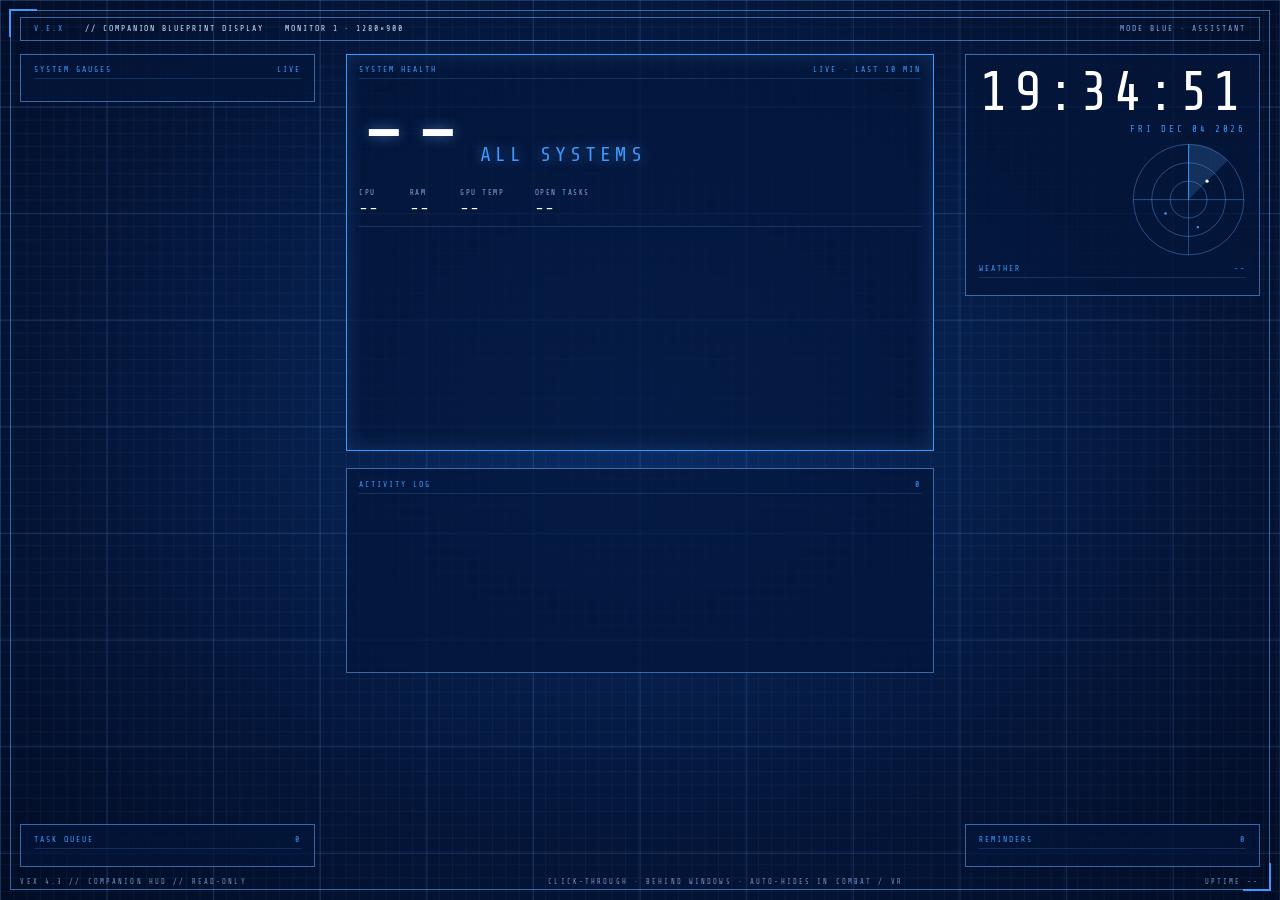
<file: app/vex/ui/bphud.html>
<!doctype html><html><head><script>document.write('<script src="brand_cfg.js?'+Date.now()+'"><\/script>')</script><script src="brand.js"></script><meta charset="utf-8"><title>Vex Companion</title>
<!-- Vex 3.9 blueprint companion HUD for non-main monitors. Original art. Opaque, read-only, no sounds, no camera, no face. -->
<link rel="stylesheet" href="tokens.css">
<style>
@font-face{font-family:"VexMono";src:url("fonts/ShareTechMono-Regular.ttf") format("truetype")}
:root{--c:hsl(212,100%,62%);--d:hsla(212,100%,70%,.55);--f:hsla(212,100%,70%,.18)}
*{box-sizing:border-box;margin:0;padding:0}
html,body{width:100%;height:100%;overflow:hidden;background:#04163a;color:#cfe6ff;font-family:VexMono,Consolas,monospace;cursor:default;user-select:none}
#g{position:fixed;inset:0;background:
 linear-gradient(var(--f) 1px,transparent 1px) 0 0/8.33vw 8.33vw,linear-gradient(90deg,var(--f) 1px,transparent 1px) 0 0/8.33vw 8.33vw,
 linear-gradient(rgba(120,170,255,.06) 1px,transparent 1px) 0 0/1.04vw 1.04vw,linear-gradient(90deg,rgba(120,170,255,.06) 1px,transparent 1px) 0 0/1.04vw 1.04vw,
 radial-gradient(ellipse at 50% 45%,#0a2d66 0,#04163a 60%,#020c24 100%)}
.fr{position:fixed;inset:.8vw;border:1px solid var(--d);pointer-events:none}
.fr:before,.fr:after{content:"";position:absolute;width:2vw;height:2vw;border:2px solid var(--c)}
.fr:before{left:-2px;top:-2px;border-right:0;border-bottom:0}.fr:after{right:-2px;bottom:-2px;border-left:0;border-top:0}
.p{position:fixed;border:1px solid var(--d);background:rgba(4,22,58,.72);padding:.8vw 1vw}
.h{font-size:.62vw;letter-spacing:.25em;color:var(--c);border-bottom:1px solid var(--f);padding-bottom:.3vw;margin-bottom:.5vw;display:flex;justify-content:space-between}
.r{display:flex;justify-content:space-between;font-size:.68vw;line-height:1.75;color:#bcd6f5;white-space:nowrap;overflow:hidden}
.r b{color:#fff;font-weight:normal;overflow:hidden;text-overflow:ellipsis;max-width:62%;text-align:right}
#top{position:fixed;left:1.6vw;right:1.6vw;top:1.3vw;height:1.9vw;border:1px solid var(--d);display:flex;align-items:center;padding:0 1vw;font-size:.62vw;letter-spacing:.25em}
#top span{margin-right:1.6vw}#top .t{color:var(--c)}#top .x{margin-left:auto;margin-right:0;color:#7fa6d6}
#L{left:1.6vw;top:4.2vw;width:23vw}
#C{left:27vw;top:4.2vw;width:46vw;height:31vw;border-color:var(--c);box-shadow:0 0 1.5vw var(--f) inset}
#big{font-size:7.2vw;color:#fff;letter-spacing:.04em;line-height:1;text-shadow:0 0 1vw var(--d)}
#big small{font-size:1.6vw;color:var(--c);letter-spacing:.2em;margin-left:1vw}
#cs{display:flex;gap:2.4vw;margin:.8vw 0 .6vw}#cs div{font-size:.58vw;letter-spacing:.2em;color:#7fa6d6}#cs div b{display:block;font-size:1.3vw;color:#fff;font-weight:normal;letter-spacing:.05em;margin-top:.2vw}
#gr{width:100%;height:12.5vw;border-top:1px solid var(--f)}
#R{right:1.6vw;top:4.2vw;width:23vw}
#clk{font-size:4.3vw;color:#fff;text-align:right;line-height:1;letter-spacing:.06em}#dt{text-align:right;font-size:.7vw;letter-spacing:.3em;color:var(--c);margin:.3vw 0 .6vw}
#rad{display:block;width:9vw;height:9vw;margin:0 0 .6vw auto}
#A{left:27vw;top:36.6vw;width:46vw;height:16vw;overflow:hidden}
#A .r{line-height:1.9}#A .r i{color:var(--c);font-style:normal;margin-right:1vw;min-width:5vw}
#BL{left:1.6vw;bottom:2.6vw;width:23vw}#BR{right:1.6vw;bottom:2.6vw;width:23vw}
.gg{display:grid;grid-template-columns:1fr 1fr 1fr;gap:.4vw;margin-bottom:.4vw}.gg svg{width:100%;height:auto}
#ft{position:fixed;left:1.6vw;right:1.6vw;bottom:1.1vw;font-size:.55vw;letter-spacing:.3em;color:#6f93c4;display:flex;justify-content:space-between}
#msg{display:none;position:fixed;left:27vw;top:4.2vw;width:46vw;height:31vw;background:#04163a;border:1px solid var(--c);padding:1.2vw;font-size:.85vw;white-space:pre-wrap;overflow:hidden;line-height:1.6}
.bar{height:.25vw;background:var(--f);margin:-.1vw 0 .25vw}.bar i{display:block;height:100%;background:var(--c)}
body.low .anim{animation:none!important}
#amb{position:absolute;inset:0;width:100%;height:100%;display:none;pointer-events:none}
body.amb #amb{display:block}body.amb #big,body.amb #cs,body.amb #gr{visibility:hidden}body.amb #C{background:transparent;box-shadow:none}
@keyframes sw{to{transform:rotate(360deg)}}#sweep{transform-origin:50px 50px;animation:sw 4s linear infinite}
</style></head><body class="comp">
<div id="g" class="thgrid"></div><div class="fr"></div>
<div id="top"><span class="t">V.E.X</span><span>// COMPANION BLUEPRINT DISPLAY</span><span id="mon">MONITOR 1</span><span class="x" id="tmode">MODE BLUE · ASSISTANT</span></div>
<div class="p" id="L"><div class="h"><span>SYSTEM GAUGES</span><span id="lt">LIVE</span></div>
 <div class="gg" id="gg"></div><div id="sys"></div></div>
<div class="p" id="C"><canvas id="amb"></canvas><div class="h"><span id="ch1">SYSTEM HEALTH</span><span id="since">LIVE · LAST 10 MIN</span></div>
 <div id="big">--<small>ALL SYSTEMS</small></div>
 <div id="cs"><div>CPU<b id="vid">--</b></div><div>RAM<b id="gain">--</b></div><div>GPU TEMP<b id="days">--</b></div><div>OPEN TASKS<b id="goal">--</b></div></div>
 <svg id="gr" viewBox="0 0 1000 250" preserveAspectRatio="none"></svg></div>
<div id="msg"></div>
<div class="p" id="R"><div id="clk">--:--:--</div><div id="dt"></div>
 <svg id="rad" viewBox="0 0 100 100"><g fill="none" stroke="var(--d)" stroke-width=".6"><circle cx="50" cy="50" r="48"/><circle cx="50" cy="50" r="32"/><circle cx="50" cy="50" r="16"/><path d="M50 2V98M2 50H98"/></g>
 <g id="sweep" class="anim"><path d="M50 50L50 2A48 48 0 0 1 84 16Z" fill="var(--f)"/><path d="M50 50V2" stroke="var(--c)" stroke-width=".8"/></g>
 <circle cx="66" cy="34" r="1.4" fill="#fff"/><circle cx="30" cy="62" r="1.1" fill="var(--c)"/><circle cx="58" cy="74" r="1" fill="var(--c)"/></svg>
 <div class="h"><span>WEATHER</span><span id="wxs">--</span></div><div id="wx"></div></div>
<div class="p" id="A"><div class="h"><span>ACTIVITY LOG</span><span id="an">0</span></div><div id="feed"></div></div>
<div class="p" id="BL"><div class="h"><span>TASK QUEUE</span><span id="tn">0</span></div><div id="todo"></div></div>
<div class="p" id="BR"><div class="h"><span>REMINDERS</span><span id="rn">0</span></div><div id="rem"></div></div>
<div id="ft"><span>VEX 4.3 // COMPANION HUD // READ-ONLY</span><span>CLICK-THROUGH · BEHIND WINDOWS · AUTO-HIDES IN COMBAT / VR</span><span id="up">UPTIME --</span></div>
<script src="themes.js"></script><script src="intro41.js"></script>
<script>
window.vexMon=(n,w,h)=>{document.getElementById('mon').textContent='MONITOR '+n+' · '+w+'×'+h};vexMon(1,screen.width*(devicePixelRatio||1)|0,screen.height*(devicePixelRatio||1)|0);
const $=id=>document.getElementById(id),E=s=>String(s==null?'':s).replace(/[&<>]/g,c=>({'&':'&amp;','<':'&lt;','>':'&gt;'}[c]));
const row=(k,v)=>`<div class="r"><span>${E(k)}</span><b>${E(v)}</b></div>`;
function gauge(lbl,v){v=Math.max(0,Math.min(100,+v||0));const a=v/100*270,r=40,rad=d=>(d-225)*Math.PI/180,x=50+r*Math.cos(rad(a)),y=50+r*Math.sin(rad(a));
 return `<svg viewBox="0 0 100 100"><path d="M${50+r*Math.cos(rad(0))} ${50+r*Math.sin(rad(0))}A40 40 0 1 1 ${50+r*Math.cos(rad(270))} ${50+r*Math.sin(rad(270))}" fill="none" stroke="var(--f)" stroke-width="5"/>
 ${v>0?`<path d="M${50+r*Math.cos(rad(0))} ${50+r*Math.sin(rad(0))}A40 40 0 ${a>180?1:0} 1 ${x} ${y}" fill="none" stroke="var(--c)" stroke-width="5"/>`:''}
 <text x="50" y="54" text-anchor="middle" fill="#fff" font-size="17" font-family="VexMono">${Math.round(v)}%</text><text x="50" y="80" text-anchor="middle" fill="#7fa6d6" font-size="9" letter-spacing="2" font-family="VexMono">${lbl}</text></svg>`}
function fmt(n){return n>=1e6?(n/1e6).toFixed(2)+'M':n>=1e3?(n/1e3).toFixed(2)+'K':String(n)}
const HIST=[];
// 4.1: ambient, mode-themed core for the companion (visual only: no mode name, no mode details)
const AMB={m:'blue'};(function(){const c=$('amb'),g=c.getContext('2d');let last=0,T=0;
 const COL={red:'255,58,74',green:'111,240,160',purple:'192,140,255',gold:'240,192,96',pink:'255,112,208',white:'242,246,255',black:'163,58,58'};
 function f(ts){requestAnimationFrame(f);if(!document.body.classList.contains('amb')||document.body.classList.contains('i41on')||ts-last<33)return;T+=Math.min(.1,(ts-last)/1000);last=ts;
  const W=c.clientWidth,H=c.clientHeight;if(c.width!==W||c.height!==H){c.width=W;c.height=H;}g.clearRect(0,0,W,H);const m=AMB.m,k=COL[m]||'95,212,255',cx=W/2,cy=H/2,R=Math.min(W,H)*.36;
  const rg=g.createRadialGradient(cx,cy,0,cx,cy,R*1.4);rg.addColorStop(0,`rgba(${k},.35)`);rg.addColorStop(.3,`rgba(${k},.10)`);rg.addColorStop(1,'rgba(0,0,0,0)');g.fillStyle=rg;g.fillRect(0,0,W,H);
  g.lineWidth=1.5;
  if(m=='green'){for(let i=0;i<6;i++){const r=R*(.3+i*.14)*(1+.04*Math.sin(T*.8+i));g.strokeStyle=`rgba(${k},${.5-i*.07})`;g.beginPath();g.ellipse(cx,cy,r*1.2,r*.85,0,0,6.283);g.stroke();}}
  else if(m=='purple'){for(let i=0;i<4;i++){g.strokeStyle=`rgba(${k},${.7-i*.15})`;g.lineWidth=3-i*.5;const r=R*(.45+i*.17),a=T*(i%2?-.6:.8)+i;g.beginPath();g.arc(cx,cy,r,a,a+2.2);g.stroke();g.beginPath();g.arc(cx,cy,r,a+3.14,a+4.6);g.stroke();}}
  else if(m=='gold'){for(let j=0;j<2;j++){g.strokeStyle=`rgba(${k},${j?.35:.8})`;g.beginPath();for(let i=0;i<=6;i++){const a=i/6*6.283+T*(j?-.15:.2),r=R*(j?.95:.6);i?g.lineTo(cx+Math.cos(a)*r,cy+Math.sin(a)*r):g.moveTo(cx+Math.cos(a)*r,cy+Math.sin(a)*r);}g.stroke();}
   for(let i=0;i<72;i++){const a=i/72*6.283+T*.05,r1=R*1.05,r2=R*(i%6?1.1:1.18);g.strokeStyle=`rgba(${k},.45)`;g.beginPath();g.moveTo(cx+Math.cos(a)*r1,cy+Math.sin(a)*r1);g.lineTo(cx+Math.cos(a)*r2,cy+Math.sin(a)*r2);g.stroke();}}
  else if(m=='pink'){const sg=g.createLinearGradient(0,cy-R*.7,0,cy+R*.7);sg.addColorStop(0,'rgba(255,211,110,.75)');sg.addColorStop(1,'rgba(255,79,168,.6)');g.save();g.beginPath();g.arc(cx,cy,R*.7,0,6.283);g.clip();g.fillStyle=sg;g.fillRect(cx-R,cy-R,R*2,R*2);
   g.globalCompositeOperation='destination-out';for(let i=0;i<6;i++){g.fillRect(cx-R,cy+R*(.05+i*.12)+((T*8)%(R*.12)),R*2,2+i*1.5);}g.restore();g.strokeStyle=`rgba(${k},.4)`;g.beginPath();g.arc(cx,cy,R*.95,0,6.283);g.stroke();}
  else if(m=='white'){g.strokeStyle=`rgba(${k},.6)`;[.35,.6,.9].forEach((q,i)=>{g.setLineDash(i==1?[4,6]:[]);g.beginPath();g.arc(cx,cy,R*q,0,6.283);g.stroke();});g.setLineDash([]);g.beginPath();g.moveTo(cx-R*1.2,cy);g.lineTo(cx+R*1.2,cy);g.moveTo(cx,cy-R*1.1);g.lineTo(cx,cy+R*1.1);g.stroke();
   const sy=cy-R+((T*60)%(2*R));g.fillStyle=`rgba(${k},.25)`;g.fillRect(cx-R,sy,2*R,2);}
  else if(m=='black'){g.strokeStyle=`rgba(${k},.35)`;g.beginPath();g.arc(cx,cy,R*.5*(1+.03*Math.sin(T*.5)),0,6.283);g.stroke();}
  else if(m=='red'){g.strokeStyle=`rgba(${k},.7)`;g.beginPath();g.arc(cx,cy,R*.7,T,T+1.2);g.stroke();g.beginPath();g.arc(cx,cy,R*.7,T+3.14,T+4.3);g.stroke();}
  const cg=g.createRadialGradient(cx,cy,0,cx,cy,R*.22);cg.addColorStop(0,'rgba(255,255,255,.95)');cg.addColorStop(.4,`rgba(${k},.8)`);cg.addColorStop(1,'rgba(0,0,0,0)');g.fillStyle=cg;g.beginPath();g.arc(cx,cy,R*.22*(1+.05*Math.sin(T*2)),0,6.283);g.fill();}
 requestAnimationFrame(f);})();

function graph(){const s=$('gr');let g='';for(let i=1;i<10;i++)g+=`<line x1="${i*100}" y1="0" x2="${i*100}" y2="250" stroke="rgba(120,170,255,.12)"/>`;for(let i=1;i<5;i++)g+=`<line x1="0" y1="${i*50}" x2="1000" y2="${i*50}" stroke="rgba(120,170,255,.12)"/>`;
 const line=(k,op)=>{if(HIST.length<2)return '';const d=HIST.map((p,i)=>[(i/(HIST.length-1)*1000).toFixed(1),(240-(+p[k]||0)*2.2).toFixed(1)].join(',')).join(' ');return `<polyline points="${d}" fill="none" stroke="var(--c)" stroke-opacity="${op}" stroke-width="2.5" vector-effect="non-scaling-stroke"/>`;};
 g+=line('cpu',1)+line('ram',.45)+`<text x="8" y="22" fill="#7fa6d6" font-size="16" font-family="VexMono">CPU ━  RAM ┅  · 100%</text>`;s.innerHTML=g}
function setMode(m,c,n){if(c){const hs=c.match(/hsl\((\d+)/);const r=document.documentElement.style;
 if(hs){r.setProperty('--c',c);r.setProperty('--d',`hsla(${hs[1]},100%,70%,.55)`);r.setProperty('--f',`hsla(${hs[1]},100%,70%,.18)`)}
 else{r.setProperty('--c',c);r.setProperty('--d','rgba(200,215,235,.45)');r.setProperty('--f','rgba(200,215,235,.14)')}}
 $('tmode').textContent=(m&&m!=='blue')?'AMBIENT · MODE-THEMED':'MODE BLUE · ASSISTANT';document.body.classList.toggle('amb',!!m&&m!=='blue');AMB.m=m||'blue';$('ch1').textContent=AMB.m!=='blue'?'CORE // AMBIENT':'SYSTEM HEALTH';$('since').textContent=AMB.m!=='blue'?'':'LIVE · LAST 10 MIN'}
async function poll(){let d;try{d=await window.pywebview.api.bphud()}catch(e){return}if(!d)return;
 setMode(d.mode,d.mcol,d.mname);const st=d.st||{},P=!!d.priv;
 $('gg').innerHTML=gauge('CPU',st.cpu)+gauge('RAM',st.ram)+gauge('GPU',st.gpu)+gauge('VRAM',st.vram)+gauge('DISK',st.disk_pct)+gauge('TEMP',Math.min(100,st.gpu_temp||0));
 $('sys').innerHTML=row('GPU TEMP',(st.gpu_temp!=null?st.gpu_temp+'°C':'--'))+row('NET ↓ / ↑',(st.net_down||'0')+' / '+(st.net_up||'0'))+row('RAM INSTALLED',(st.ram_total||'--')+' GB')+row('DISK FREE',(st.disk_free||'--')+' GB')+row('BRAIN',d.llm||'--')+row('SPEECH',d.stt||'--')+row('MIC',d.mic||'--')+row('CAMERA','OFF');
 const hl=Math.max(0,Math.min(100,Math.round(100-0.22*(+st.cpu||0)-0.22*(+st.ram||0)-0.12*(+st.gpu||0)-((+st.gpu_temp||0)>80?15:0))));
 HIST.push({cpu:+st.cpu||0,ram:+st.ram||0});while(HIST.length>200)HIST.shift();
 $('big').innerHTML=hl+'%<small>ALL SYSTEMS</small>';$('vid').textContent=(st.cpu??'--')+'%';$('gain').textContent=(st.ram??'--')+'%';
 $('days').textContent=st.gpu_temp!=null?st.gpu_temp+'°C':'--';$('goal').textContent=P?'--':(d.todos||[]).length;graph();
 const w=d.wx||{};$('wxs').textContent=w.temp!=null?w.temp+'°'+(w.unit||'F'):'--';
 $('wx').innerHTML=P?row('HIDDEN','STEALTH MODE'):row('CONDITIONS',String(w.desc||'--').toUpperCase())+row('HI / LO',(w.hi??'--')+'° / '+(w.lo??'--')+'°')+row('WIND',w.wind||'--');
 const td=P?[]:(d.todos||[]),rm=P?[]:(d.rem||[]),fd=P?[]:(d.feed||[]);
 $('tn').textContent=td.length;$('todo').innerHTML=td.length?td.map((t,i)=>row(String(i+1).padStart(2,'0'),t)).join(''):row(P?'HIDDEN':'QUEUE',P?'STEALTH MODE':'NO OPEN TASKS');
 $('rn').textContent=rm.length;$('rem').innerHTML=rm.length?rm.map((t,i)=>row(String(i+1).padStart(2,'0'),t)).join(''):row(P?'HIDDEN':'STATUS',P?'STEALTH MODE':'NONE SET');
 $('an').textContent=fd.length;$('feed').innerHTML=fd.length?fd.map(f=>`<div class="r"><span><i>${E(f.t)}</i>${E(String(f.kind||'').toUpperCase())}</span><b>${E(f.text)}</b></div>`).join(''):row('LOG',P?'HIDDEN IN STEALTH MODE':'STANDING BY');
 const mg=$('msg');if(d.msg&&!P){mg.style.display='block';mg.innerHTML=`<div class="h"><span>${E(d.msg.title)}</span><span>VEX OUTPUT</span></div>`+E(d.msg.text)}else mg.style.display='none';
 const u=d.up||0;$('up').textContent='PC UPTIME '+Math.floor(u/3600)+'H '+String(Math.floor(u%3600/60)).padStart(2,'0')+'M';
 document.body.classList.toggle('low',d.mode==='red');window.vexTheme&&vexTheme(d)}
function tick(){const n=new Date();$('clk').textContent=n.toTimeString().slice(0,8);$('dt').textContent=n.toDateString().toUpperCase()}
tick();setInterval(tick,1000);
function go(){poll();setInterval(poll,3000)}
if(window.pywebview&&window.pywebview.api)go();else window.addEventListener('pywebviewready',go);
</script></body></html>
</file>
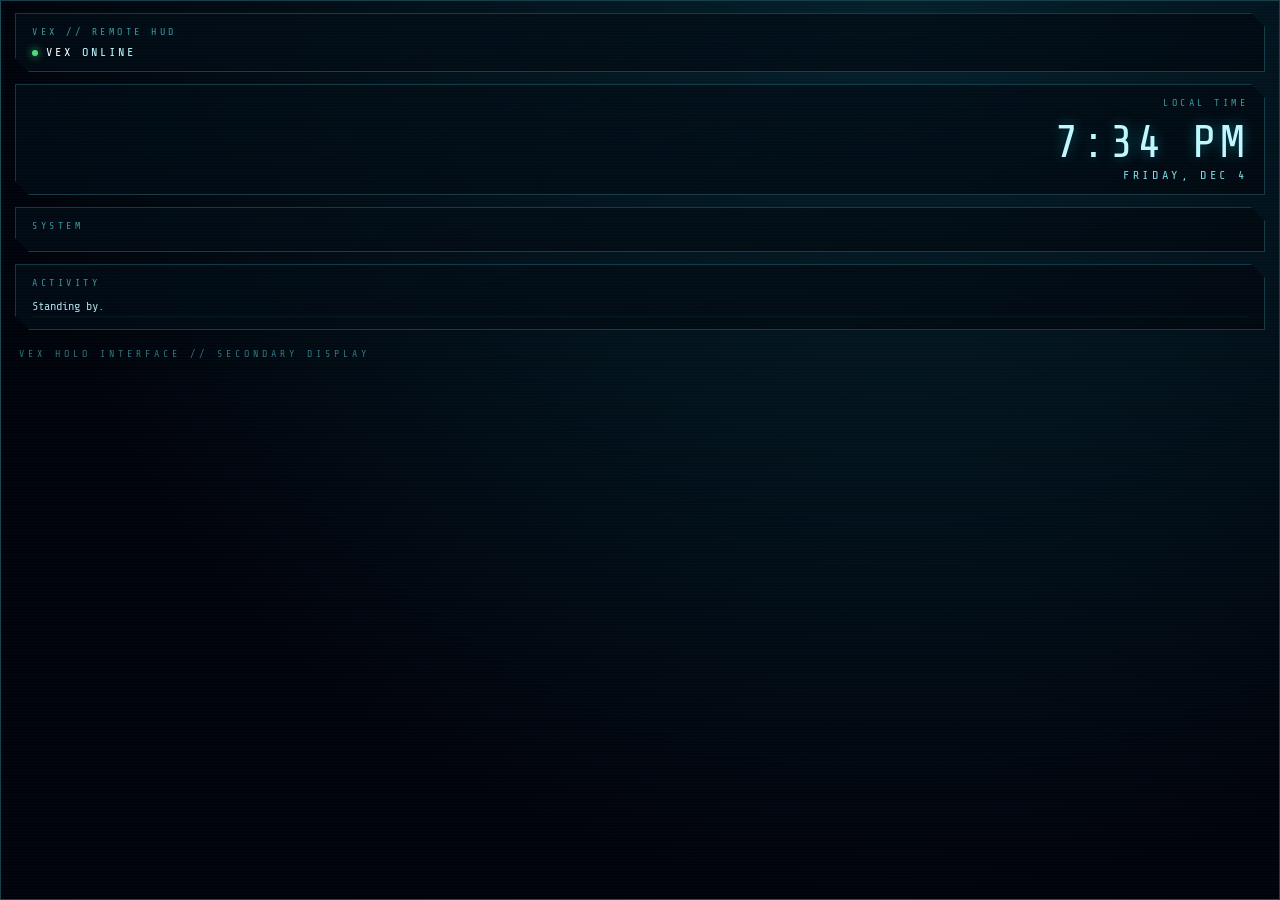
<file: app/vex/ui/hud.html>
<!doctype html><html><head><script>document.write('<script src="brand_cfg.js?'+Date.now()+'"><\/script>')</script><script src="brand.js"></script><meta charset="utf-8"><title>Vex HUD</title><style>
@font-face{font-family:VexMono;src:url(fonts/ShareTechMono-Regular.ttf)}
:root{--c:#5ff3ff;--c2:#19d8ff;--dim:#7fd7e8}
html,body{margin:0;height:100%;background:radial-gradient(ellipse at 70% 0%,#04202c 0%,#01030a 70%);overflow:hidden;font-family:VexMono,monospace;color:#bff8ff;user-select:none}
body{border:1px solid rgba(95,243,255,.25);box-sizing:border-box}
.p{position:relative;margin:12px 14px;padding:12px 16px;background:linear-gradient(160deg,rgba(2,14,24,.62),rgba(1,5,12,.72));border:1px solid rgba(95,243,255,.2);
 clip-path:polygon(0 0,calc(100% - 14px) 0,100% 14px,100% 100%,14px 100%,0 calc(100% - 14px));overflow:hidden}
.p::before{content:attr(data-t);display:block;font-size:10px;letter-spacing:.35em;color:#5ff3ff99;margin-bottom:8px}
#t{font-size:46px;font-weight:300;letter-spacing:.06em;text-shadow:0 0 14px rgba(34,229,255,.35)}#d{font-size:12px;letter-spacing:.3em;color:var(--dim)}#clk{text-align:right}
.bar{display:flex;align-items:center;gap:10px;font-size:11px;letter-spacing:.2em;margin:6px 0}.bar span{width:44px;color:var(--dim)}
.bar i{flex:1;height:3px;background:#0b2a36;position:relative}.bar i b{position:absolute;inset:0 auto 0 0;background:linear-gradient(90deg,var(--c2),#bff8ff);box-shadow:0 0 8px var(--c2)}.bar em{width:40px;text-align:right;font-style:normal}
.list div{padding:3px 0;border-bottom:1px solid rgba(95,243,255,.06);white-space:nowrap;overflow:hidden;text-overflow:ellipsis;color:#a9d8e4;font-size:12px}
#core{font-size:12px;letter-spacing:.25em}#core b{color:#fff;font-weight:400}.dot{display:inline-block;width:6px;height:6px;border-radius:50%;background:#4ade80;box-shadow:0 0 8px #4ade80;margin-right:8px}
#scan{position:fixed;inset:0;pointer-events:none;background:repeating-linear-gradient(0deg,rgba(120,240,255,.025) 0 1px,transparent 1px 3px)}
.term-only{display:none}
/* ---- terminal (dense, full monitor) ---- */
body.term{display:grid;grid-template-columns:minmax(0,1fr) minmax(0,1.6fr) minmax(0,1fr);grid-template-rows:auto minmax(0,1fr) minmax(0,1fr) auto;gap:0;padding:6px}
body.term .term-only{display:block}
body.term #core{grid-column:1/3;grid-row:1}body.term #clk{grid-column:3;grid-row:1}
body.term #todo{grid-column:1;grid-row:2}body.term #act{grid-column:1;grid-row:3}
body.term #logp{grid-column:2;grid-row:2/4}body.term #st{grid-column:3;grid-row:2}body.term #ro{grid-column:3;grid-row:3}
body.term #foot{grid-column:1/4;grid-row:4}
body.term.hasmsg #logp{display:none}body.term.hasmsg #msgp{grid-column:2;grid-row:2/4}#msgp{border-color:rgba(255,209,102,.35)}
#log{font-size:12px;line-height:1.5;color:#9fe9f5;white-space:pre;overflow:hidden;height:calc(100% - 22px);display:flex;flex-direction:column;justify-content:flex-end}
#log span{color:#5ff3ff88}#log .w{color:#ffd166}
.ro{display:grid;grid-template-columns:1fr 1fr;gap:10px}.ro div{border:1px solid rgba(95,243,255,.18);padding:10px;font-size:10px;letter-spacing:.25em;color:var(--dim)}
.ro b{display:block;font-size:26px;letter-spacing:.04em;color:#e6fdff;font-weight:300;margin-top:6px;text-shadow:0 0 10px rgba(34,229,255,.35)}
#foot{font-size:10px;letter-spacing:.4em;color:#5ff3ff77;padding:6px 18px;display:flex;justify-content:space-between}
body.term #t{font-size:64px}
</style></head><body>
<div class="p" id="core" data-t="VEX // REMOTE HUD"><span class="dot"></span><b id="nm">VEX</b> <span id="stt">ONLINE</span><span class="term-only" id="sub" style="margin-top:8px;color:#7fd7e8;font-size:11px"></span></div>
<div class="p" id="msgp" data-t="VEX // MESSAGE" style="display:none"><div id="mt" style="font-size:15px;color:#fff;letter-spacing:.08em;margin-bottom:8px"></div><div id="mx" style="font-size:13px;line-height:1.55;color:#bfefff;white-space:pre-wrap;max-height:60vh;overflow:hidden"></div></div>
<div class="p" id="clk" data-t="LOCAL TIME"><div id="t">--:--</div><div id="d"></div></div>
<div class="p term-only" id="todo" data-t="TASKS // REMINDERS"><div class="list" id="todos"><div>No open tasks.</div></div></div>
<div class="p term-only" id="logp" data-t="LIVE LOG // VEX CORE"><div id="log"></div></div>
<div class="p" id="st" data-t="SYSTEM"><div id="bars"></div></div>
<div class="p term-only" id="ro" data-t="READOUTS"><div class="ro" id="ros"></div></div>
<div class="p" id="act" data-t="ACTIVITY"><div class="list" id="feed"><div>Standing by.</div></div></div>
<div class="term-only" id="foot"><span>VEX HOLO INTERFACE // SECONDARY DISPLAY</span><span id="fv"></span></div>
<div id="scan"></div>
<script>
const $=q=>document.querySelector(q),E=s=>String(s==null?"":s).replace(/[&<>]/g,c=>({"&":"&amp;","<":"&lt;",">":"&gt;"}[c]));
window.hudStyle=s=>document.body.classList.toggle("term",s=="terminal");
function tick(){const n=new Date();$("#t").textContent=n.toLocaleTimeString([], {hour:"numeric",minute:"2-digit"});$("#d").textContent=n.toLocaleDateString([], {weekday:"long",month:"short",day:"numeric"}).toUpperCase();}
setInterval(tick,1000);tick();
function bar(k,v,txt){v=Math.max(0,Math.min(100,+v||0));return `<div class="bar"><span>${k}</span><i><b style="width:${v}%"></b></i><em>${txt||Math.round(v)+"%"}</em></div>`;}
const up=s=>{s=+s||0;return `${String(s/3600|0).padStart(2,"0")}:${String(s/60%60|0).padStart(2,"0")}:${String(s%60).padStart(2,"0")}`;};
async function load(){const a=window.pywebview&&pywebview.api;if(!a||!a.hud_data)return setTimeout(load,800);
 try{const d=await a.hud_data(),s=d.stats||{};hudStyle(d.style);$("#nm").textContent=(d.name||"VEX").toUpperCase();$("#stt").textContent=String(d.state||"online").toUpperCase();
  $("#bars").innerHTML=bar("CPU",s.cpu)+bar("RAM",s.ram)+(s.gpu!=null?bar("GPU",s.gpu):"")+(s.disk_pct!=null?bar("DISK",s.disk_pct):"");
  const f=(d.feed||[]).slice(0,document.body.classList.contains("term")?14:7);if(f.length)$("#feed").innerHTML=f.map(x=>`<div>› ${E((x.kind||"").toUpperCase())} ${E(x.text||x)}</div>`).join("");
  const td=[...(d.todos||[]).map(t=>"▢ "+(t.text||t)),...(d.reminders||[]).map(r=>"◷ "+(r.text||"")+(r.when?" · "+r.when:""))];$("#todos").innerHTML=td.length?td.map(x=>`<div>${E(x)}</div>`).join(""):"<div>No open tasks.</div>";
  $("#log").innerHTML=(d.log||[]).map(l=>{const m=l.match(/^(\S+) (.*)$/);return m?`<div class="${/WARNING/.test(l)?"w":""}"><span>${E(m[1])}</span> ${E(m[2].replace(/^(root|vex\.\w+) (INFO|WARNING) /,""))}</div>`:`<div>${E(l)}</div>`;}).join("");
  $("#ros").innerHTML=[["UPTIME",up(d.uptime)],["NET ↓",(s.net_down!=null?s.net_down:"--")],["NET ↑",(s.net_up!=null?s.net_up:"--")],["RAM",(s.ram_total||"--")+" GB"],["DISK FREE",(s.disk_free||"--")+" GB"],["DISPLAYS",(d.monitors||[]).length]].map(([k,v])=>`<div>${k}<b>${E(v)}</b></div>`).join("");
  const M=d.msg;document.body.classList.toggle("hasmsg",!!M);$("#msgp").style.display=M?"block":"none";if(M){$("#mt").textContent=M.title||"";$("#mx").textContent=M.text||"";}
  $("#sub").textContent="BUILD "+(d.version||"")+"  ·  THEME "+String((d.look||{}).preset||"ARC BLUE").toUpperCase();$("#fv").textContent="v"+(d.version||"");
  const L=d.look||{};const fl=[];if(L.hue)fl.push(`hue-rotate(${L.hue}deg)`);if(L.sat!=null&&L.sat!=1)fl.push(`saturate(${L.sat})`);if(L.dark)fl.push(`brightness(${1-L.dark})`);document.documentElement.style.filter=fl.join(" ");
 }catch(e){}setTimeout(load,1000);}
addEventListener("pywebviewready",load);setTimeout(load,1500);
</script></body></html>
</file>
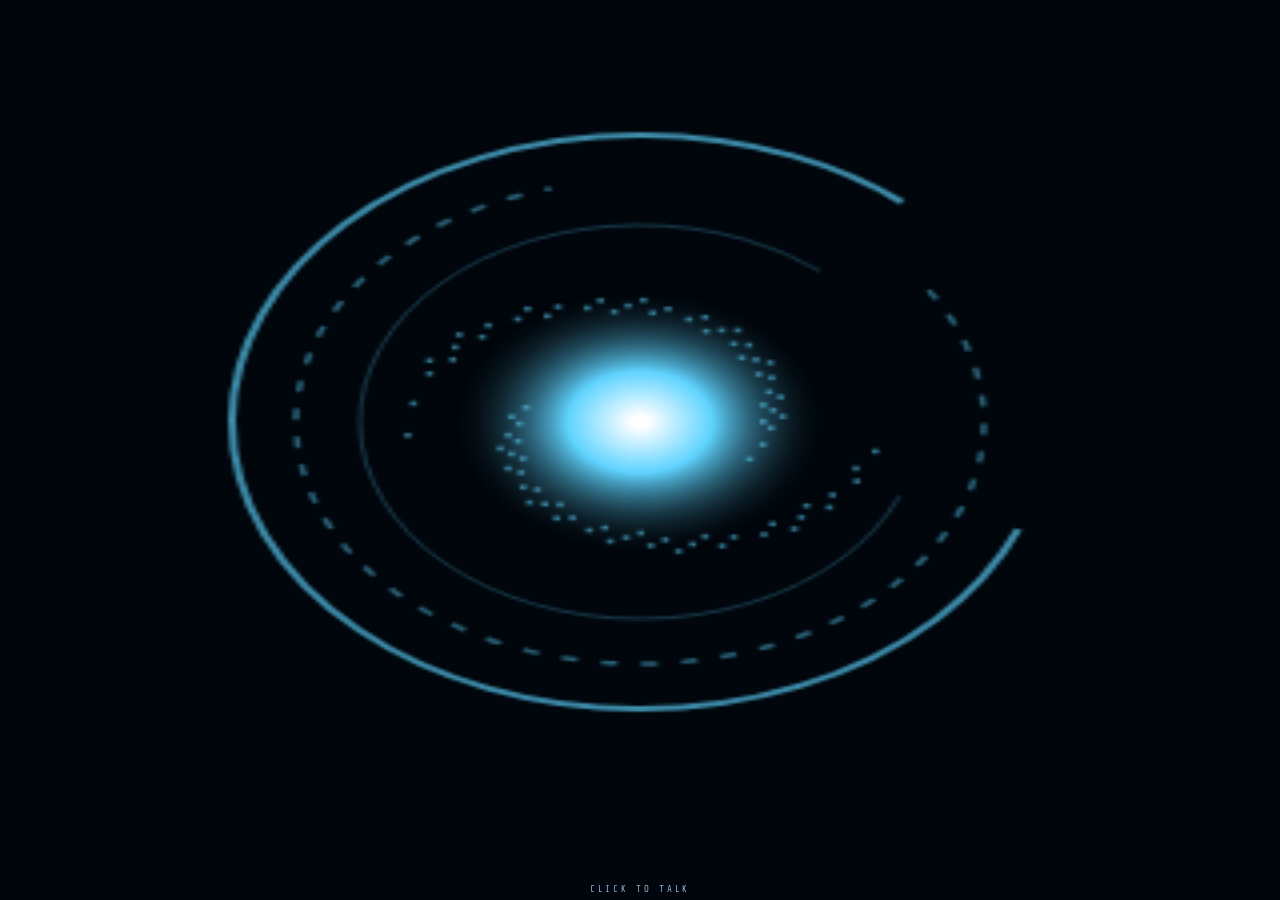
<file: app/vex/ui/mini.html>
<!doctype html><html><head><script>document.write('<script src="brand_cfg.js?'+Date.now()+'"><\/script>')</script><script src="brand.js"></script><meta charset="utf-8"><title>Vex Mini</title><link rel="stylesheet" href="tokens.css">
<style>html,body{margin:0;width:100%;height:100%;overflow:hidden;background:#01060c;cursor:pointer;user-select:none}canvas{width:100%;height:100%;display:block}
#t{position:fixed;left:0;right:0;bottom:6px;text-align:center;font:9px var(--vx-f-mono);letter-spacing:.3em;color:var(--vx-dim)}</style></head>
<body data-mode="blue"><canvas id="c" width="320" height="320"></canvas><div id="t">CLICK TO TALK</div>
<script>
// Vex 4.0 floating mini-orb (opt-in by voice/tray). Click = push to talk, double-click = back to full size. No sounds.
const c=document.getElementById('c'),g=c.getContext('2d');let T=0,amp=0;
function col(){return (getComputedStyle(document.body).getPropertyValue('--vx-a')||'#5fd4ff').trim();}
function draw(){T+=.016;g.clearRect(0,0,320,320);const a=col();g.save();g.translate(160,150);
 for(let i=0;i<3;i++){g.beginPath();g.strokeStyle=a;g.globalAlpha=.25+.2*i;g.lineWidth=1+i*.5;g.setLineDash(i==1?[4,6]:[]);g.arc(0,0,70+i*16,T*(i%2?-.6:.4),T*(i%2?-.6:.4)+Math.PI*1.6);g.stroke();}
 g.setLineDash([]);const r=46+amp*20+Math.sin(T*2)*2,gr=g.createRadialGradient(0,0,2,0,0,r);gr.addColorStop(0,'#fff');gr.addColorStop(.35,a);gr.addColorStop(1,'rgba(0,0,0,0)');
 g.globalAlpha=1;g.fillStyle=gr;g.beginPath();g.arc(0,0,r,0,7);g.fill();
 for(let i=0;i<80;i++){const th=i*2.4+T*.5,rr=30+((i*37)%30)+amp*14;g.fillStyle=a;g.globalAlpha=.6;g.fillRect(Math.cos(th)*rr,Math.sin(th)*rr*.9,1.6,1.6);}
 g.restore();amp*=.9;requestAnimationFrame(draw);}
draw();
let clk=0;document.body.onclick=()=>{clearTimeout(clk);clk=setTimeout(()=>{try{pywebview.api.v40_ptt()}catch(e){}},260);};
document.body.ondblclick=()=>{clearTimeout(clk);try{pywebview.api.v40_mini(false)}catch(e){}};
async function poll(){try{const d=await pywebview.api.jhud();document.body.dataset.mode=d.mode||'blue';}catch(e){}}
addEventListener('pywebviewready',()=>{poll();setInterval(poll,4000);});
</script></body></html>
</file>
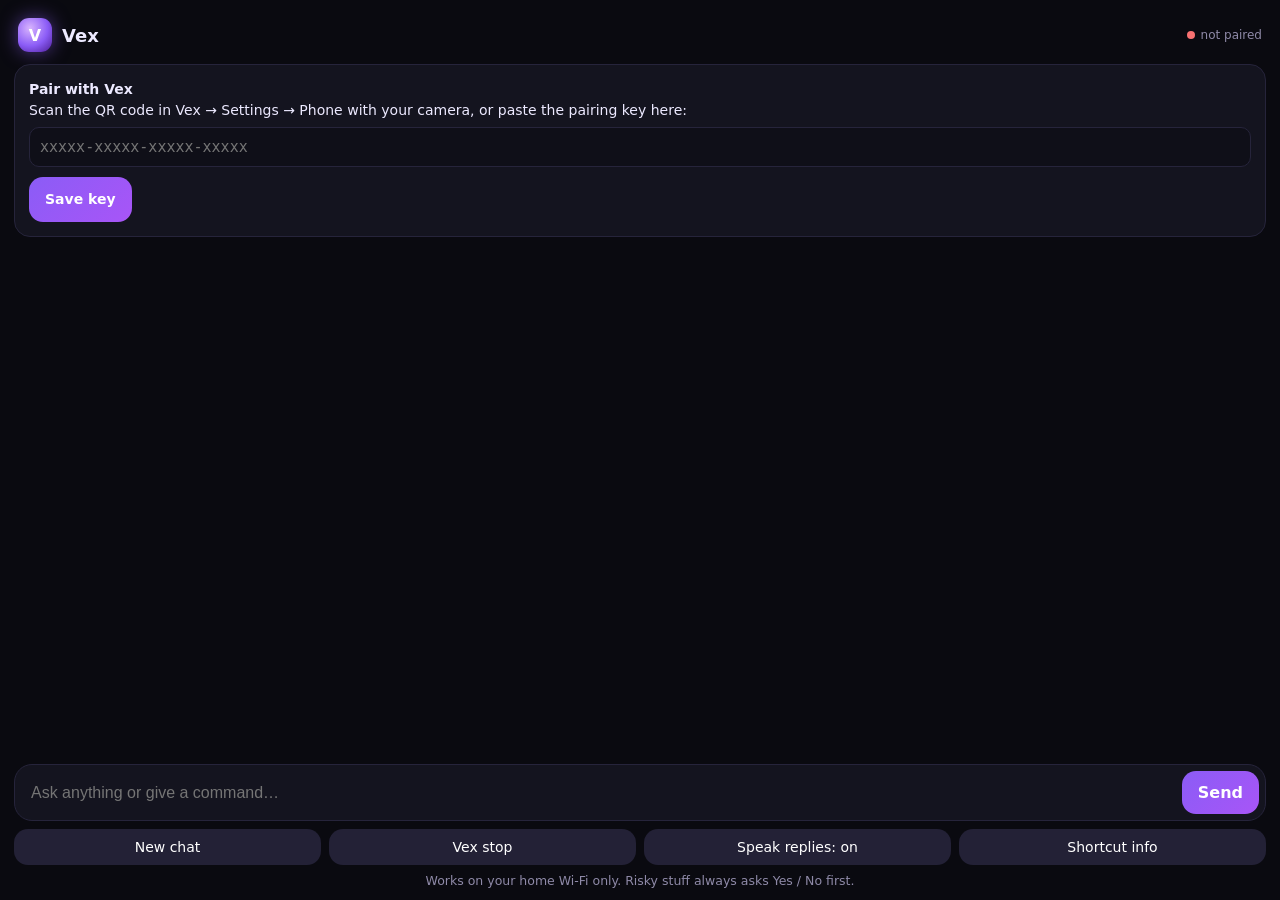
<file: app/vex/ui/phone.html>
<!doctype html>
<html lang="en"><head><script>document.write('<script src="brand_cfg.js?'+Date.now()+'"><\/script>')</script><script src="brand.js"></script><meta charset="utf-8">
<meta name="viewport" content="width=device-width,initial-scale=1,viewport-fit=cover">
<meta name="apple-mobile-web-app-capable" content="yes"><meta name="mobile-web-app-capable" content="yes">
<meta name="apple-mobile-web-app-status-bar-style" content="black-translucent"><meta name="apple-mobile-web-app-title" content="Vex">
<meta name="theme-color" content="#0a0a10"><meta name="referrer" content="no-referrer">
<link rel="apple-touch-icon" href="data:image/svg+xml,%3Csvg xmlns='http://www.w3.org/2000/svg' viewBox='0 0 180 180'%3E%3Crect width='180' height='180' fill='%230a0a10'/%3E%3Ccircle cx='90' cy='90' r='54' fill='%238b5cf6'/%3E%3Ctext x='90' y='110' font-size='60' font-family='Arial' font-weight='bold' fill='white' text-anchor='middle'%3EV%3C/text%3E%3C/svg%3E">
<title>Vex</title>
<style>
:root{--bg:#0a0a10;--panel:#14141f;--line:#26243b;--text:#ece9ff;--dim:#8f8aa8;--p:#8b5cf6;--p2:#a855f7;--ok:#34d399;--bad:#f87171}
*{box-sizing:border-box;-webkit-tap-highlight-color:transparent}
html,body{margin:0;height:100%;background:var(--bg);color:var(--text);font-family:-apple-system,"Segoe UI",system-ui,sans-serif}
body{display:flex;flex-direction:column;padding:calc(env(safe-area-inset-top) + 12px) 14px calc(env(safe-area-inset-bottom) + 12px)}
header{display:flex;align-items:center;gap:10px;padding:6px 4px 12px}
.logo{width:34px;height:34px;border-radius:11px;background:radial-gradient(circle at 35% 30%,#d8b4fe,#8b5cf6 55%,#4c1d95);box-shadow:0 0 18px #8b5cf688;display:grid;place-items:center;font-weight:800;color:#fff}
h1{font-size:18px;margin:0}#st{margin-left:auto;font-size:12px;color:var(--dim);display:flex;align-items:center;gap:6px}
.dot{width:8px;height:8px;border-radius:50%;background:#555}.dot.g{background:var(--ok);box-shadow:0 0 6px var(--ok)}.dot.r{background:var(--bad)}
#log{flex:1;overflow-y:auto;display:flex;flex-direction:column;gap:8px;padding:4px 2px 10px}
.m{max-width:86%;padding:10px 13px;border-radius:16px;font-size:15px;line-height:1.4;white-space:pre-wrap}
.you{align-self:flex-end;background:#26233b;border-bottom-right-radius:5px}
.vex{align-self:flex-start;background:linear-gradient(135deg,#8b5cf633,#a855f722);border:1px solid #8b5cf655;border-bottom-left-radius:5px}
.ask{display:flex;gap:10px;margin-top:8px}.ask button{flex:1}
button{font:inherit;border:0;border-radius:14px;padding:12px 16px;color:#fff;background:#232136}
.p{background:linear-gradient(135deg,#8b5cf6,#a855f7);font-weight:600}.no{background:#2c2a40}
.bar{display:flex;gap:8px;background:var(--panel);border:1px solid var(--line);border-radius:18px;padding:6px}
.bar input{flex:1;min-width:0;background:transparent;border:0;outline:0;color:var(--text);font-size:16px;padding:10px}
.row{display:flex;gap:8px;margin-top:8px}.row button{flex:1;font-size:14px;padding:10px}
#setup{display:none;background:var(--panel);border:1px solid var(--line);border-radius:16px;padding:14px;margin-bottom:10px;font-size:14px;line-height:1.5}
#setup input{width:100%;margin:6px 0 10px;background:#0f0f18;border:1px solid var(--line);border-radius:10px;color:var(--text);padding:10px;font-size:15px;font-family:ui-monospace,Menlo,monospace}
.hint{color:var(--dim);font-size:12.5px;text-align:center;margin-top:8px}
code{font-family:ui-monospace,Menlo,monospace;font-size:13px;background:#0f0f18;padding:2px 6px;border-radius:6px;word-break:break-all}
.md p{margin:0 0 8px}.md p:last-child{margin-bottom:0}.md h3,.md h4,.md h5,.md h6{margin:10px 0 6px;color:#c084fc}.md ul,.md ol{margin:4px 0 8px;padding-left:22px}.md li{margin:2px 0}
.md code{background:#1f1c33;padding:1px 6px;border-radius:6px;font-family:Consolas,monospace;font-size:.92em;color:#e9d5ff}
.md .code{background:#0b0a14;border:1px solid #26243b;border-radius:12px;margin:8px 0;overflow:hidden}.md .codeh{display:flex;justify-content:space-between;align-items:center;padding:5px 10px;background:#15132a;font-size:11px;color:#8f8aa8}
.md pre{margin:0;padding:12px;overflow-x:auto}.md pre code{background:none;padding:0;color:#e5e1ff;font-size:12.5px;line-height:1.5}
.copy{background:#24203d;border:1px solid #26243b;color:#ece9ff;border-radius:7px;font-size:11px;padding:3px 9px;cursor:pointer}.copy:hover{border-color:#8b5cf6}
.md table{border-collapse:collapse;margin:8px 0;font-size:13px}.md th,.md td{border:1px solid #26243b;padding:5px 9px}.md th{background:#1a1730}
.md blockquote{border-left:3px solid #8b5cf6;margin:6px 0;padding:2px 10px;color:#cfcae6}.md a{color:#c084fc}
.vex.md{white-space:normal}.md pre code{font-size:12px}
</style></head><body>
<header><div class="logo">V</div><h1>Vex</h1><div id="st"><span class="dot" id="dot"></span><span id="stt">checking…</span></div></header>
<div id="setup">
  <b>Pair with Vex</b><br>Scan the QR code in Vex → Settings → Phone with your camera, or paste the pairing key here:
  <input id="keyIn" placeholder="xxxxx-xxxxx-xxxxx-xxxxx" autocapitalize="off" autocorrect="off" spellcheck="false">
  <button class="p" id="saveKey">Save key</button>
</div>
<div id="log"></div>
<div class="bar"><input id="txt" placeholder="Ask anything or give a command…" enterkeyhint="send" autocomplete="off"><button class="p" id="go">Send</button></div>
<div class="row"><button id="newc">New chat</button><button id="stop">Vex stop</button><button id="speakT">Speak replies: on</button><button id="info">Shortcut info</button></div>
<div class="hint">Works on your home Wi-Fi only. Risky stuff always asks Yes / No first.</div>
<script>
function esc(t){return String(t??"").replace(/[&<>"]/g,c=>({"&":"&amp;","<":"&lt;",">":"&gt;",'"':"&quot;"}[c]));}
function mdInline(s){s=esc(s);
 s=s.replace(/`([^`]+)`/g,(m,c)=>"<code>"+c+"</code>");
 s=s.replace(/\*\*([^*]+)\*\*/g,"<b>$1</b>").replace(/(^|[^*])\*([^*\s][^*]*)\*/g,"$1<i>$2</i>");
 s=s.replace(/\[([^\]]+)\]\((https?:\/\/[^)\s]+)\)/g,'<a href="$2" target="_blank">$1</a>');
 s=s.replace(/(^|[\s(])(https?:\/\/[^\s<)]+)/g,'$1<a href="$2" target="_blank">$2</a>');return s;}
function md(src){const lines=String(src||"").replace(/\r/g,"").split("\n");let o="",i=0;
 while(i<lines.length){let l=lines[i];
  let f=l.match(/^\s*```(\w*)/);if(f){let code=[];i++;while(i<lines.length&&!/^\s*```/.test(lines[i]))code.push(lines[i++]);i++;
   o+=`<div class="code"><div class="codeh"><span>${esc(f[1]||"code")}</span><button class="copy" onclick="copyCode(this)">Copy</button></div><pre><code>${esc(code.join("\n"))}</code></pre></div>`;continue;}
  let h=l.match(/^(#{1,4})\s+(.*)/);if(h){o+=`<h${h[1].length+2}>${mdInline(h[2])}</h${h[1].length+2}>`;i++;continue;}
  if(/^\s*\|.*\|\s*$/.test(l)&&i+1<lines.length&&/^\s*\|[\s:|-]+\|\s*$/.test(lines[i+1])){const row=r=>r.trim().replace(/^\||\|$/g,"").split("|").map(c=>mdInline(c.trim()));
   let t="<table><tr>"+row(l).map(c=>"<th>"+c+"</th>").join("")+"</tr>";i+=2;while(i<lines.length&&/^\s*\|/.test(lines[i]))t+="<tr>"+row(lines[i++]).map(c=>"<td>"+c+"</td>").join("")+"</tr>";o+=t+"</table>";continue;}
  if(/^\s*([-*•]|\d+[.)])\s+/.test(l)){const ol=/^\s*\d/.test(l);let it=[];while(i<lines.length&&/^\s*([-*•]|\d+[.)])\s+/.test(lines[i]))it.push(lines[i++].replace(/^\s*([-*•]|\d+[.)])\s+/,""));
   o+=(ol?"<ol>":"<ul>")+it.map(x=>"<li>"+mdInline(x)+"</li>").join("")+(ol?"</ol>":"</ul>");continue;}
  if(/^\s*>/.test(l)){o+="<blockquote>"+mdInline(l.replace(/^\s*>\s?/,""))+"</blockquote>";i++;continue;}
  if(!l.trim()){i++;continue;}
  let p=[];while(i<lines.length&&lines[i].trim()&&!/^\s*(```|#{1,4}\s|[-*•]\s|\d+[.)]\s|>|\|)/.test(lines[i]))p.push(lines[i++]);
  if(!p.length)p.push(lines[i++]);o+="<p>"+p.map(mdInline).join("<br>")+"</p>";}
 return o;}
function copyCode(b){const t=b.closest(".code").querySelector("code").innerText;navigator.clipboard.writeText(t).then(()=>{b.textContent="Copied!";setTimeout(()=>b.textContent="Copy",1500);});}
function copyMsg(b){const t=b.closest(".cm").dataset.raw||"";navigator.clipboard.writeText(t).then(()=>{b.textContent="Copied!";setTimeout(()=>b.textContent="Copy",1500);});}

const $=s=>document.querySelector(s);
let KEY=localStorage.getItem("vexKey")||"";
const h=new URLSearchParams(location.hash.slice(1));
if(h.get("k")){KEY=h.get("k");localStorage.setItem("vexKey",KEY);}
history.replaceState(null,"",location.pathname);  // key never stays in the address bar / history
let SPEAK=localStorage.getItem("vexSpeak")!=="0";
let CHAT=localStorage.getItem("vexChat")||"";
function add(who,text){const d=document.createElement("div");d.className="m "+who;if(who=="vex"){d.classList.add("md");d.innerHTML=md(text);}else d.textContent=text;$("#log").appendChild(d);d.scrollIntoView({behavior:"smooth",block:"end"});return d;}
function say(t){if(!SPEAK||!window.speechSynthesis)return;try{speechSynthesis.cancel();const u=new SpeechSynthesisUtterance(t);u.rate=1.05;speechSynthesis.speak(u);}catch(e){}}
function unlockSpeech(){try{if(window.speechSynthesis){const u=new SpeechSynthesisUtterance(" ");u.volume=0;speechSynthesis.speak(u);}}catch(e){}}
async function call(path,body){
  const r=await fetch(path,{method:body?"POST":"GET",headers:Object.assign({"X-Vex-Key":KEY},body?{"Content-Type":"application/json"}:{}),body:body?JSON.stringify(body):undefined,cache:"no-store"});
  let j={};try{j=await r.json();}catch(e){}
  if(r.status==401){$("#setup").style.display="block";}
  return j;}
function status(ok,t){$("#dot").className="dot "+(ok?"g":"r");$("#stt").textContent=t;}
async function ping(){if(!KEY){status(false,"not paired");$("#setup").style.display="block";return;}
  try{const j=await call("/ping");if(j.ok){status(true,"connected");$("#setup").style.display="none";}else status(false,j.reply||"not connected");}
  catch(e){status(false,"can't reach PC");}}
function plain(t){return String(t||"").replace(/```[\s\S]*?```/g," (code on screen) ").replace(/[*_#`>|]/g,"").replace(/https?:\/\/\S+/g,"");}
function show(j){if(j.chat_id){CHAT=j.chat_id;localStorage.setItem("vexChat",CHAT);}const d=add("vex",(j.reply||"…")+(j.detail?"\n\n"+j.detail:""));say(plain(j.reply||""));
  if(j.needs_confirm&&j.confirm_id){const a=document.createElement("div");a.className="ask";
    const y=document.createElement("button");y.className="p";y.textContent="Yes";const n=document.createElement("button");n.className="no";n.textContent="No";
    const done=async yes=>{unlockSpeech();a.remove();add("you",yes?"Yes":"No");try{show(await call(j.chat_id?"/chat_confirm":"/confirm",{id:j.confirm_id,yes:yes}));}catch(e){add("vex","Couldn't reach your PC.");}};
    y.onclick=()=>done(true);n.onclick=()=>done(false);a.append(y,n);d.appendChild(a);d.scrollIntoView({block:"end"});}}
async function send(text){text=(text||"").trim();if(!text)return;unlockSpeech();add("you",text);$("#txt").value="";
  const th=add("vex","…thinking");try{const j=await call("/chat",{text,chat_id:CHAT});th.remove();show(j);}catch(e){th.remove();add("vex","Couldn't reach your PC. Is it on and are you on home Wi-Fi?");status(false,"can't reach PC");}}
$("#go").onclick=()=>send($("#txt").value);
$("#txt").addEventListener("keydown",e=>{if(e.key==="Enter"){e.preventDefault();send($("#txt").value);}});
$("#newc").onclick=()=>{CHAT="";localStorage.removeItem("vexChat");$("#log").innerHTML="";add("vex","New chat. What's up?");};
$("#stop").onclick=()=>send("vex stop");
$("#speakT").textContent="Speak replies: "+(SPEAK?"on":"off");
$("#speakT").onclick=()=>{SPEAK=!SPEAK;localStorage.setItem("vexSpeak",SPEAK?"1":"0");$("#speakT").textContent="Speak replies: "+(SPEAK?"on":"off");};
$("#saveKey").onclick=()=>{KEY=$("#keyIn").value.trim().toLowerCase();localStorage.setItem("vexKey",KEY);ping();};
$("#info").onclick=()=>{const d=add("vex","");d.innerHTML=`For the Vex Shortcut use:<br>URL <code>${location.origin}/command</code><br>Header <code>X-Vex-Key</code><br>Key <code id="kk"></code><br><button class="p" id="cpk" style="margin-top:8px">Copy key</button>`;
  d.querySelector("#kk").textContent=KEY||"(not paired)";d.querySelector("#cpk").onclick=async e=>{try{await navigator.clipboard.writeText(KEY);e.target.textContent="Copied";}catch(x){const r=document.createRange();r.selectNode(d.querySelector("#kk"));getSelection().removeAllRanges();getSelection().addRange(r);e.target.textContent="Selected – tap Copy";}};};
ping();setInterval(ping,30000);
</script></body></html>
</file>
<file: app/vex/ui/tokens.css>
/* Vex 4.0 design system: one shared style file for every Vex surface (main window, companion HUD, mini orb, wizard, About).
   Tokens: mode palettes, 8px grid, two fonts, glow levels, bracket corners, motion timings. Original art. */
@font-face{font-family:"VexMono";src:url("fonts/ShareTechMono-Regular.ttf") format("truetype");font-display:swap}
:root{
 --vx-u:8px;--vx-r:2px;--vx-f-mono:VexMono,Consolas,monospace;--vx-f-ui:"Segoe UI",system-ui,sans-serif;
 --vx-a:#5fd4ff;--vx-a2:#1a7dff;--vx-ink:#e9fbff;--vx-dim:#8fb6d9;--vx-bg:#020a18;--vx-glass:rgba(6,24,52,.62);--vx-line:rgba(120,190,255,.32);
 --vx-glow1:0 0 8px rgba(95,212,255,.35);--vx-glow2:0 0 22px rgba(95,212,255,.45);
 --vx-t-fast:.18s;--vx-t-med:.45s;--vx-t-slow:1.2s;--vx-ease:cubic-bezier(.2,.8,.2,1)}
body[data-mode=red]{--vx-a:#ff4a5c;--vx-a2:#b3001b;--vx-line:rgba(255,80,100,.35);--vx-glass:rgba(40,4,10,.68)}
body[data-mode=green]{--vx-a:#6ff0a0;--vx-a2:#1d9b57;--vx-line:rgba(120,230,160,.32);--vx-glass:rgba(4,30,18,.62)}
body[data-mode=purple]{--vx-a:#c08cff;--vx-a2:#7a2cff;--vx-line:rgba(190,140,255,.35);--vx-glass:rgba(22,8,40,.64)}
body[data-mode=gold]{--vx-a:#f0c060;--vx-a2:#b98516;--vx-line:rgba(240,192,96,.35);--vx-glass:rgba(22,16,4,.7)}
body[data-mode=pink]{--vx-a:#ff70d0;--vx-a2:#c2188f;--vx-line:rgba(255,112,208,.35);--vx-glass:rgba(34,6,36,.62)}
body[data-mode=white]{--vx-a:#f2f6ff;--vx-a2:#9fb3c2;--vx-line:rgba(233,243,255,.3);--vx-glass:rgba(14,18,22,.72)}
body[data-mode=black]{--vx-a:#a33a3a;--vx-a2:#5a1414;--vx-line:rgba(120,30,30,.35);--vx-glass:rgba(4,2,2,.86);--vx-ink:#b04444;--vx-dim:#6a2626}
/* core colour follows the mode (2D orb overlay; the 3D core is tinted in index.html) */
body[data-mode=red] #orb{filter:hue-rotate(165deg) saturate(1.4)}body[data-mode=green] #orb{filter:hue-rotate(-50deg)}
body[data-mode=purple] #orb{filter:hue-rotate(80deg)}body[data-mode=gold] #orb{filter:hue-rotate(215deg) saturate(1.3)}
body[data-mode=pink] #orb{filter:hue-rotate(125deg) saturate(1.3)}body[data-mode=white] #orb{filter:grayscale(1) brightness(1.3)}
body[data-mode=black] #orb{filter:grayscale(1) sepia(1) hue-rotate(-40deg) saturate(3) brightness(.5)}
.vx-glass{background:var(--vx-glass);border:1px solid var(--vx-line);backdrop-filter:blur(10px) saturate(1.2);box-shadow:var(--vx-glow1),inset 0 0 24px rgba(0,0,0,.25);color:var(--vx-ink);position:relative}
.vx-br:before,.vx-br:after{content:"";position:absolute;width:14px;height:14px;border:2px solid var(--vx-a);pointer-events:none}
.vx-br:before{left:-1px;top:-1px;border-right:0;border-bottom:0}.vx-br:after{right:-1px;bottom:-1px;border-left:0;border-top:0}
.vx-k{font:400 10px var(--vx-f-mono);letter-spacing:.32em;color:var(--vx-a);text-transform:uppercase}
.vx-big{font:300 40px/1.05 var(--vx-f-mono);color:#fff;letter-spacing:.03em;text-shadow:var(--vx-glow2)}
.vx-sub{font:400 11px var(--vx-f-mono);letter-spacing:.16em;color:var(--vx-dim)}
.vx-row{display:flex;justify-content:space-between;gap:12px;font:12px/1.8 var(--vx-f-mono);color:var(--vx-dim)}.vx-row b{font-weight:400;color:var(--vx-ink)}
.vx-btn{font:11px var(--vx-f-mono);letter-spacing:.2em;text-transform:uppercase;color:var(--vx-ink);background:transparent;border:1px solid var(--vx-line);padding:8px 16px;cursor:pointer;transition:all var(--vx-t-fast) var(--vx-ease)}
.vx-btn:hover,.vx-btn.on{border-color:var(--vx-a);background:color-mix(in srgb,var(--vx-a) 18%,transparent);color:#fff}
.vx-btn.p{background:var(--vx-a);color:#02101e;border-color:var(--vx-a)}
.vx-badge{display:inline-block;font:10px var(--vx-f-mono);letter-spacing:.2em;padding:2px 8px;border:1px solid var(--vx-a);color:var(--vx-a)}
.vx-in{font:14px var(--vx-f-ui);color:#fff;background:rgba(0,0,0,.35);border:1px solid var(--vx-line);padding:10px 12px;outline:none;width:100%}
.vx-in:focus{border-color:var(--vx-a)}
.vx-tog{display:inline-block;width:38px;height:20px;border:1px solid var(--vx-line);position:relative;cursor:pointer;vertical-align:middle}
.vx-tog i{position:absolute;top:2px;left:2px;width:14px;height:14px;background:var(--vx-dim);transition:all var(--vx-t-fast)}
.vx-tog.on{border-color:var(--vx-a)}.vx-tog.on i{left:20px;background:var(--vx-a)}
</file>
